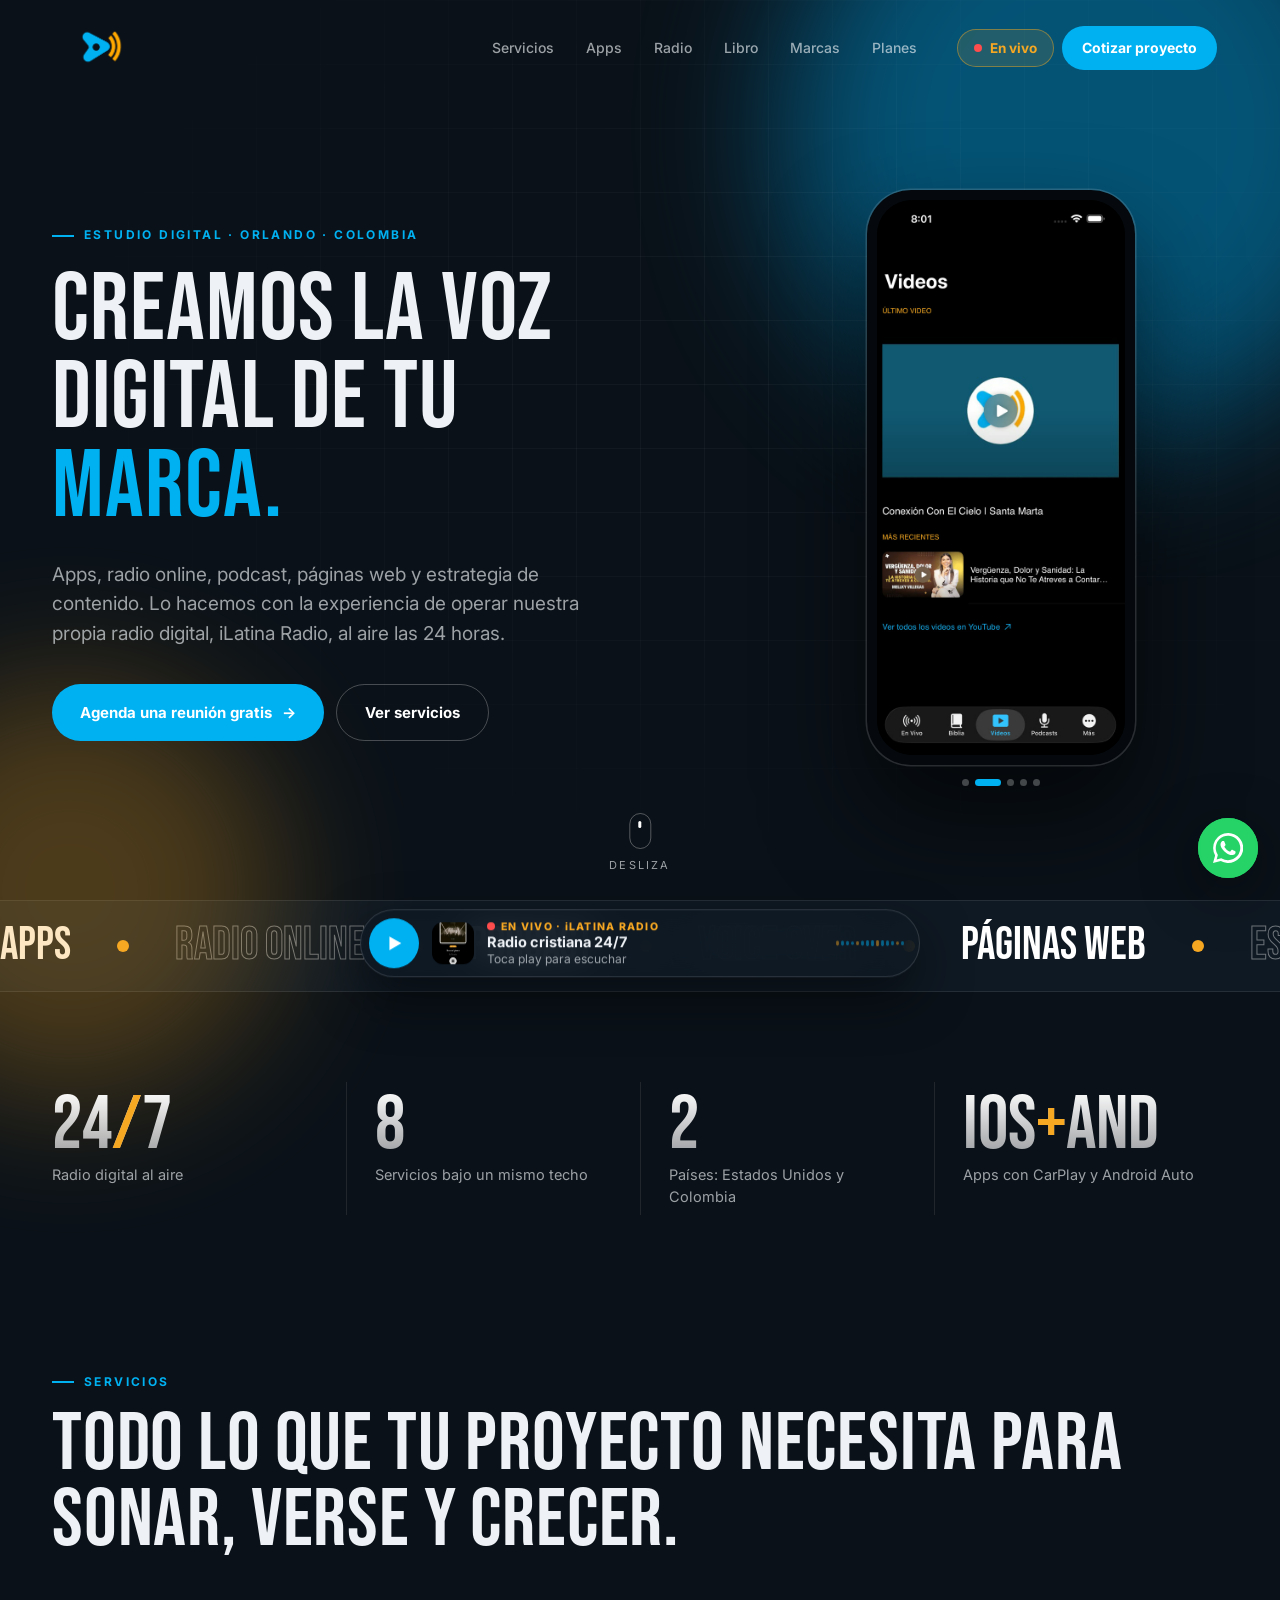
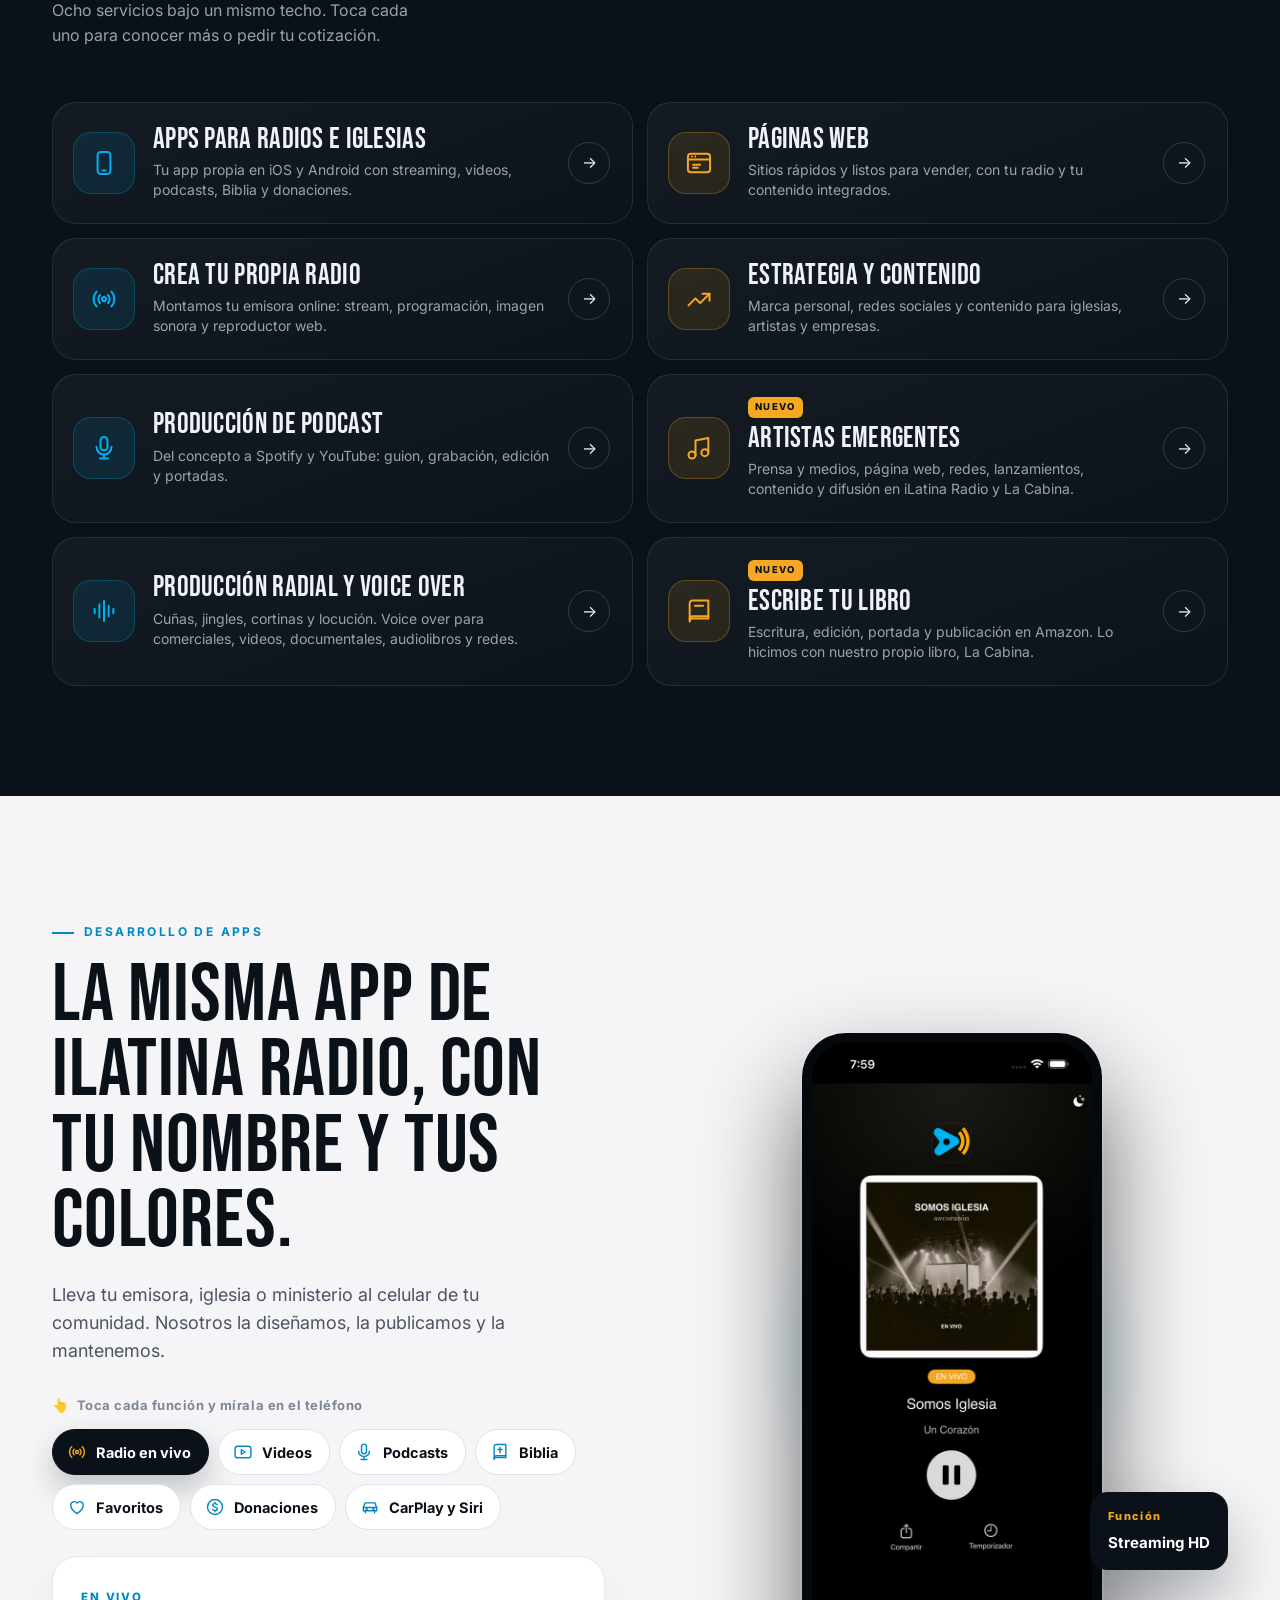
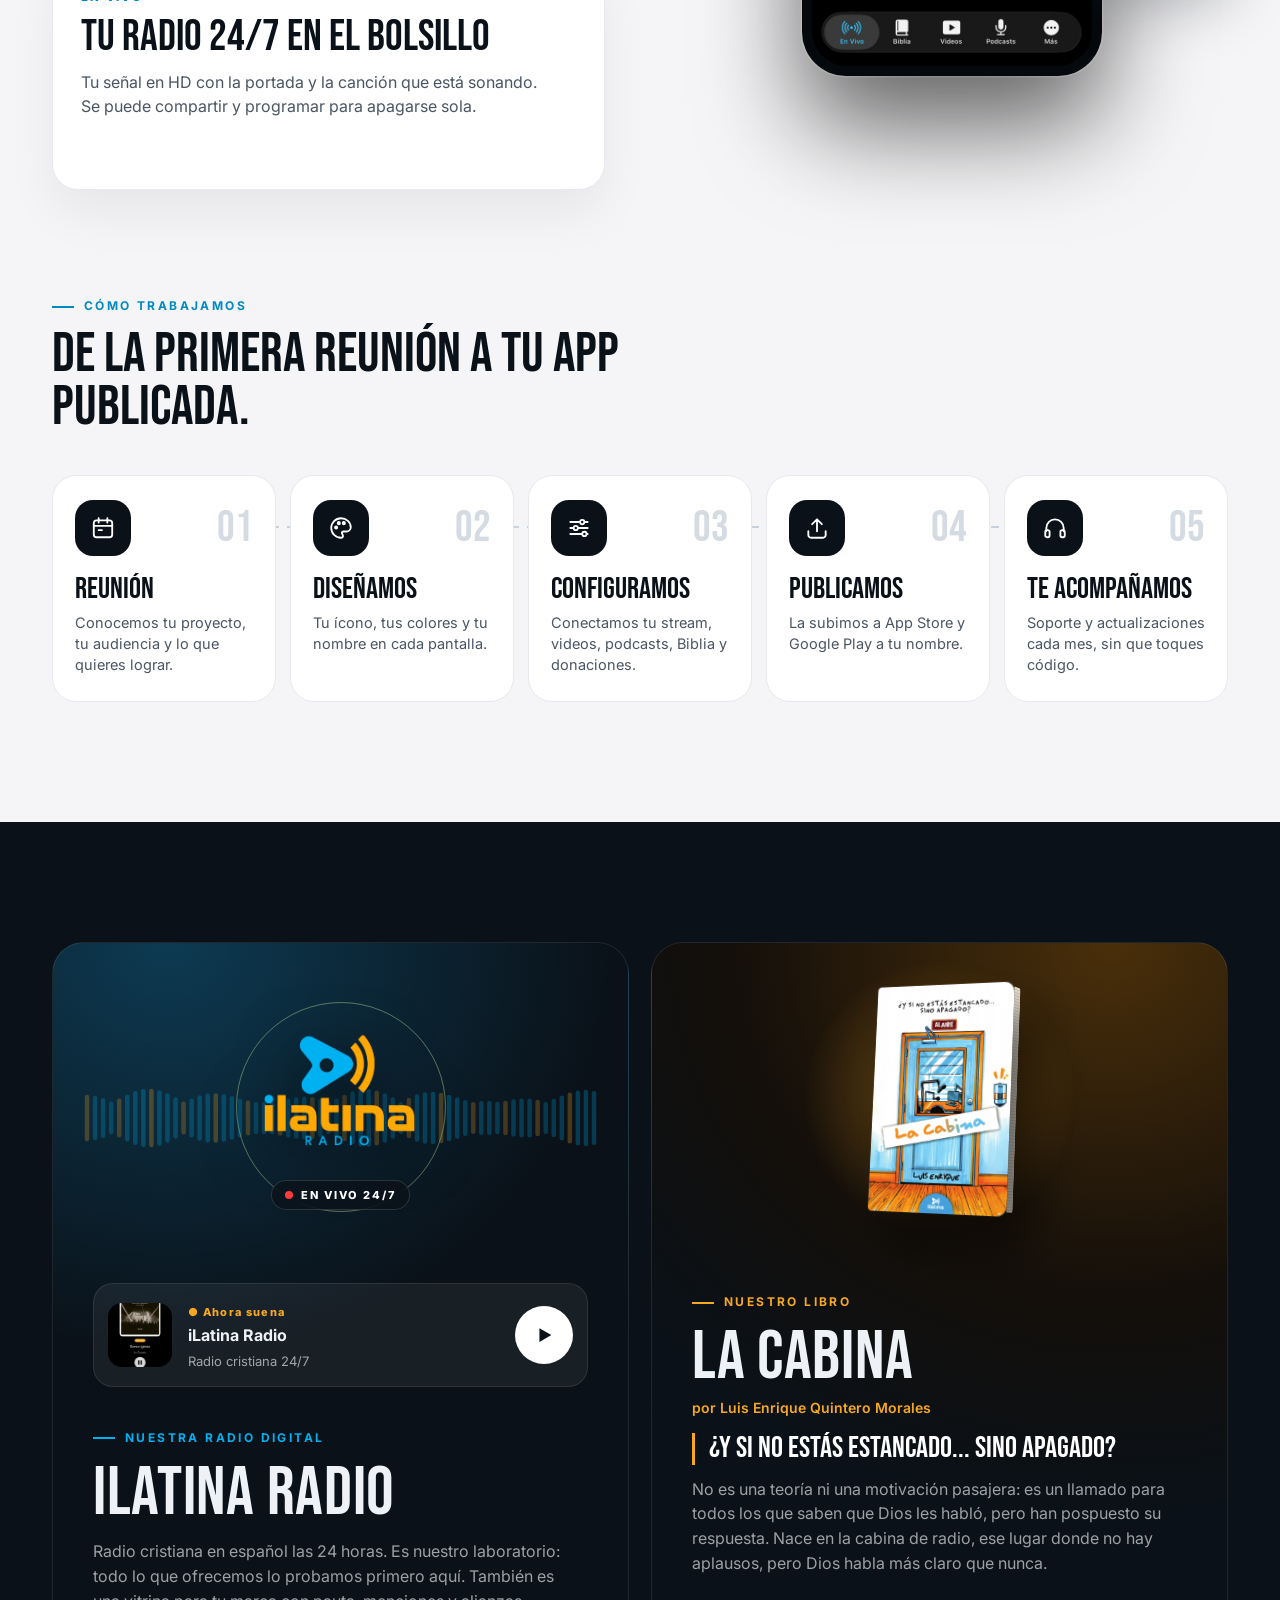
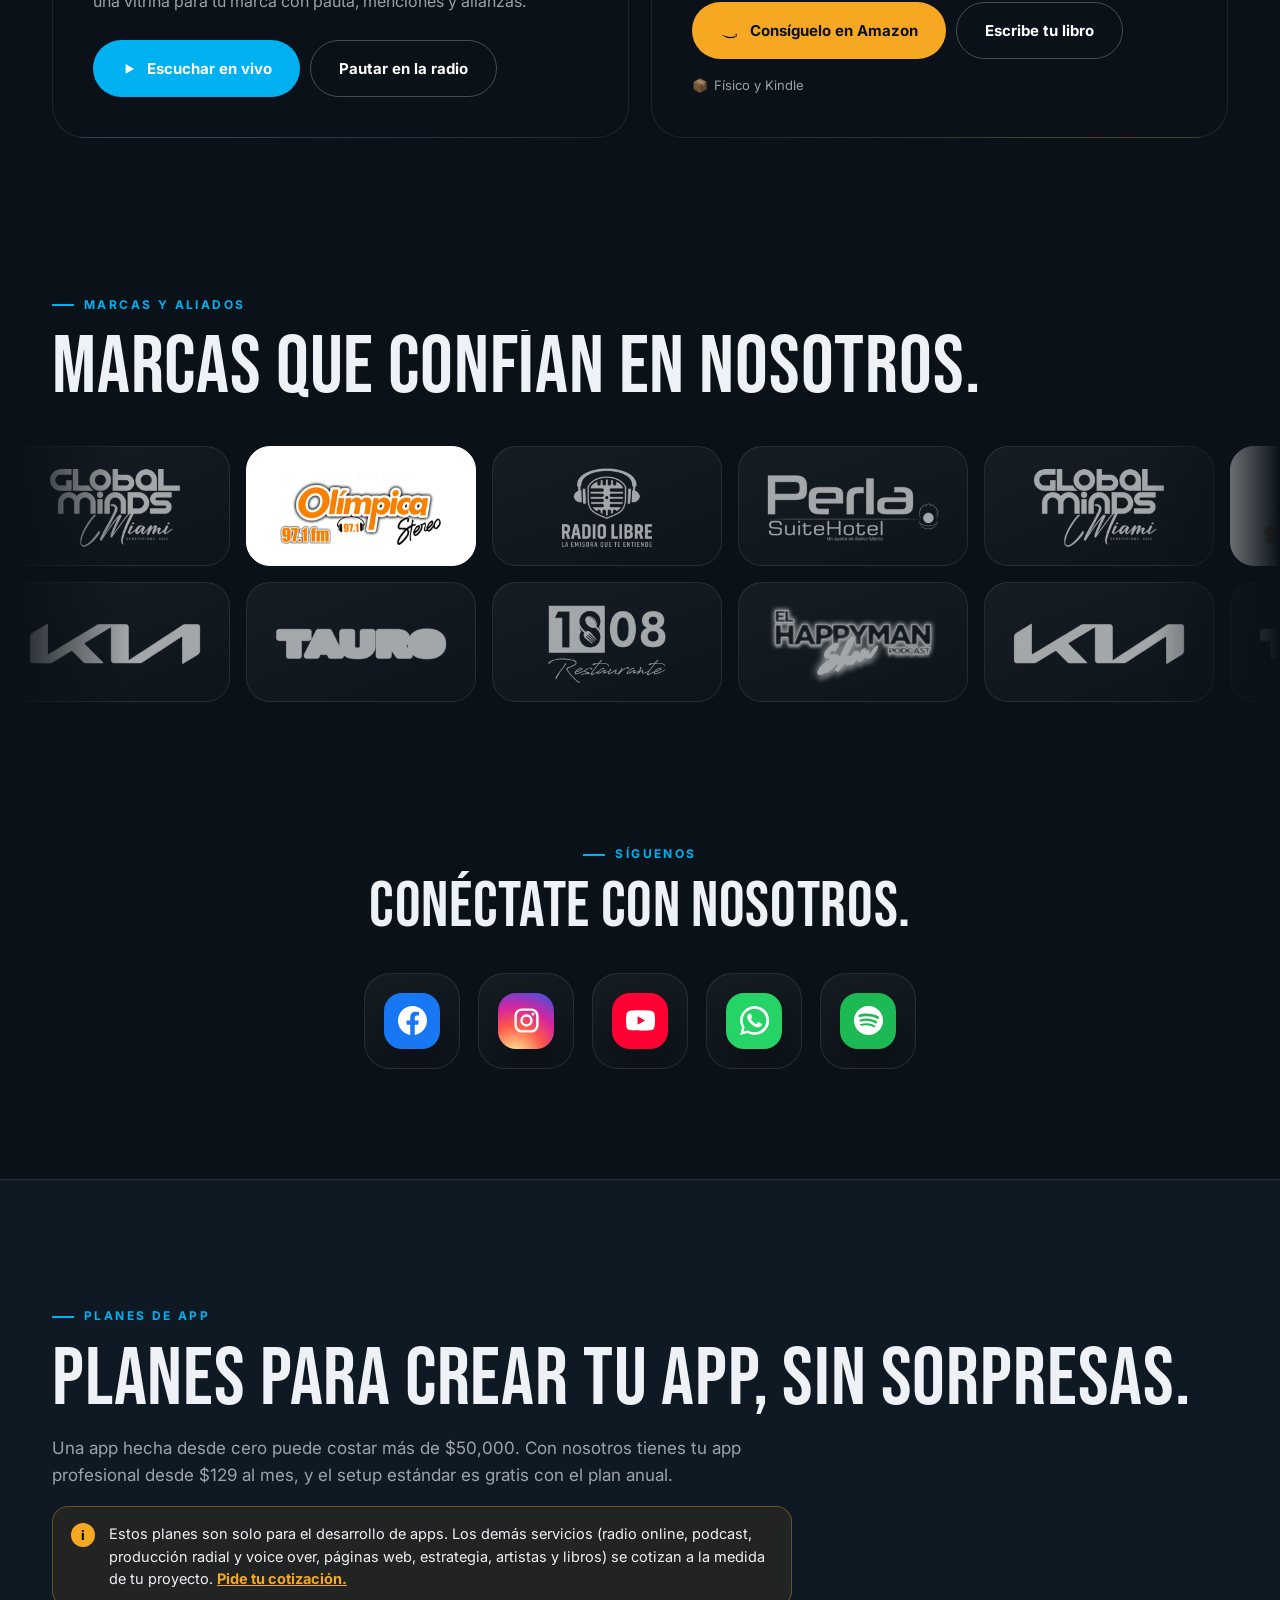
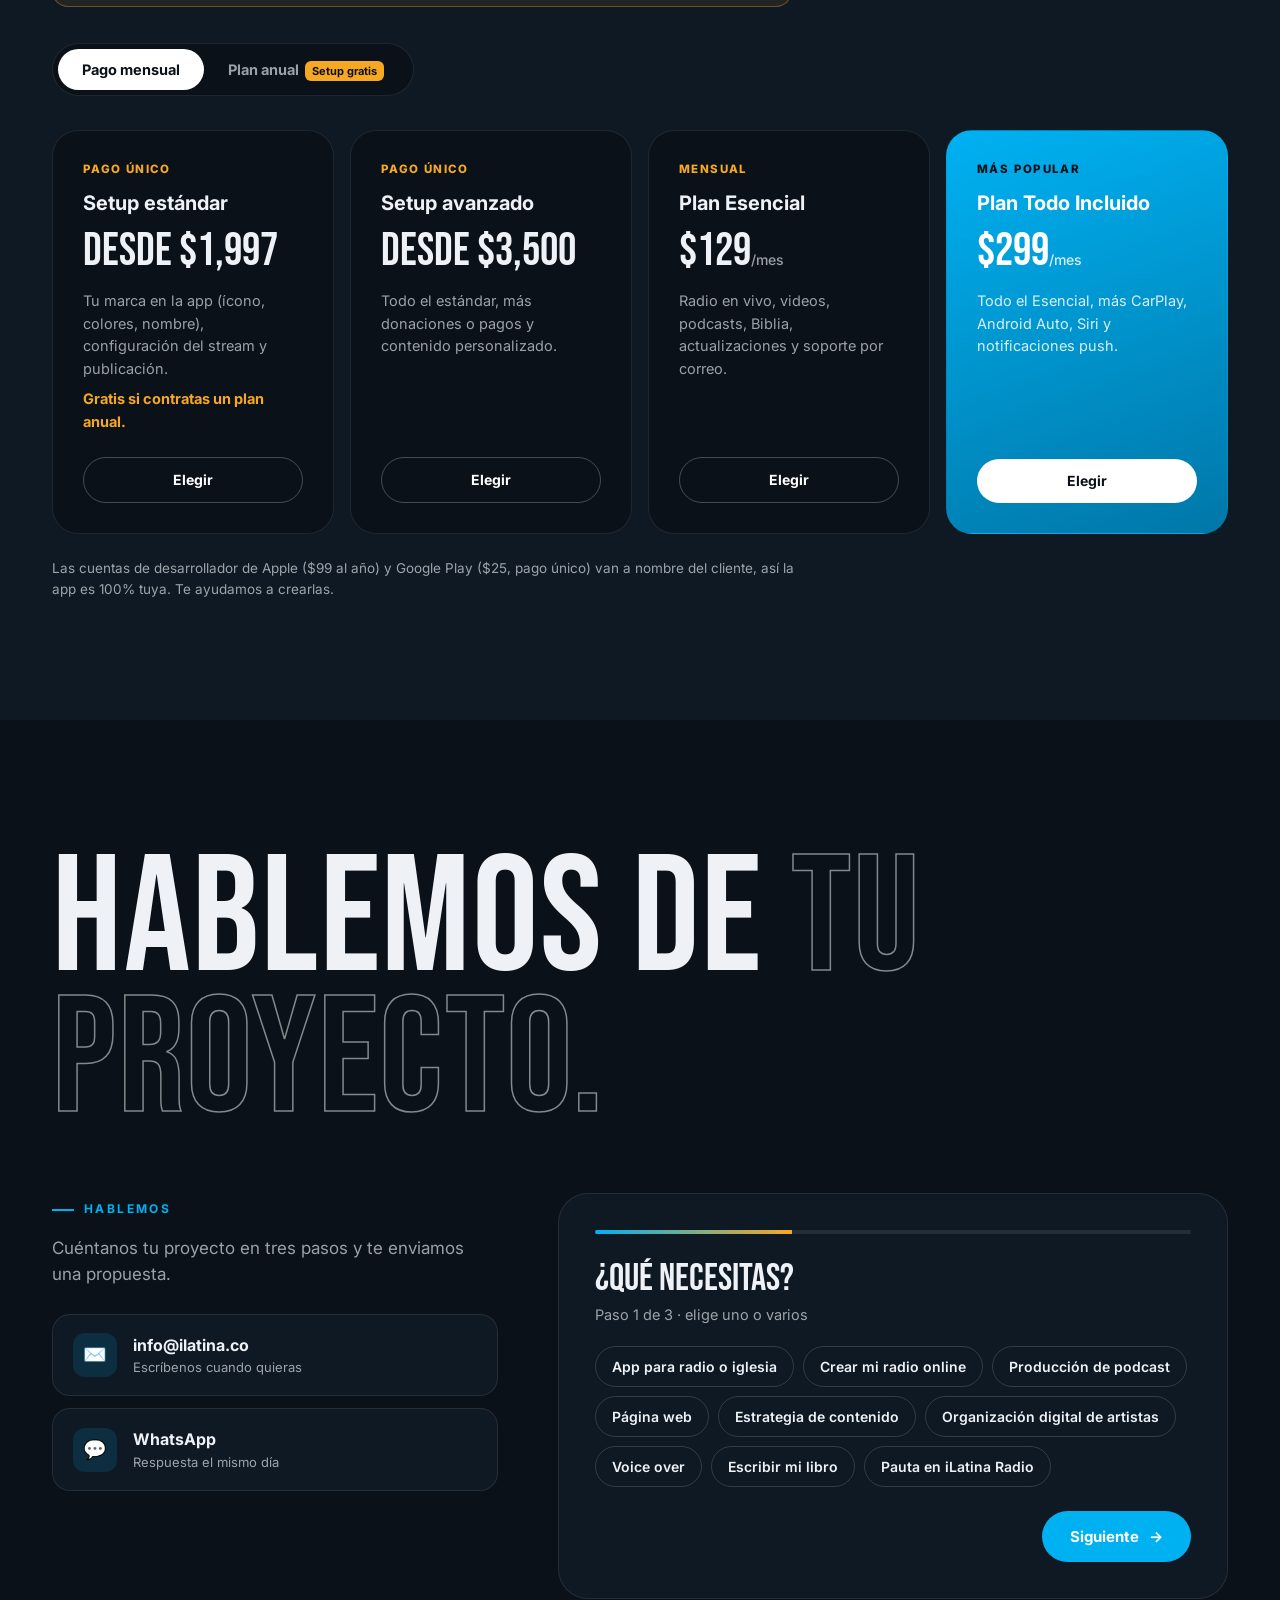
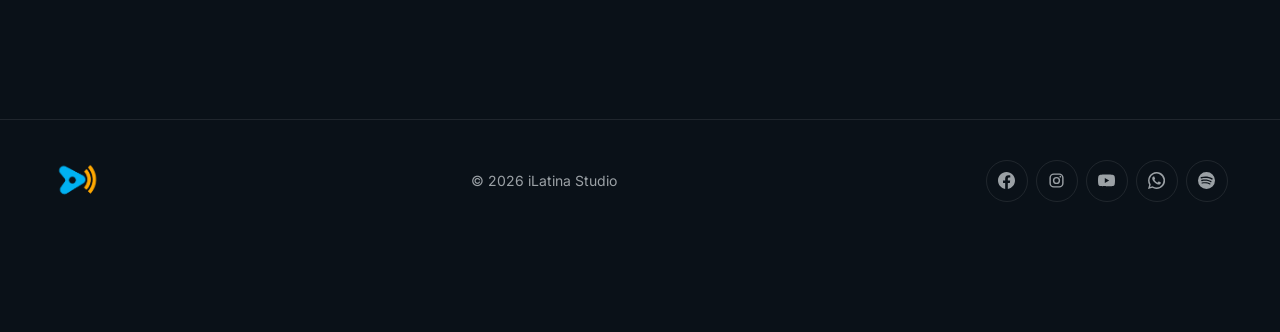
<file: index.html>
<!doctype html>
<html lang="es"><head><meta charset="utf-8"><meta name="viewport" content="width=device-width,initial-scale=1">
<meta name="robots" content="noindex,nofollow"><title>iLatina Studio | Apps, radio online, podcast y contenido digital</title>
<meta name="description" content="iLatina Studio crea apps para radios e iglesias, radios online, podcasts, páginas web y estrategia de contenido para radios, iglesias, artistas y marcas.">
<meta name="theme-color" content="#0a1118">
<link rel="icon" href="img/icono.png">
<link rel="preconnect" href="https://fonts.googleapis.com"><link rel="preconnect" href="https://fonts.gstatic.com" crossorigin>
<link rel="stylesheet" href="https://fonts.googleapis.com/css2?family=Bebas+Neue&family=Inter:wght@400;500;600;700;800&display=swap">
<link rel="stylesheet" href="assets/studio.css">
</head><body>
<div class="progreso" id="progreso"></div>
<div class="luz" id="luz"></div>

<nav class="nav" id="nav"><div class="in"><div class="bar">
<a class="marca" href="#inicio" aria-label="iLatina Studio, ir al inicio"><img src="img/icono.png" alt="iLatina"></a>
<ul>
<li><a href="#servicios">Servicios</a></li><li><a href="#apps">Apps</a></li><li><a href="#radio">Radio</a></li><li><a href="#libro">Libro</a></li><li><a href="#clientes">Marcas</a></li><li><a href="#planes">Planes</a></li>
</ul>
<div class="acc"><button type="button" class="vivob js-play"><span class="punto"></span><span class="lbl">En vivo</span></button><a class="btn sm mag" href="#contacto"><span>Cotizar proyecto</span></a></div>
<button class="hamb" id="hamb" aria-label="Abrir menú"><i></i><i></i></button>
</div></div></nav>
<div class="menu" id="menu">
<a href="#servicios"><small>01</small>Servicios</a><a href="#apps"><small>02</small>Apps</a><a href="#radio"><small>03</small>iLatina Radio</a><a href="#libro"><small>04</small>Libro</a><a href="#clientes"><small>05</small>Marcas</a><a href="#planes"><small>06</small>Planes</a><a href="#contacto"><small>07</small>Cotizar proyecto</a>
</div>

<header class="hero" id="inicio">
<div class="orbe a"></div><div class="orbe b"></div><div class="reja"></div>
<div class="wrap">
<div>
<span class="eti aparece">Estudio digital · Orlando · Colombia</span>
<h1 style="margin-top:22px"><span class="ln"><span>Creamos la voz</span></span><span class="ln"><span>digital de tu</span></span><span class="ln"><span><span class="rota" id="rota"><b class="on">iglesia.</b><b>marca.</b><b>emisora.</b><b>ministerio.</b><b>proyecto.</b></span></span></span></h1>
<p class="lead aparece d1">Apps, radio online, podcast, páginas web y estrategia de contenido. Lo hacemos con la experiencia de operar nuestra propia radio digital, iLatina Radio, al aire las 24 horas.</p>
<div class="acc aparece d2"><a class="btn mag" href="#contacto"><span>Agenda una reunión gratis</span> <span class="fl">→</span></a><a class="btn linea mag" href="#servicios"><span>Ver servicios</span></a></div>
</div>
<div class="escena aparece d3" id="escena">
<div class="tel" id="telHero"><div class="isla"></div><div class="pant" id="pantHero">
<img class="on" src="img/app/en_vivo.jpg" alt=""><img src="img/app/videos.jpg" alt=""><img src="img/app/podcasts.jpg" alt=""><img src="img/app/biblia.jpg" alt=""><img src="img/app/mas.jpg" alt=""></div></div>
<div class="puntos" id="puntosHero"><i class="on"></i><i></i><i></i><i></i><i></i></div>
</div>
</div>
<div class="baja"><i></i>DESLIZA</div>
</header>

<div class="marq" aria-hidden="true"><div class="pista"><span class="ll">Apps</span><em></em><span>Radio online</span><em></em><span class="ll">Podcast</span><em></em><span>Voice over</span><em></em><span class="ll">Páginas web</span><em></em><span>Estrategia</span><em></em><span class="ll">Artistas</span><em></em><span>Libros</span><em></em></div><div class="pista"><span class="ll">Apps</span><em></em><span>Radio online</span><em></em><span class="ll">Podcast</span><em></em><span>Voice over</span><em></em><span class="ll">Páginas web</span><em></em><span>Estrategia</span><em></em><span class="ll">Artistas</span><em></em><span>Libros</span><em></em></div></div>

<section class="cifras"><div class="wrap">
<div class="cifra rv"><b><span class="cont" data-n="24">0</span><em>/</em>7</b><span>Radio digital al aire</span></div>
<div class="cifra rv d-1"><b><span class="cont" data-n="8">0</span></b><span>Servicios bajo un mismo techo</span></div>
<div class="cifra rv d-2"><b><span class="cont" data-n="2">0</span></b><span>Países: Estados Unidos y Colombia</span></div>
<div class="cifra rv d-3"><b>iOS<em>+</em>AND</b><span>Apps con CarPlay y Android Auto</span></div>
</div></section>

<section class="serv" id="servicios"><div class="wrap">
<div class="cab"><div><span class="eti rv">Servicios</span><h2 class="palabras" style="margin-top:16px">Todo lo que tu proyecto necesita para sonar, verse y crecer.</h2></div><p class="rv">Ocho servicios bajo un mismo techo. Toca cada uno para conocer más o pedir tu cotización.</p></div>
<div class="sgrid" id="lista" style="--filas:4">
<div class="scard rv" data-img="0">
<span class="sico"><svg class="ico" viewBox="0 0 24 24" fill="none" stroke="currentColor" stroke-width="1.7" stroke-linecap="round" stroke-linejoin="round" aria-hidden="true"><rect x="6.5" y="2.5" width="11" height="19" rx="2.8"/><path d="M10.5 18.5h3"/></svg></span>
<div class="stx"><h3>Apps para radios e iglesias</h3>
<p>Tu app propia en iOS y Android con streaming, videos, podcasts, Biblia y donaciones.</p>
</div>
<span class="ir" aria-hidden="true">→</span>
</div>
<div class="scard rv d-1" data-img="1">
<span class="sico"><svg class="ico" viewBox="0 0 24 24" fill="none" stroke="currentColor" stroke-width="1.7" stroke-linecap="round" stroke-linejoin="round" aria-hidden="true"><circle cx="12" cy="12" r="1.8"/><path d="M8.6 8.6a4.8 4.8 0 0 0 0 6.8M15.4 8.6a4.8 4.8 0 0 1 0 6.8M5.7 5.7a8.9 8.9 0 0 0 0 12.6M18.3 5.7a8.9 8.9 0 0 1 0 12.6"/></svg></span>
<div class="stx"><h3>Crea tu propia radio</h3>
<p>Montamos tu emisora online: stream, programación, imagen sonora y reproductor web.</p>
</div>
<span class="ir" aria-hidden="true">→</span>
</div>
<div class="scard rv d-2" data-img="2">
<span class="sico"><svg class="ico" viewBox="0 0 24 24" fill="none" stroke="currentColor" stroke-width="1.7" stroke-linecap="round" stroke-linejoin="round" aria-hidden="true"><rect x="9" y="2.5" width="6" height="11.5" rx="3"/><path d="M5.5 11a6.5 6.5 0 0 0 13 0M12 17.5V21M8.5 21h7"/></svg></span>
<div class="stx"><h3>Producción de podcast</h3>
<p>Del concepto a Spotify y YouTube: guion, grabación, edición y portadas.</p>
</div>
<span class="ir" aria-hidden="true">→</span>
</div>
<div class="scard rv d-3" data-img="3">
<span class="sico"><svg class="ico" viewBox="0 0 24 24" fill="none" stroke="currentColor" stroke-width="1.7" stroke-linecap="round" stroke-linejoin="round" aria-hidden="true"><path d="M4 10v4M8 6.5v11M12 3.5v17M16 7.5v9M20 10v4"/></svg></span>
<div class="stx"><h3>Producción radial y voice over</h3>
<p>Cuñas, jingles, cortinas y locución. Voice over para comerciales, videos, documentales, audiolibros y redes.</p>
</div>
<span class="ir" aria-hidden="true">→</span>
</div>
<div class="scard rv" data-img="4">
<span class="sico"><svg class="ico" viewBox="0 0 24 24" fill="none" stroke="currentColor" stroke-width="1.7" stroke-linecap="round" stroke-linejoin="round" aria-hidden="true"><rect x="2.5" y="4" width="19" height="16" rx="2.6"/><path d="M2.5 9h19M6 6.5h.01M8.8 6.5h.01"/><path d="M7 13.5h6M7 16h4"/></svg></span>
<div class="stx"><h3>Páginas web</h3>
<p>Sitios rápidos y listos para vender, con tu radio y tu contenido integrados.</p>
</div>
<span class="ir" aria-hidden="true">→</span>
</div>
<div class="scard rv d-1" data-img="5">
<span class="sico"><svg class="ico" viewBox="0 0 24 24" fill="none" stroke="currentColor" stroke-width="1.7" stroke-linecap="round" stroke-linejoin="round" aria-hidden="true"><path d="M3 17.5l6-6 4 4 8-8"/><path d="M15 7.5h6v6"/></svg></span>
<div class="stx"><h3>Estrategia y contenido</h3>
<p>Marca personal, redes sociales y contenido para iglesias, artistas y empresas.</p>
</div>
<span class="ir" aria-hidden="true">→</span>
</div>
<div class="scard rv d-2" data-img="6">
<span class="sico"><svg class="ico" viewBox="0 0 24 24" fill="none" stroke="currentColor" stroke-width="1.7" stroke-linecap="round" stroke-linejoin="round" aria-hidden="true"><path d="M9 18V5.5l11-2V16"/><circle cx="6" cy="18" r="3"/><circle cx="17" cy="16" r="3"/></svg></span>
<div class="stx"><span class="nuevo">NUEVO</span><h3>Artistas emergentes</h3>
<p>Prensa y medios, página web, redes, lanzamientos, contenido y difusión en iLatina Radio y La Cabina.</p>
</div>
<span class="ir" aria-hidden="true">→</span>
</div>
<div class="scard rv d-3" data-img="7">
<span class="sico"><svg class="ico" viewBox="0 0 24 24" fill="none" stroke="currentColor" stroke-width="1.7" stroke-linecap="round" stroke-linejoin="round" aria-hidden="true"><path d="M4 19V5.5A2.5 2.5 0 0 1 6.5 3H20v15.5H6.5A2.5 2.5 0 0 0 4 21z"/><path d="M4 19a2.5 2.5 0 0 1 2.5-2.5H20M8.5 7.5h7"/></svg></span>
<div class="stx"><span class="nuevo">NUEVO</span><h3>Escribe tu libro</h3>
<p>Escritura, edición, portada y publicación en Amazon. Lo hicimos con nuestro propio libro, La Cabina.</p>
</div>
<span class="ir" aria-hidden="true">→</span>
</div>
</div>
</div>
</section>

<section class="apps" id="apps"><div class="wrap">
<div class="grid">
<div class="izq">
<span class="eti">Desarrollo de apps</span>
<h2>La misma app de iLatina Radio, con tu nombre y tus colores.</h2>
<p class="lead">Lleva tu emisora, iglesia o ministerio al celular de tu comunidad. Nosotros la diseñamos, la publicamos y la mantenemos.</p>
<p class="ayuda"><span class="dedo">👆</span><span>Toca cada función y mírala en el teléfono</span></p>
<div class="tabs" id="tabs" role="tablist" aria-label="Funciones de la app">
<button type="button" role="tab" class="tab on" aria-selected="true" data-i="0" data-s="0" data-t="Streaming HD"><svg class="ico" viewBox="0 0 24 24" fill="none" stroke="currentColor" stroke-width="1.7" stroke-linecap="round" stroke-linejoin="round" aria-hidden="true"><circle cx="12" cy="12" r="1.8"/><path d="M8.6 8.6a4.8 4.8 0 0 0 0 6.8M15.4 8.6a4.8 4.8 0 0 1 0 6.8M5.7 5.7a8.9 8.9 0 0 0 0 12.6M18.3 5.7a8.9 8.9 0 0 1 0 12.6"/></svg><span>Radio en vivo</span><i class="carga"></i></button>
<button type="button" role="tab" class="tab" aria-selected="false" data-i="1" data-s="1" data-t="Se actualiza solo"><svg class="ico" viewBox="0 0 24 24" fill="none" stroke="currentColor" stroke-width="1.7" stroke-linecap="round" stroke-linejoin="round" aria-hidden="true"><rect x="2.5" y="5" width="19" height="14" rx="3.2"/><path d="M10 9.3v5.4l4.6-2.7z"/></svg><span>Videos</span><i class="carga"></i></button>
<button type="button" role="tab" class="tab" aria-selected="false" data-i="2" data-s="2" data-t="Episodios a un toque"><svg class="ico" viewBox="0 0 24 24" fill="none" stroke="currentColor" stroke-width="1.7" stroke-linecap="round" stroke-linejoin="round" aria-hidden="true"><rect x="9" y="2.5" width="6" height="11.5" rx="3"/><path d="M5.5 11a6.5 6.5 0 0 0 13 0M12 17.5V21M8.5 21h7"/></svg><span>Podcasts</span><i class="carga"></i></button>
<button type="button" role="tab" class="tab" aria-selected="false" data-i="3" data-s="3" data-t="Reina-Valera 1960"><svg class="ico" viewBox="0 0 24 24" fill="none" stroke="currentColor" stroke-width="1.7" stroke-linecap="round" stroke-linejoin="round" aria-hidden="true"><path d="M5 19V5.5A2.5 2.5 0 0 1 7.5 3H19v15.5H7.5A2.5 2.5 0 0 0 5 21z"/><path d="M5 19a2.5 2.5 0 0 1 2.5-2.5H19M12 6.5v6.5M9.5 9h5"/></svg><span>Biblia</span><i class="carga"></i></button>
<button type="button" role="tab" class="tab" aria-selected="false" data-i="4" data-s="3" data-t="Lectura y favoritos"><svg class="ico" viewBox="0 0 24 24" fill="none" stroke="currentColor" stroke-width="1.7" stroke-linecap="round" stroke-linejoin="round" aria-hidden="true"><path d="M12 20s-7.5-4.6-7.5-10.3A4.2 4.2 0 0 1 12 7.2a4.2 4.2 0 0 1 7.5 2.5C19.5 15.4 12 20 12 20z"/></svg><span>Favoritos</span><i class="carga"></i></button>
<button type="button" role="tab" class="tab" aria-selected="false" data-i="5" data-s="4" data-t="Pagos integrados"><svg class="ico" viewBox="0 0 24 24" fill="none" stroke="currentColor" stroke-width="1.7" stroke-linecap="round" stroke-linejoin="round" aria-hidden="true"><circle cx="12" cy="12" r="9"/><path d="M14.8 9.3c-.5-.9-1.5-1.4-2.8-1.4-1.6 0-2.8.8-2.8 2 0 2.9 5.7 1.5 5.7 4.3 0 1.2-1.2 2-2.9 2-1.3 0-2.4-.6-2.9-1.5M12 6.2v1.7M12 16.2v1.6"/></svg><span>Donaciones</span><i class="carga"></i></button>
<button type="button" role="tab" class="tab" aria-selected="false" data-i="6" data-s="0" data-t="CarPlay · Android Auto · Siri"><svg class="ico" viewBox="0 0 24 24" fill="none" stroke="currentColor" stroke-width="1.7" stroke-linecap="round" stroke-linejoin="round" aria-hidden="true"><path d="M4 16.5v-4l2.2-5.5h11.6l2.2 5.5v4z"/><path d="M4 12.5h16M6.5 16.5v2.5M17.5 16.5v2.5"/><circle cx="8" cy="14.5" r=".6"/><circle cx="16" cy="14.5" r=".6"/></svg><span>CarPlay y Siri</span><i class="carga"></i></button>
</div>
<div class="detalle" id="detalle">
<div class="det on" role="tabpanel"><span class="k">EN VIVO</span><h3>Tu radio 24/7 en el bolsillo</h3><p>Tu señal en HD con la portada y la canción que está sonando. Se puede compartir y programar para apagarse sola.</p></div>
<div class="det" role="tabpanel"><span class="k">VIDEOS</span><h3>Tu canal de YouTube dentro de la app</h3><p>Cada video nuevo aparece solo, con el último arriba y los más recientes debajo.</p></div>
<div class="det" role="tabpanel"><span class="k">PODCASTS</span><h3>Todos tus episodios a un toque</h3><p>Tu podcast de Spotify con portadas, descripción y reproducción dentro de la app.</p></div>
<div class="det" role="tabpanel"><span class="k">FE</span><h3>La Biblia completa, capítulo a capítulo</h3><p>Reina-Valera 1960 para leer y compartir sin salir de la app.</p></div>
<div class="det" role="tabpanel"><span class="k">FAVORITOS</span><h3>Guarda lo que te habla</h3><p>Tu comunidad marca versículos, episodios y videos para volver a ellos cuando quiera.</p></div>
<div class="det" role="tabpanel"><span class="k">DONACIONES</span><h3>Ofrendas y pagos integrados</h3><p>Un botón de donar siempre a mano, más tu equipo y tus redes sociales en un solo lugar.</p></div>
<div class="det" role="tabpanel"><span class="k">EN EL CARRO</span><h3>CarPlay, Android Auto y Siri</h3><p>Tu radio en la pantalla del carro y con comandos de voz. Y notificaciones push para avisar a tu audiencia.</p></div>
</div>
</div>
<div class="der"><div class="fijo"><div class="halo" id="halo"></div>
<div class="tel" id="telApp"><div class="isla"></div><div class="pant" id="pantApp">
<img class="on" src="img/app/en_vivo.jpg" alt=""><img src="img/app/videos.jpg" alt=""><img src="img/app/podcasts.jpg" alt=""><img src="img/app/biblia.jpg" alt=""><img src="img/app/mas.jpg" alt=""></div></div>
<div class="chip-app"><small>Función</small><b id="chipApp">Streaming HD</b></div>
</div></div>
</div>
<div class="proceso-cab rv"><span class="eti">Cómo trabajamos</span><h3>De la primera reunión a tu app publicada.</h3></div>
<div class="proceso">
<div class="pp rv"><div class="pt"><span class="pi"><svg class="ico" viewBox="0 0 24 24" fill="none" stroke="currentColor" stroke-width="1.7" stroke-linecap="round" stroke-linejoin="round" aria-hidden="true"><rect x="3.5" y="5" width="17" height="15.5" rx="2.6"/><path d="M3.5 10h17M8 3v4M16 3v4M8 14h3"/></svg></span><b>01</b></div><h4>Reunión</h4><span>Conocemos tu proyecto, tu audiencia y lo que quieres lograr.</span></div><div class="pp rv d-1"><div class="pt"><span class="pi"><svg class="ico" viewBox="0 0 24 24" fill="none" stroke="currentColor" stroke-width="1.7" stroke-linecap="round" stroke-linejoin="round" aria-hidden="true"><path d="M12 3a9 9 0 1 0 0 18c1.2 0 1.8-.8 1.8-1.7 0-1.3-1-1.6-1-2.6 0-.9.7-1.5 1.6-1.5H17a4 4 0 0 0 4-4C21 6.6 17 3 12 3z"/><circle cx="7.5" cy="11.5" r="1"/><circle cx="10" cy="7.5" r="1"/><circle cx="14.6" cy="7.5" r="1"/></svg></span><b>02</b></div><h4>Diseñamos</h4><span>Tu ícono, tus colores y tu nombre en cada pantalla.</span></div><div class="pp rv d-2"><div class="pt"><span class="pi"><svg class="ico" viewBox="0 0 24 24" fill="none" stroke="currentColor" stroke-width="1.7" stroke-linecap="round" stroke-linejoin="round" aria-hidden="true"><path d="M4 6.5h9M17 6.5h3M4 12h3M11 12h9M4 17.5h11M19 17.5h1"/><circle cx="15" cy="6.5" r="2"/><circle cx="9" cy="12" r="2"/><circle cx="17" cy="17.5" r="2"/></svg></span><b>03</b></div><h4>Configuramos</h4><span>Conectamos tu stream, videos, podcasts, Biblia y donaciones.</span></div><div class="pp rv d-3"><div class="pt"><span class="pi"><svg class="ico" viewBox="0 0 24 24" fill="none" stroke="currentColor" stroke-width="1.7" stroke-linecap="round" stroke-linejoin="round" aria-hidden="true"><path d="M12 15V4M7.5 8.5 12 4l4.5 4.5"/><path d="M4 15v3.5A2.5 2.5 0 0 0 6.5 21h11a2.5 2.5 0 0 0 2.5-2.5V15"/></svg></span><b>04</b></div><h4>Publicamos</h4><span>La subimos a App Store y Google Play a tu nombre.</span></div><div class="pp rv d-3"><div class="pt"><span class="pi"><svg class="ico" viewBox="0 0 24 24" fill="none" stroke="currentColor" stroke-width="1.7" stroke-linecap="round" stroke-linejoin="round" aria-hidden="true"><path d="M4 15v-3a8 8 0 0 1 16 0v3"/><rect x="3" y="14" width="4" height="6.5" rx="1.6"/><rect x="17" y="14" width="4" height="6.5" rx="1.6"/></svg></span><b>05</b></div><h4>Te acompañamos</h4><span>Soporte y actualizaciones cada mes, sin que toques código.</span></div></div>
</div></section>

<section class="medio"><div class="wrap"><div class="duo">
<div class="bloque radio rv" id="radio">
<div class="viz"><canvas id="viz"></canvas><button type="button" class="logo-radio js-play" aria-label="Escuchar iLatina Radio en vivo"><span class="aro"></span><span class="aro a2"></span><img src="img/logo.png" alt="iLatina Radio"><span class="vivo-tag"><span class="punto"></span> <span class="lbl-vivo">EN VIVO 24/7</span></span></button></div>
<div class="ahora"><img id="artR" src="img/app/en_vivo.jpg" alt=""><div class="tx"><small>● Ahora suena</small><b id="npT">iLatina Radio</b><span id="npA">Radio cristiana 24/7</span></div><button class="bpl js-play" aria-label="Escuchar en vivo"><span class="ic"><svg class="p" viewBox="0 0 24 24"><path d="M7 4.5v15l13-7.5z" fill="currentColor"/></svg><svg class="s" viewBox="0 0 24 24"><path d="M6 4h4v16H6zM14 4h4v16h-4z" fill="currentColor"/></svg></span></button></div>
<div class="cnt"><span class="eti">Nuestra radio digital</span><h2>iLatina Radio</h2>
<p>Radio cristiana en español las 24 horas. Es nuestro laboratorio: todo lo que ofrecemos lo probamos primero aquí. También es una vitrina para tu marca con pauta, menciones y alianzas.</p>
<div class="acc"><button type="button" class="btn js-play mag"><span class="ic"><svg class="p" viewBox="0 0 24 24"><path d="M7 4.5v15l13-7.5z" fill="currentColor"/></svg><svg class="s" viewBox="0 0 24 24"><path d="M6 4h4v16H6zM14 4h4v16h-4z" fill="currentColor"/></svg></span> <span>Escuchar en vivo</span></button><a class="btn linea mag" href="#contacto" data-opc="Pauta"><span>Pautar en la radio</span></a></div></div>
</div>
<div class="bloque libro rv d-1" id="libro">
<div class="tapa"><div class="brillo-l"></div><div class="lib3d"><img src="img/libro.jpg" alt="Portada del libro La Cabina"></div></div>
<div class="cnt"><span class="eti">Nuestro libro</span><h2>La Cabina</h2>
<p class="autor">por <span>Luis Enrique Quintero Morales</span></p>
<p class="frase">¿Y si no estás estancado... sino apagado?</p>
<p>No es una teoría ni una motivación pasajera: es un llamado para todos los que saben que Dios les habló, pero han pospuesto su respuesta. Nace en la cabina de radio, ese lugar donde no hay aplausos, pero Dios habla más claro que nunca.</p>
<div class="acc"><a class="btn amazon mag" href="https://a.co/d/06DYJeY5" target="_blank" rel="noopener"><svg class="amz" viewBox="0 0 24 24" aria-hidden="true"><path fill="currentColor" d="M3.2 16.6c4.9 3 11.2 3.6 16.6.9.4-.2.7.3.4.6-4.4 3.5-12 3.9-17.3-.9-.2-.3 0-.8.3-.6zm17.2-.9c.5.6-.1 2.8-1 3.6-.2.2-.4.1-.3-.1.3-.7.9-2.3.6-2.7-.3-.4-1.9-.2-2.6-.1-.2 0-.3-.2-.1-.3 1.2-.8 3-.6 3.4-.4z"/></svg><span>Consíguelo en Amazon</span></a><a class="btn linea mag" href="#contacto" data-opc="libro"><span>Escribe tu libro</span></a></div>
<span class="formato">📦 <span>Físico y Kindle</span></span></div>
</div>
</div>
</div></section>

<section class="clientes" id="clientes">
<div class="wrap"><div class="cab"><div><span class="eti rv">Marcas y aliados</span><h2 class="palabras" style="margin-top:16px">Marcas que confían en nosotros.</h2></div></div></div>
<div class="fila-m"><div class="pista"><a class="logo" href="https://www.youtube.com/watch?v=bi4ofe-bjtQ" target="_blank" rel="noopener" title="Global Minds Miami"><img src="img/logos/globalminds.png" alt="Global Minds Miami" loading="lazy"></a><span class="logo color" title="Olímpica Stereo"><img src="img/logos/olimpica_stereo.png" alt="Olímpica Stereo" loading="lazy"></span><span class="logo" title="Radio Libre"><img src="img/logos/radio_libre.png" alt="Radio Libre" loading="lazy"></span><span class="logo" title="Hotel Perla Suite"><img src="img/logos/hotel_perla_suite.png" alt="Hotel Perla Suite" loading="lazy"></span><a class="logo" href="https://www.youtube.com/watch?v=bi4ofe-bjtQ" target="_blank" rel="noopener" aria-hidden="true" title="Global Minds Miami"><img src="img/logos/globalminds.png" alt="Global Minds Miami" loading="lazy"></a><span class="logo color" aria-hidden="true" title="Olímpica Stereo"><img src="img/logos/olimpica_stereo.png" alt="Olímpica Stereo" loading="lazy"></span><span class="logo" aria-hidden="true" title="Radio Libre"><img src="img/logos/radio_libre.png" alt="Radio Libre" loading="lazy"></span><span class="logo" aria-hidden="true" title="Hotel Perla Suite"><img src="img/logos/hotel_perla_suite.png" alt="Hotel Perla Suite" loading="lazy"></span></div><div class="pista" aria-hidden="true"><a class="logo" href="https://www.youtube.com/watch?v=bi4ofe-bjtQ" target="_blank" rel="noopener" aria-hidden="true" title="Global Minds Miami"><img src="img/logos/globalminds.png" alt="Global Minds Miami" loading="lazy"></a><span class="logo color" aria-hidden="true" title="Olímpica Stereo"><img src="img/logos/olimpica_stereo.png" alt="Olímpica Stereo" loading="lazy"></span><span class="logo" aria-hidden="true" title="Radio Libre"><img src="img/logos/radio_libre.png" alt="Radio Libre" loading="lazy"></span><span class="logo" aria-hidden="true" title="Hotel Perla Suite"><img src="img/logos/hotel_perla_suite.png" alt="Hotel Perla Suite" loading="lazy"></span><a class="logo" href="https://www.youtube.com/watch?v=bi4ofe-bjtQ" target="_blank" rel="noopener" aria-hidden="true" title="Global Minds Miami"><img src="img/logos/globalminds.png" alt="Global Minds Miami" loading="lazy"></a><span class="logo color" aria-hidden="true" title="Olímpica Stereo"><img src="img/logos/olimpica_stereo.png" alt="Olímpica Stereo" loading="lazy"></span><span class="logo" aria-hidden="true" title="Radio Libre"><img src="img/logos/radio_libre.png" alt="Radio Libre" loading="lazy"></span><span class="logo" aria-hidden="true" title="Hotel Perla Suite"><img src="img/logos/hotel_perla_suite.png" alt="Hotel Perla Suite" loading="lazy"></span></div></div>
<div class="fila-m inv"><div class="pista"><span class="logo" title="Kia"><img src="img/logos/kia.png" alt="Kia" loading="lazy"></span><span class="logo" title="Tauro"><img src="img/logos/tauro.png" alt="Tauro" loading="lazy"></span><span class="logo" title="Restaurante 1808"><img src="img/logos/restaurante_1808.png" alt="Restaurante 1808" loading="lazy"></span><span class="logo" title="El Happyman Show"><img src="img/logos/happyman_show.png" alt="El Happyman Show" loading="lazy"></span><span class="logo" aria-hidden="true" title="Kia"><img src="img/logos/kia.png" alt="Kia" loading="lazy"></span><span class="logo" aria-hidden="true" title="Tauro"><img src="img/logos/tauro.png" alt="Tauro" loading="lazy"></span><span class="logo" aria-hidden="true" title="Restaurante 1808"><img src="img/logos/restaurante_1808.png" alt="Restaurante 1808" loading="lazy"></span><span class="logo" aria-hidden="true" title="El Happyman Show"><img src="img/logos/happyman_show.png" alt="El Happyman Show" loading="lazy"></span></div><div class="pista" aria-hidden="true"><span class="logo" aria-hidden="true" title="Kia"><img src="img/logos/kia.png" alt="Kia" loading="lazy"></span><span class="logo" aria-hidden="true" title="Tauro"><img src="img/logos/tauro.png" alt="Tauro" loading="lazy"></span><span class="logo" aria-hidden="true" title="Restaurante 1808"><img src="img/logos/restaurante_1808.png" alt="Restaurante 1808" loading="lazy"></span><span class="logo" aria-hidden="true" title="El Happyman Show"><img src="img/logos/happyman_show.png" alt="El Happyman Show" loading="lazy"></span><span class="logo" aria-hidden="true" title="Kia"><img src="img/logos/kia.png" alt="Kia" loading="lazy"></span><span class="logo" aria-hidden="true" title="Tauro"><img src="img/logos/tauro.png" alt="Tauro" loading="lazy"></span><span class="logo" aria-hidden="true" title="Restaurante 1808"><img src="img/logos/restaurante_1808.png" alt="Restaurante 1808" loading="lazy"></span><span class="logo" aria-hidden="true" title="El Happyman Show"><img src="img/logos/happyman_show.png" alt="El Happyman Show" loading="lazy"></span></div></div>
</section>

<section class="redes-s" id="redes"><div class="wrap">
<div class="redes-cab rv"><span class="eti">Síguenos</span><h2>Conéctate con nosotros.</h2></div>
<div class="redes-grid">
<a class="red red-facebook rv" href="https://www.facebook.com/iLatinaRadio" target="_blank" rel="noopener" aria-label="Facebook" title="Facebook"><span class="ri"><svg viewBox="0 0 24 24" aria-hidden="true"><path fill="currentColor" d="M24 12.07C24 5.4 18.63 0 12 0S0 5.4 0 12.07C0 18.1 4.39 23.1 10.13 24v-8.44H7.08v-3.49h3.04V9.41c0-3.02 1.8-4.7 4.54-4.7 1.31 0 2.68.24 2.68.24v2.97h-1.5c-1.5 0-1.96.93-1.96 1.89v2.26h3.33l-.53 3.5h-2.8V24C19.62 23.1 24 18.1 24 12.07"/></svg></span></a>
<a class="red red-instagram rv d-1" href="https://www.instagram.com/ilatinaradio/" target="_blank" rel="noopener" aria-label="Instagram" title="Instagram"><span class="ri"><svg viewBox="0 0 24 24" aria-hidden="true"><rect x="3" y="3" width="18" height="18" rx="5.2" fill="none" stroke="currentColor" stroke-width="2"/><circle cx="12" cy="12" r="4.1" fill="none" stroke="currentColor" stroke-width="2"/><circle cx="17.4" cy="6.6" r="1.25" fill="currentColor"/></svg></span></a>
<a class="red red-youtube rv d-2" href="https://www.youtube.com/@ilatinaradio" target="_blank" rel="noopener" aria-label="YouTube" title="YouTube"><span class="ri"><svg viewBox="0 0 24 24" aria-hidden="true"><path fill="currentColor" d="M23.5 6.2a3 3 0 0 0-2.1-2.1C19.5 3.6 12 3.6 12 3.6s-7.5 0-9.4.5A3 3 0 0 0 .5 6.2 31 31 0 0 0 0 12a31 31 0 0 0 .5 5.8 3 3 0 0 0 2.1 2.1c1.9.5 9.4.5 9.4.5s7.5 0 9.4-.5a3 3 0 0 0 2.1-2.1A31 31 0 0 0 24 12a31 31 0 0 0-.5-5.8zM9.6 15.6V8.4l6.2 3.6z"/></svg></span></a>
<a class="red red-whatsapp rv" href="https://wa.link/ziw3dm" target="_blank" rel="noopener" aria-label="WhatsApp" title="WhatsApp"><span class="ri"><svg viewBox="0 0 24 24" aria-hidden="true"><path fill="currentColor" d="M17.5 14.4c-.3-.1-1.8-.9-2-1-.3-.1-.5-.1-.7.1-.2.3-.8 1-.9 1.2-.2.2-.3.2-.6.1-.3-.1-1.3-.5-2.4-1.5-.9-.8-1.5-1.8-1.7-2.1-.2-.3 0-.5.1-.6l.4-.5c.2-.2.2-.3.3-.5.1-.2 0-.4 0-.5l-.9-2.2c-.2-.6-.5-.5-.7-.5h-.6c-.2 0-.5.1-.8.4-.3.3-1 1-1 2.5s1.1 2.9 1.2 3.1c.1.2 2.1 3.2 5.1 4.5.7.3 1.3.5 1.7.6.7.2 1.4.2 1.9.1.6-.1 1.8-.7 2-1.4.2-.7.2-1.3.2-1.4-.1-.1-.3-.2-.6-.3zM12 21.8a9.8 9.8 0 0 1-5-1.4l-.4-.2-3.7 1 1-3.6-.2-.4A9.8 9.8 0 1 1 12 21.8zM12 0a12 12 0 0 0-10.3 18L0 24l6.2-1.6A12 12 0 1 0 12 0z"/></svg></span></a>
<a class="red red-spotify rv d-1" href="https://open.spotify.com/show/7D1IcJIOmCBuLYSZOc2mAf" target="_blank" rel="noopener" aria-label="Spotify" title="Spotify"><span class="ri"><svg viewBox="0 0 24 24" aria-hidden="true"><path fill="currentColor" d="M12 0a12 12 0 1 0 0 24 12 12 0 0 0 0-24zm5.5 17.3a.75.75 0 0 1-1 .25c-2.8-1.7-6.4-2.1-10.6-1.2a.75.75 0 1 1-.3-1.5c4.6-1 8.6-.6 11.7 1.4.4.2.5.7.2 1.05zm1.5-3.3a.94.94 0 0 1-1.3.3c-3.2-2-8.2-2.6-12-1.4a.94.94 0 1 1-.55-1.8c4.4-1.3 9.8-.7 13.5 1.6.45.3.6.9.35 1.3zm.1-3.4C15.2 8.3 8.8 8.1 5.1 9.2a1.1 1.1 0 1 1-.65-2.15c4.3-1.3 11.3-1.05 15.8 1.6a1.1 1.1 0 0 1-1.15 1.9z"/></svg></span></a>
</div>
</div></section>

<section class="planes" id="planes"><div class="wrap">
<span class="eti rv">Planes de app</span>
<h2 class="palabras" style="margin-top:16px">Planes para crear tu app, sin sorpresas.</h2>
<p class="intro rv">Una app hecha desde cero puede costar más de $50,000. Con nosotros tienes tu app profesional desde $129 al mes, y el setup estándar es gratis con el plan anual.</p>
<p class="aviso rv"><span><span>Estos planes son solo para el desarrollo de apps. Los demás servicios (radio online, podcast, producción radial y voice over, páginas web, estrategia, artistas y libros) se cotizan a la medida de tu proyecto.</span> <a href="#contacto">Pide tu cotización.</a></span></p>
<div class="interr rv" id="interr"><span class="bola" id="bola"></span><button class="on" data-m="mes"><span>Pago mensual</span></button><button data-m="anual"><span>Plan anual</span><em>Setup gratis</em></button></div>
<div class="grid4" id="grid4">
<div class="plan gr rv"><span class="tag">PAGO ÚNICO</span><h3>Setup estándar</h3><div class="pr"><span class="base"><span>Desde $1,997</span></span><span class="alt" style="color:var(--naranja)"><span>$0</span><small>con plan anual</small></span></div><p><span>Tu marca en la app (ícono, colores, nombre), configuración del stream y publicación.</span><span class="gratis">Gratis si contratas un plan anual.</span></p><a class="btn linea sm" href="#contacto" data-opc="App"><span>Elegir</span></a></div>
<div class="plan rv d-1"><span class="tag">PAGO ÚNICO</span><h3>Setup avanzado</h3><div class="pr"><span class="base"><span>Desde $3,500</span></span></div><p><span>Todo el estándar, más donaciones o pagos y contenido personalizado.</span></p><a class="btn linea sm" href="#contacto" data-opc="App"><span>Elegir</span></a></div>
<div class="plan rv d-2"><span class="tag">MENSUAL</span><h3>Plan Esencial</h3><div class="pr"><span class="base"><span>$129</span><small>/mes</small></span></div><p><span>Radio en vivo, videos, podcasts, Biblia, actualizaciones y soporte por correo.</span></p><a class="btn linea sm" href="#contacto" data-opc="App"><span>Elegir</span></a></div>
<div class="plan top rv d-3"><span class="brillo"></span><span class="tag">MÁS POPULAR</span><h3>Plan Todo Incluido</h3><div class="pr"><span class="base"><span>$299</span><small>/mes</small></span></div><p><span>Todo el Esencial, más CarPlay, Android Auto, Siri y notificaciones push.</span></p><a class="btn sm" href="#contacto" data-opc="App"><span>Elegir</span></a></div>
</div>
<p class="nota rv">Las cuentas de desarrollador de Apple ($99 al año) y Google Play ($25, pago único) van a nombre del cliente, así la app es 100% tuya. Te ayudamos a crearlas.</p>
</div></section>

<section class="contacto" id="contacto"><div class="wrap">
<h2 class="grande palabras"><span class="g1">Hablemos de</span> <span>tu proyecto.</span></h2>
<div class="grid">
<div class="rv"><span class="eti">Hablemos</span><p style="color:var(--suave);font-size:17px;margin-top:16px;max-width:420px">Cuéntanos tu proyecto en tres pasos y te enviamos una propuesta.</p>
<div class="datos">
<a class="dato" href="mailto:info@ilatina.co"><i>✉️</i><div><b>info@ilatina.co</b><small>Escríbenos cuando quieras</small></div></a>
<a class="dato" href="https://wa.link/ziw3dm" target="_blank" rel="noopener"><i>💬</i><div><b>WhatsApp</b><small>Respuesta el mismo día</small></div></a></div></div>
<form class="form rv d-1" id="form" onsubmit="return false">
<div class="fbarra"><i id="fbarra"></i></div>
<div class="fpaso on" data-p="1"><h3>¿Qué necesitas?</h3><p>Paso 1 de 3 · elige uno o varios</p>
<div class="opc" id="opc"><button type="button">App para radio o iglesia</button><button type="button">Crear mi radio online</button><button type="button">Producción de podcast</button><button type="button">Página web</button><button type="button">Estrategia de contenido</button><button type="button">Organización digital de artistas</button><button type="button">Voice over</button><button type="button">Escribir mi libro</button><button type="button">Pauta en iLatina Radio</button></div>
<div class="fnav"><span></span><button type="button" class="btn sig">Siguiente <span class="fl">→</span></button></div></div>
<div class="fpaso" data-p="2"><h3>¿Con quién hablamos?</h3><p>Paso 2 de 3</p>
<div class="campo"><input id="fn" placeholder=" " autocomplete="name" maxlength="120"><label for="fn">Nombre</label></div>
<div class="campo"><input id="fc" placeholder=" " autocomplete="email" maxlength="160"><label for="fc">Correo o WhatsApp</label></div>
<input id="fweb" tabindex="-1" autocomplete="off" style="position:absolute;left:-9999px" aria-hidden="true">
<div class="fnav"><button type="button" class="atras">← Atrás</button><button type="button" class="btn sig">Siguiente <span class="fl">→</span></button></div></div>
<div class="fpaso" data-p="3"><h3>Cuéntanos un poco más</h3><p>Paso 3 de 3</p>
<div class="campo"><textarea id="fm" placeholder=" " maxlength="3000"></textarea><label for="fm">Mensaje</label></div>
<div class="fnav"><button type="button" class="atras">← Atrás</button><button type="button" class="btn" id="enviar"><span>Solicitar propuesta</span> <span class="fl">→</span></button></div></div>
<div class="fpaso" data-p="4"><div class="listo"><div class="ok">✓</div><h3>¡Recibido!</h3><p style="color:var(--suave)">Gracias por escribirnos. Te responderemos muy pronto con una propuesta.</p></div></div>
</form>
</div>
</div></section>

<footer><div class="wrap"><img src="img/icono.png" alt="iLatina Studio"><span>© 2026 iLatina Studio</span><div class="redes">
<a href="https://www.facebook.com/iLatinaRadio" aria-label="Facebook" target="_blank" rel="noopener"><svg viewBox="0 0 24 24" aria-hidden="true"><path fill="currentColor" d="M24 12.07C24 5.4 18.63 0 12 0S0 5.4 0 12.07C0 18.1 4.39 23.1 10.13 24v-8.44H7.08v-3.49h3.04V9.41c0-3.02 1.8-4.7 4.54-4.7 1.31 0 2.68.24 2.68.24v2.97h-1.5c-1.5 0-1.96.93-1.96 1.89v2.26h3.33l-.53 3.5h-2.8V24C19.62 23.1 24 18.1 24 12.07"/></svg></a>
<a href="https://www.instagram.com/ilatinaradio/" aria-label="Instagram" target="_blank" rel="noopener"><svg viewBox="0 0 24 24" aria-hidden="true"><rect x="3" y="3" width="18" height="18" rx="5.2" fill="none" stroke="currentColor" stroke-width="2"/><circle cx="12" cy="12" r="4.1" fill="none" stroke="currentColor" stroke-width="2"/><circle cx="17.4" cy="6.6" r="1.25" fill="currentColor"/></svg></a>
<a href="https://www.youtube.com/@ilatinaradio" aria-label="YouTube" target="_blank" rel="noopener"><svg viewBox="0 0 24 24" aria-hidden="true"><path fill="currentColor" d="M23.5 6.2a3 3 0 0 0-2.1-2.1C19.5 3.6 12 3.6 12 3.6s-7.5 0-9.4.5A3 3 0 0 0 .5 6.2 31 31 0 0 0 0 12a31 31 0 0 0 .5 5.8 3 3 0 0 0 2.1 2.1c1.9.5 9.4.5 9.4.5s7.5 0 9.4-.5a3 3 0 0 0 2.1-2.1A31 31 0 0 0 24 12a31 31 0 0 0-.5-5.8zM9.6 15.6V8.4l6.2 3.6z"/></svg></a>
<a href="https://wa.link/ziw3dm" aria-label="WhatsApp" target="_blank" rel="noopener"><svg viewBox="0 0 24 24" aria-hidden="true"><path fill="currentColor" d="M17.5 14.4c-.3-.1-1.8-.9-2-1-.3-.1-.5-.1-.7.1-.2.3-.8 1-.9 1.2-.2.2-.3.2-.6.1-.3-.1-1.3-.5-2.4-1.5-.9-.8-1.5-1.8-1.7-2.1-.2-.3 0-.5.1-.6l.4-.5c.2-.2.2-.3.3-.5.1-.2 0-.4 0-.5l-.9-2.2c-.2-.6-.5-.5-.7-.5h-.6c-.2 0-.5.1-.8.4-.3.3-1 1-1 2.5s1.1 2.9 1.2 3.1c.1.2 2.1 3.2 5.1 4.5.7.3 1.3.5 1.7.6.7.2 1.4.2 1.9.1.6-.1 1.8-.7 2-1.4.2-.7.2-1.3.2-1.4-.1-.1-.3-.2-.6-.3zM12 21.8a9.8 9.8 0 0 1-5-1.4l-.4-.2-3.7 1 1-3.6-.2-.4A9.8 9.8 0 1 1 12 21.8zM12 0a12 12 0 0 0-10.3 18L0 24l6.2-1.6A12 12 0 1 0 12 0z"/></svg></a>
<a href="https://open.spotify.com/show/7D1IcJIOmCBuLYSZOc2mAf" aria-label="Spotify" target="_blank" rel="noopener"><svg viewBox="0 0 24 24" aria-hidden="true"><path fill="currentColor" d="M12 0a12 12 0 1 0 0 24 12 12 0 0 0 0-24zm5.5 17.3a.75.75 0 0 1-1 .25c-2.8-1.7-6.4-2.1-10.6-1.2a.75.75 0 1 1-.3-1.5c4.6-1 8.6-.6 11.7 1.4.4.2.5.7.2 1.05zm1.5-3.3a.94.94 0 0 1-1.3.3c-3.2-2-8.2-2.6-12-1.4a.94.94 0 1 1-.55-1.8c4.4-1.3 9.8-.7 13.5 1.6.45.3.6.9.35 1.3zm.1-3.4C15.2 8.3 8.8 8.1 5.1 9.2a1.1 1.1 0 1 1-.65-2.15c4.3-1.3 11.3-1.05 15.8 1.6a1.1 1.1 0 0 1-1.15 1.9z"/></svg></a>
</div></div></footer>

<div class="flot" id="flot">
<button class="bpl js-play" aria-label="Reproducir iLatina Radio en vivo"><span class="ic"><svg class="p" viewBox="0 0 24 24"><path d="M7 4.5v15l13-7.5z" fill="currentColor"/></svg><svg class="s" viewBox="0 0 24 24"><path d="M6 4h4v16H6zM14 4h4v16h-4z" fill="currentColor"/></svg></span></button>
<img id="artF" src="img/app/en_vivo.jpg" alt="">
<div class="tx"><small><span class="punto"></span>EN VIVO · iLATINA RADIO</small><b id="npT2">Radio cristiana 24/7</b><span id="npA2">Toca play para escuchar</span></div>
<canvas id="vizMini" width="140" height="60"></canvas>
</div>
<a class="wa-flot" href="https://wa.link/ziw3dm" target="_blank" rel="noopener" aria-label="Escríbenos por WhatsApp"><span class="wa-tx">¿Hablamos por WhatsApp?</span><span class="wa-ic"><svg viewBox="0 0 24 24" aria-hidden="true"><path fill="currentColor" d="M17.5 14.4c-.3-.1-1.8-.9-2-1-.3-.1-.5-.1-.7.1-.2.3-.8 1-.9 1.2-.2.2-.3.2-.6.1-.3-.1-1.3-.5-2.4-1.5-.9-.8-1.5-1.8-1.7-2.1-.2-.3 0-.5.1-.6l.4-.5c.2-.2.2-.3.3-.5.1-.2 0-.4 0-.5l-.9-2.2c-.2-.6-.5-.5-.7-.5h-.6c-.2 0-.5.1-.8.4-.3.3-1 1-1 2.5s1.1 2.9 1.2 3.1c.1.2 2.1 3.2 5.1 4.5.7.3 1.3.5 1.7.6.7.2 1.4.2 1.9.1.6-.1 1.8-.7 2-1.4.2-.7.2-1.3.2-1.4-.1-.1-.3-.2-.6-.3zM12 21.8a9.8 9.8 0 0 1-5-1.4l-.4-.2-3.7 1 1-3.6-.2-.4A9.8 9.8 0 1 1 12 21.8zM12 0a12 12 0 0 0-10.3 18L0 24l6.2-1.6A12 12 0 1 0 12 0z"/></svg></span></a><audio id="radioA" preload="none" crossorigin="anonymous" src="https://stream.ilatina.co/listen/ilatina_radio/radio.mp3"></audio>

<script>window.STUDIO={"np":"https://stream.ilatina.co/api/nowplaying/ilatina_radio","editando":false,"login":false,"csrf":null,"panel":null,"usuario":null};</script>
<script>(function(){var f=window.fetch;window.fetch=function(u,o){if(String(u).indexOf('api/studio.php')>-1){return Promise.resolve(new Response(JSON.stringify({ok:false,error:'Esta es una página de prueba: el formulario se activará cuando lancemos la web.'}),{headers:{'Content-Type':'application/json'}}))}return f.apply(this,arguments)}})();</script>
<script src="assets/studio.js"></script>
</body></html>
</file>
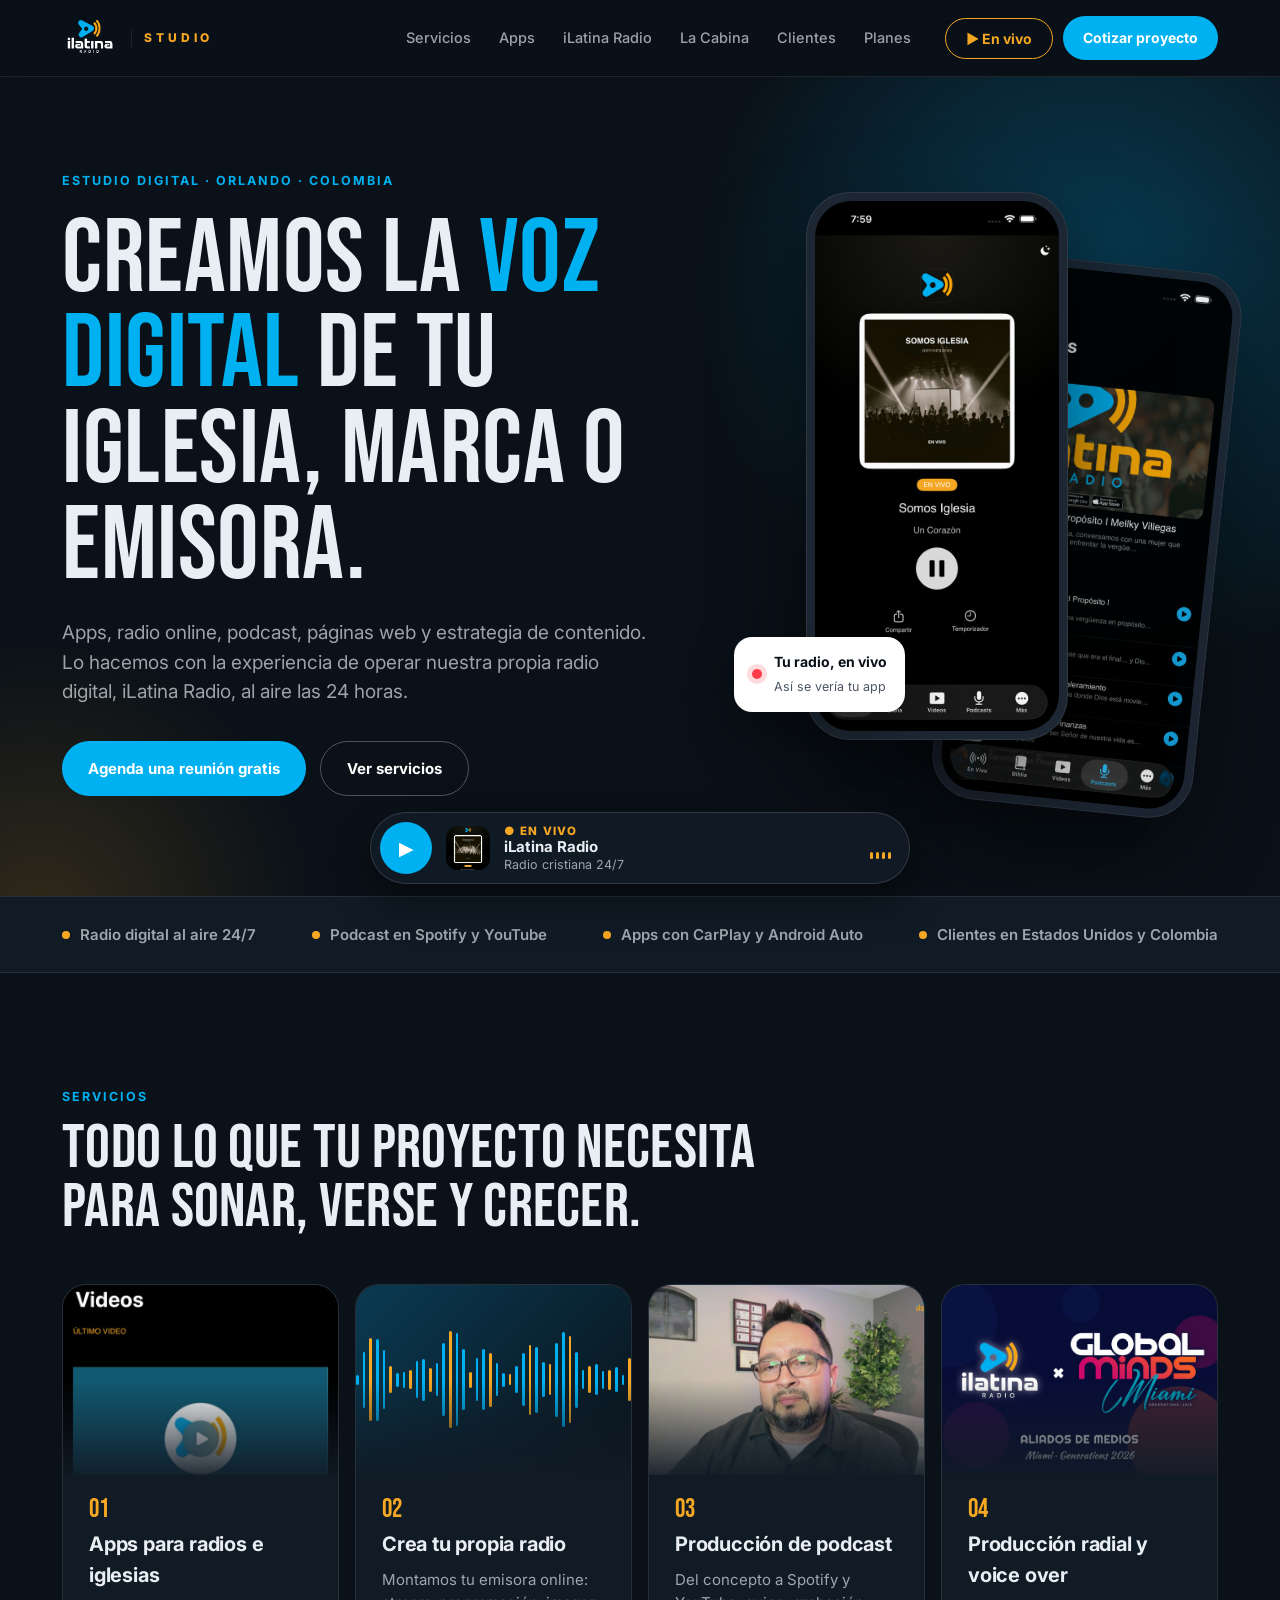
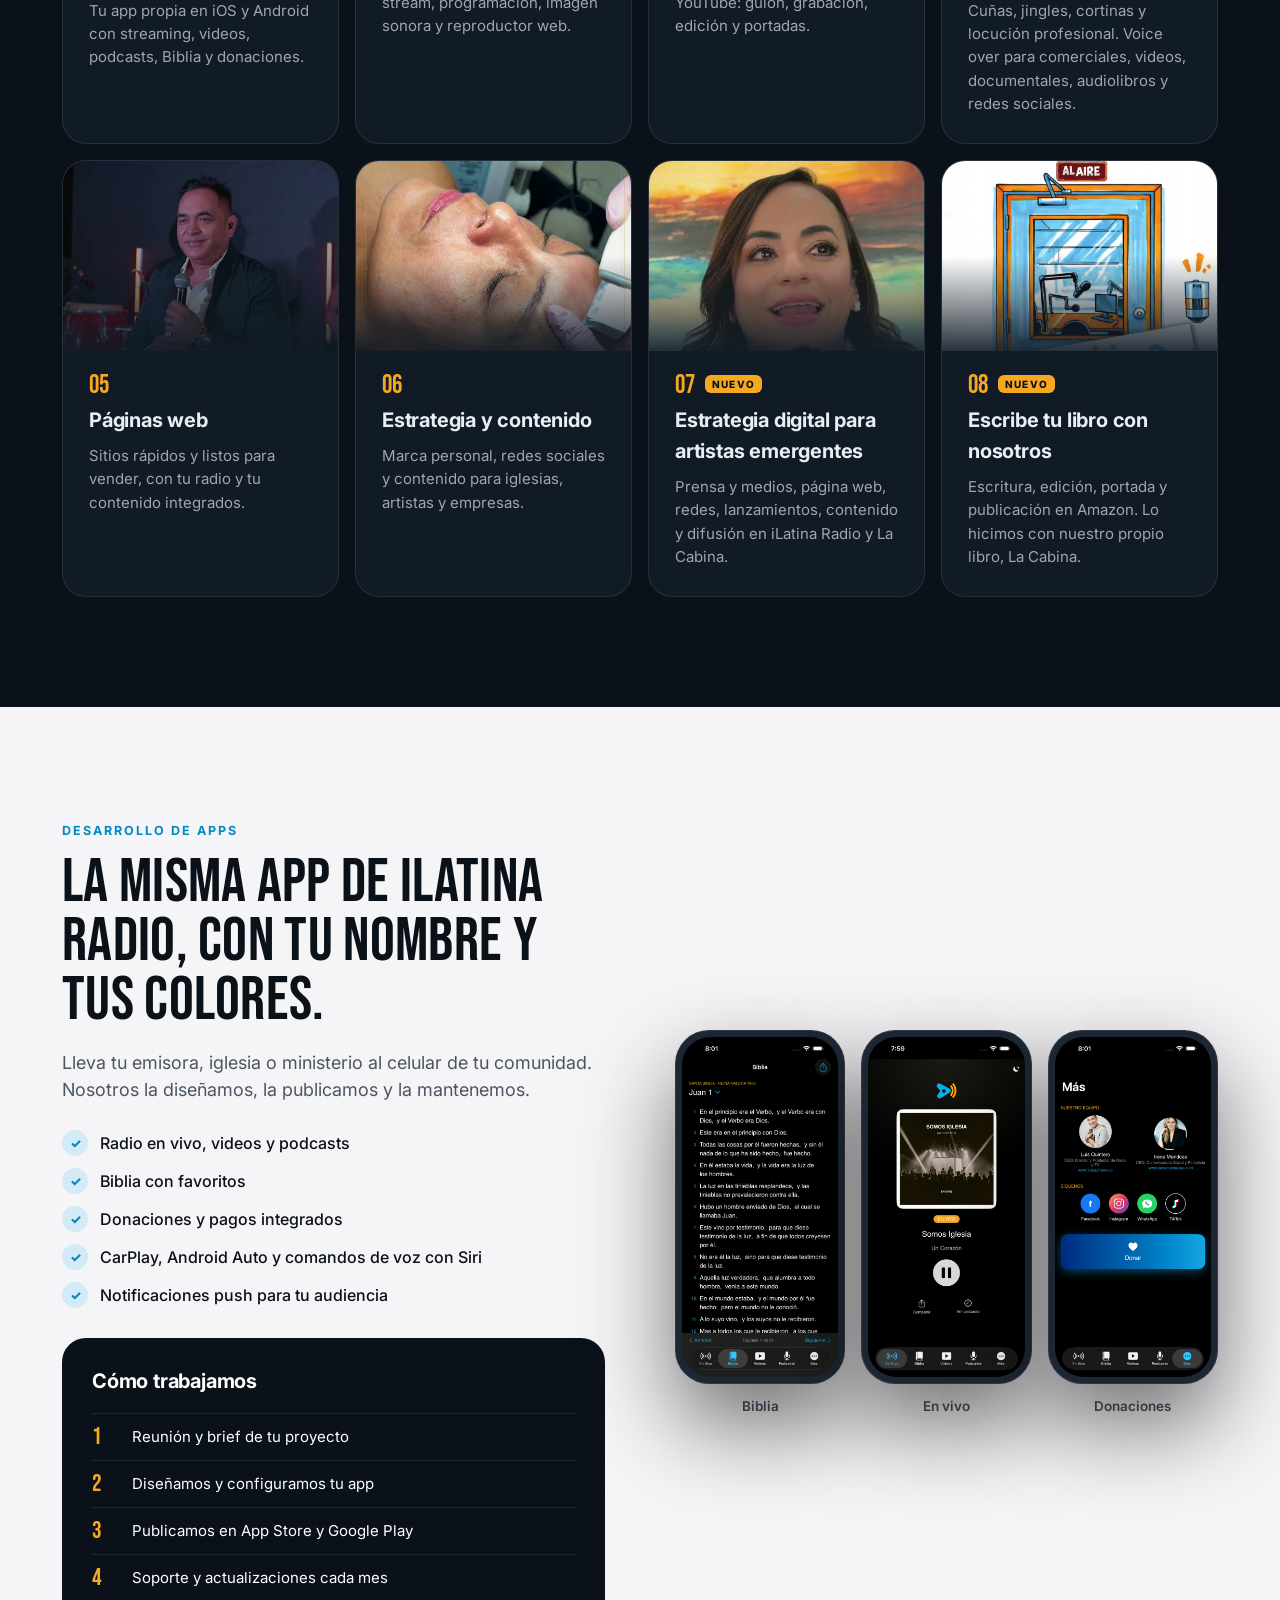
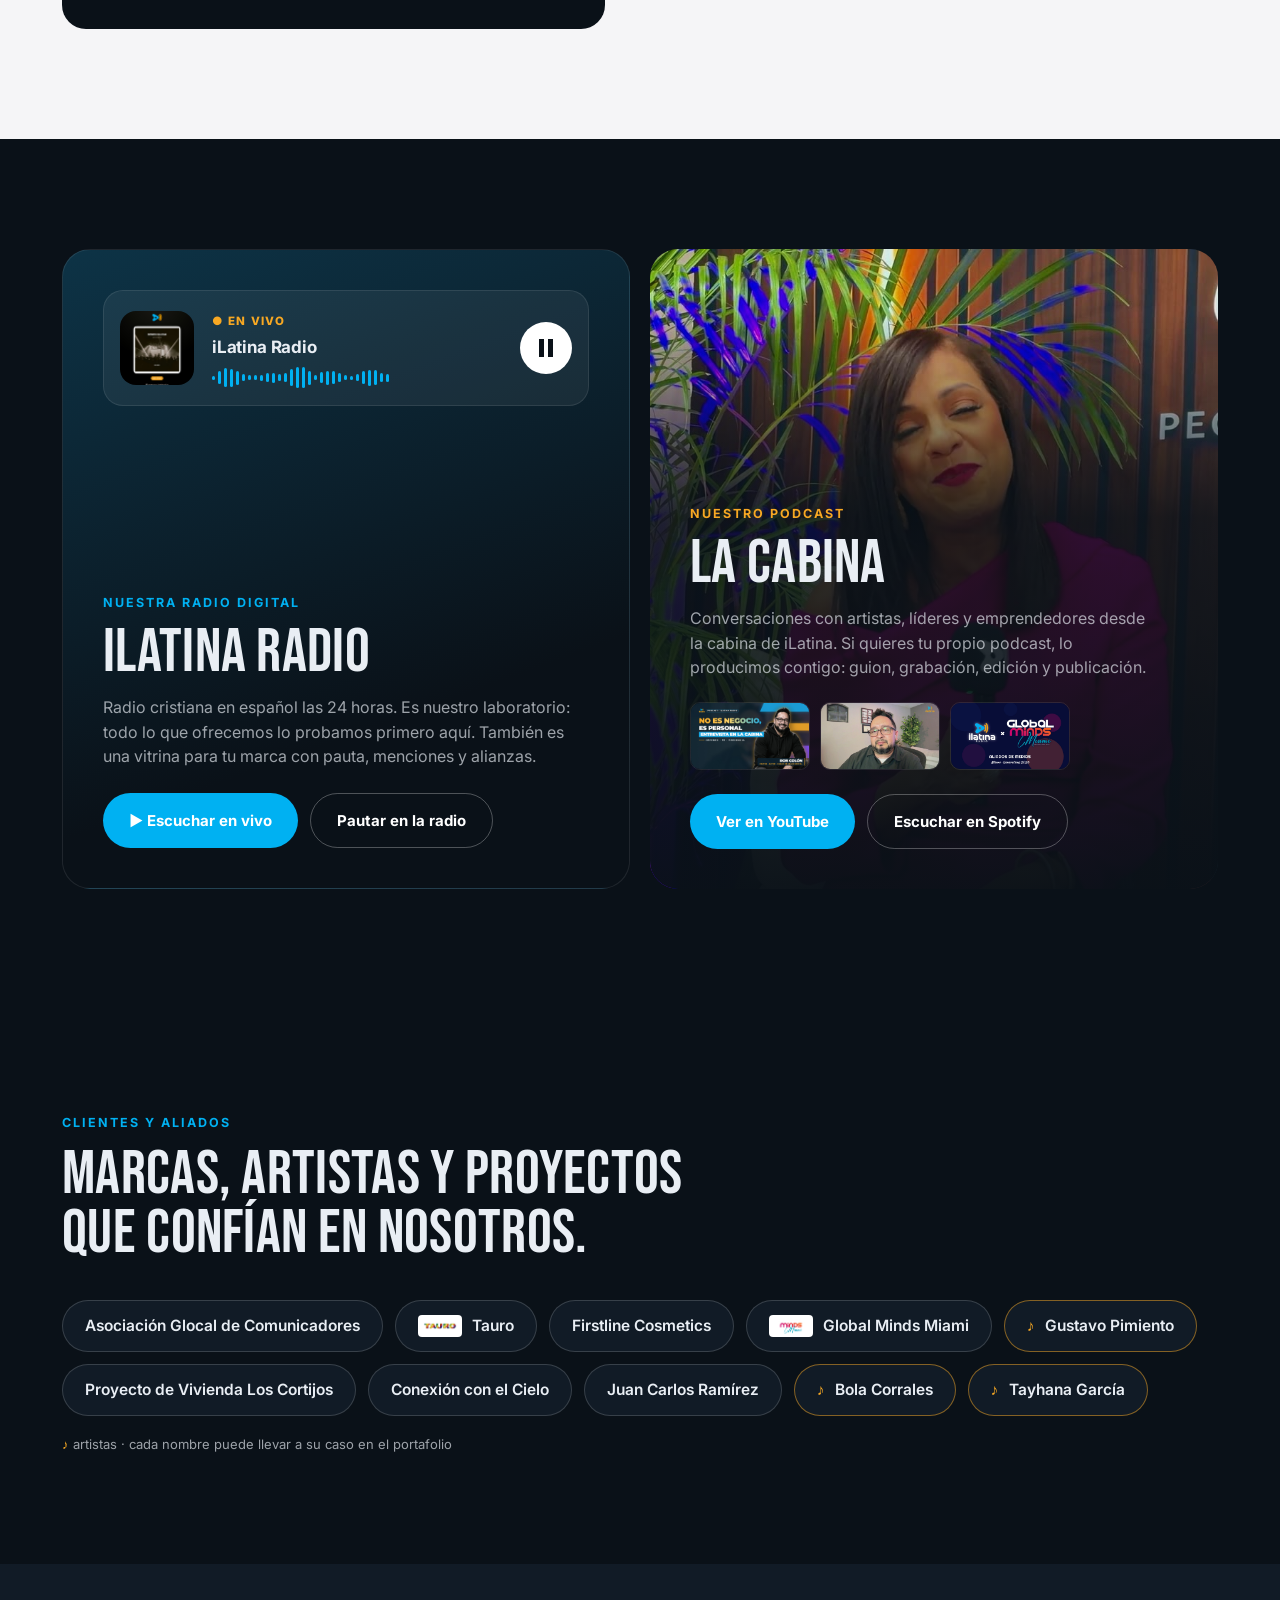
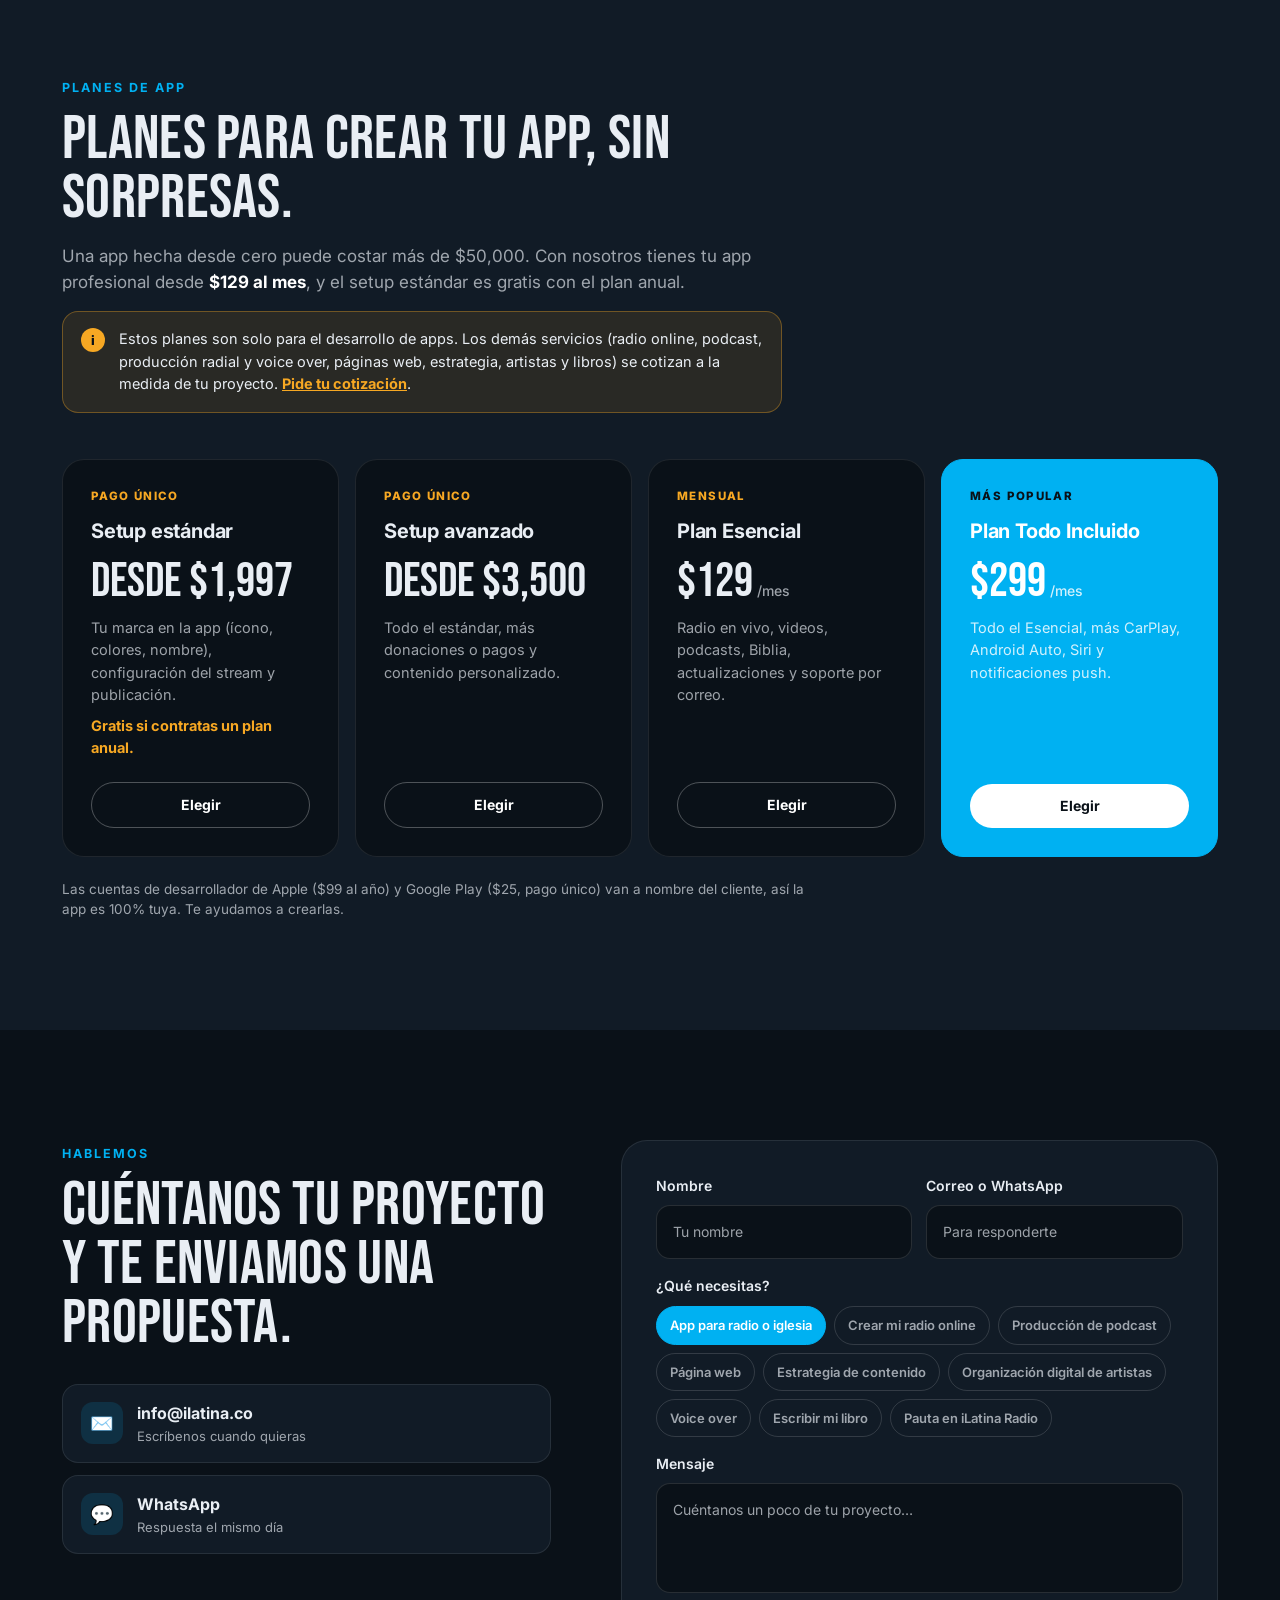
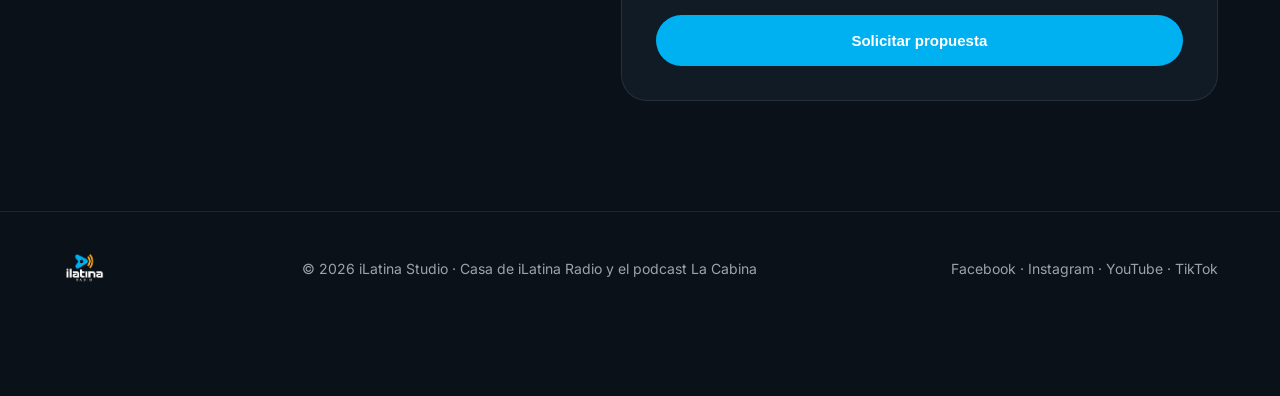
<file: v2.html>
<!doctype html>
<html lang="es"><head><meta name="robots" content="noindex,nofollow"><meta charset="utf-8"><meta name="viewport" content="width=device-width,initial-scale=1">
<title>iLatina Studio | Apps, radio online, podcast y contenido digital</title>
<meta name="description" content="iLatina Studio crea apps para radios e iglesias, radios online, podcasts, páginas web y estrategia de contenido. Casa de iLatina Radio y el podcast La Cabina.">
<link rel="stylesheet" href="https://fonts.googleapis.com/css2?family=Bebas+Neue&family=Inter:wght@400;500;600;700;800&display=swap">
<style>
:root{--azul:#00b1f2;--azul2:#0089c2;--naranja:#f7a823;--tinta:#0a1118;--tinta2:#111b26;--tinta3:#17222f;--linea:rgba(255,255,255,.09);--texto:#e9eef4;--suave:rgba(233,238,244,.66);--claro:#f5f5f7;--gris:#4b5563}
*{box-sizing:border-box;margin:0;padding:0}
html{scroll-behavior:smooth}
body{font-family:Inter,-apple-system,sans-serif;background:var(--tinta);color:var(--texto);-webkit-font-smoothing:antialiased;line-height:1.55}
img{display:block;max-width:100%}a{color:inherit;text-decoration:none}
.wrap{max-width:1220px;margin:0 auto;padding:0 32px}
.eti{font-size:12.5px;font-weight:700;letter-spacing:.16em;text-transform:uppercase;color:var(--azul)}
h1,h2{font-family:'Bebas Neue',sans-serif;font-weight:400;letter-spacing:.005em}
h1{font-size:104px;line-height:.92}h2{font-size:62px;line-height:.95}
h3{font-size:20px;font-weight:700;letter-spacing:-.01em}
.btn{display:inline-flex;align-items:center;gap:8px;font-weight:700;font-size:15px;padding:15px 26px;border-radius:99px;background:var(--azul);color:#fff}
.btn.linea{background:transparent;border:1.5px solid rgba(255,255,255,.28)}
.btn.sm{padding:11px 20px;font-size:14px}
.btn.osc{background:var(--tinta);color:#fff}
section{padding:110px 0}

/* nav */
.nav{position:sticky;top:0;z-index:9;background:rgba(10,17,24,.82);backdrop-filter:blur(14px);border-bottom:1px solid var(--linea)}
.nav .wrap{display:flex;align-items:center;gap:34px;height:76px}
.marca{display:flex;align-items:center;gap:12px}
.marca img{height:42px}
.marca span{font-size:12px;font-weight:800;letter-spacing:.32em;color:var(--naranja);border-left:1px solid var(--linea);padding-left:12px}
.nav ul{display:flex;gap:28px;list-style:none;font-size:14.5px;font-weight:500;color:var(--suave);margin-left:auto}

/* hero */
.hero{position:relative;overflow:hidden;padding:90px 0 100px}
.hero:before{content:"";position:absolute;width:900px;height:900px;right:-260px;top:-240px;background:radial-gradient(circle,rgba(0,177,242,.28),transparent 62%)}
.hero:after{content:"";position:absolute;width:600px;height:600px;left:-260px;bottom:-320px;background:radial-gradient(circle,rgba(247,168,35,.16),transparent 65%)}
.hero .wrap{position:relative;z-index:2;display:grid;grid-template-columns:1.15fr .85fr;gap:40px;align-items:center}
.hero h1{margin:20px 0 24px}
.hero h1 em{font-style:normal;color:var(--azul)}
.hero p{font-size:19px;color:var(--suave);max-width:590px}
.hero .acc{display:flex;flex-wrap:wrap;gap:14px;margin-top:34px}
.telefonos{position:relative;height:600px}
.tel{position:absolute;width:262px;border-radius:44px;padding:9px;background:#1d2733;box-shadow:0 40px 90px rgba(0,0,0,.55),inset 0 0 0 1px rgba(255,255,255,.08)}
.tel img{border-radius:36px;width:100%}
.tel.a{right:150px;top:10px;z-index:2}
.tel.b{right:0;top:80px;transform:rotate(6deg);opacity:.9}
.burbuja{position:absolute;z-index:3;left:-10px;bottom:70px;background:#fff;color:var(--tinta);border-radius:18px;padding:14px 18px;display:flex;gap:12px;align-items:center;box-shadow:0 20px 50px rgba(0,0,0,.35)}
.burbuja i{width:10px;height:10px;border-radius:50%;background:#ff3b4a;box-shadow:0 0 0 5px rgba(255,59,74,.18)}
.burbuja b{display:block;font-size:14px}.burbuja small{color:var(--gris);font-size:12.5px}

/* franja */
.franja{background:var(--tinta2);border-top:1px solid var(--linea);border-bottom:1px solid var(--linea);padding:26px 0}
.franja .wrap{display:flex;justify-content:space-between;gap:24px;flex-wrap:wrap}
.franja span{display:flex;align-items:center;gap:10px;font-size:15px;font-weight:600;color:var(--suave)}
.franja span:before{content:"";width:8px;height:8px;border-radius:50%;background:var(--naranja)}

/* servicios */
.cab{max-width:720px;margin-bottom:46px}.cab h2{margin-top:12px}
.servicios{display:grid;grid-template-columns:repeat(4,1fr);gap:16px}
.serv .im{height:170px}.serv .tx{padding:20px 22px 24px}.serv p{font-size:14.5px}
.serv.nuevo .n:after{content:"NUEVO";font-family:Inter;font-size:10px;font-weight:800;letter-spacing:.12em;background:var(--naranja);color:var(--tinta);padding:3px 7px;border-radius:6px;margin-left:10px;vertical-align:middle}
.serv{background:var(--tinta2);border:1px solid var(--linea);border-radius:24px;overflow:hidden;display:flex;flex-direction:column}
.serv .im{height:190px;position:relative;overflow:hidden;background:var(--tinta3)}
.serv .im img{width:100%;height:100%;object-fit:cover}
.serv .im:after{content:"";position:absolute;inset:0;background:linear-gradient(180deg,transparent 50%,rgba(17,27,38,.9))}
.serv .tx{padding:22px 26px 28px}
.serv .n{font-family:'Bebas Neue';font-size:26px;color:var(--naranja);line-height:1}
.serv h3{margin:6px 0 8px}
.serv p{font-size:15px;color:var(--suave)}
.onda{position:absolute;inset:0;display:flex;align-items:center;justify-content:center;gap:4px;background:linear-gradient(135deg,#0a3a52,#0a1118)}
.onda i{width:5px;border-radius:5px;background:var(--azul)}
.onda i:nth-child(3n){background:var(--naranja)}

/* apps */
.apps{background:var(--claro);color:var(--tinta)}
.apps .wrap{display:grid;grid-template-columns:1fr 1fr;gap:70px;align-items:center}
.apps .eti{color:var(--azul2)}
.apps h2{margin:12px 0 18px}
.apps .lead{font-size:18px;color:var(--gris)}
.lista{list-style:none;margin:26px 0 30px;display:grid;gap:12px}
.lista li{display:flex;gap:12px;align-items:center;font-size:16px;font-weight:500}
.lista li:before{content:"✓";width:26px;height:26px;flex:none;border-radius:50%;background:rgba(0,177,242,.14);color:var(--azul2);display:grid;place-items:center;font-weight:800;font-size:13px}
.proceso{background:var(--tinta);color:#fff;border-radius:24px;padding:28px 30px}
.proceso h3{margin-bottom:16px}
.proceso div{display:flex;gap:14px;padding:11px 0;border-top:1px solid var(--linea);font-size:15px}
.proceso div b{font-family:'Bebas Neue';font-weight:400;font-size:24px;color:var(--naranja);line-height:1;width:26px}
.galeria{display:grid;grid-template-columns:repeat(3,1fr);gap:16px;align-items:start}
.galeria .tel{position:relative;width:100%;border-radius:34px;padding:7px}
.galeria .tel img{border-radius:28px}
.galeria .tel:nth-child(2){margin-top:60px}
.galeria small{display:block;text-align:center;margin-top:12px;font-weight:600;color:var(--gris);font-size:13.5px}

/* radio + cabina */
.duo{display:grid;grid-template-columns:1fr 1fr;gap:20px}
.bloque{border-radius:28px;overflow:hidden;position:relative;min-height:640px;display:flex;flex-direction:column;justify-content:flex-end;padding:40px}
.bloque>img{position:absolute;inset:0;width:100%;height:100%;object-fit:cover}
.bloque .cnt{position:relative;z-index:2}
.bloque h2{margin:10px 0 12px}
.bloque p{font-size:16px;color:var(--suave);max-width:470px}
.bloque .acc{display:flex;flex-wrap:wrap;gap:12px;margin-top:24px}
.radio{background:linear-gradient(160deg,#0d3346,#0a1118 70%);border:1px solid var(--linea)}
.player{display:flex;align-items:center;gap:18px;background:rgba(255,255,255,.06);border:1px solid var(--linea);border-radius:20px;padding:16px;margin-bottom:auto}
.player .cov{width:74px;height:74px;border-radius:16px;overflow:hidden;flex:none}
.player .cov img{width:100%;height:100%;object-fit:cover;object-position:center 22%}
.player .pb{width:52px;height:52px;border-radius:50%;background:#fff;display:grid;place-items:center;margin-left:auto;flex:none}
.player .pb:before{content:"";width:5px;height:18px;border-left:5px solid var(--tinta);border-right:5px solid var(--tinta);box-sizing:content-box;width:4px}
.vivo{font-size:11.5px;font-weight:800;letter-spacing:.1em;color:var(--naranja)}
.barras{display:flex;gap:3px;align-items:center;height:22px;margin-top:6px}
.barras i{width:3px;border-radius:3px;background:var(--azul)}
.cabina:after{content:"";position:absolute;inset:0;background:linear-gradient(180deg,rgba(10,17,24,0) 10%,rgba(10,17,24,.82) 42%,rgba(10,17,24,.98))}
.cabina .eti{color:var(--naranja)}
.mini{display:flex;gap:10px;margin-top:22px}
.mini img{width:120px;height:68px;object-fit:cover;border-radius:10px;border:1px solid var(--linea)}

/* planes */
.planes{background:var(--tinta2)}
.grid4{display:grid;grid-template-columns:repeat(4,1fr);gap:16px}
.plan{background:var(--tinta);border:1px solid var(--linea);border-radius:22px;padding:28px;display:flex;flex-direction:column}
.plan .tag{font-size:11.5px;font-weight:800;letter-spacing:.12em;color:var(--naranja)}
.plan h3{margin:10px 0 4px}
.plan .pr{font-family:'Bebas Neue';font-size:48px;line-height:1.05;margin:6px 0 10px}
.plan .pr small{font-family:Inter;font-size:14px;color:var(--suave);font-weight:500}
.plan p{font-size:14.5px;color:var(--suave);margin-bottom:22px}
.plan .btn{margin-top:auto;justify-content:center}
.plan.top{background:var(--azul);border-color:var(--azul);color:#fff;position:relative}
.plan.top .tag{color:var(--tinta)}
.plan.top p,.plan.top .pr small{color:rgba(255,255,255,.82)}
.plan.top .btn{background:#fff;color:var(--tinta)}

/* contacto */
.contacto .wrap{display:grid;grid-template-columns:.9fr 1.1fr;gap:70px;align-items:start}
.contacto h2{margin:12px 0 18px}
.datos{display:grid;gap:12px;margin-top:30px}
.dato{display:flex;gap:14px;align-items:center;background:var(--tinta2);border:1px solid var(--linea);border-radius:16px;padding:16px 18px}
.dato i{width:42px;height:42px;border-radius:12px;display:grid;place-items:center;font-style:normal;font-size:19px;background:rgba(0,177,242,.14)}
.dato small{display:block;color:var(--suave);font-size:13px}
.form{background:var(--tinta2);border:1px solid var(--linea);border-radius:26px;padding:34px}
.form label{display:block;font-size:14px;font-weight:600;margin-bottom:16px}
.inp{margin-top:8px;padding:15px 16px;border-radius:14px;border:1px solid rgba(255,255,255,.12);background:var(--tinta);color:var(--suave);font-weight:400}
.inp.sel{display:flex;justify-content:space-between;color:var(--texto)}
.inp.area{height:110px}
.dos{display:grid;grid-template-columns:1fr 1fr;gap:14px}
.form .btn{width:100%;justify-content:center;padding:17px;margin-top:6px}

.vivob{background:transparent;border:1.5px solid var(--naranja);color:var(--naranja);cursor:pointer;font-family:inherit}
.nav .acc2{display:flex;gap:10px;align-items:center}
/* clientes */
.clientes .cab{max-width:700px;margin-bottom:36px}
.chips{display:flex;flex-wrap:wrap;gap:12px}
.chips span{display:inline-flex;align-items:center;gap:10px;border:1px solid rgba(255,255,255,.16);border-radius:99px;padding:13px 22px;font-weight:600;font-size:15.5px;background:var(--tinta2)}
.chips span img{height:22px;width:auto;border-radius:4px;background:#fff;padding:2px 4px}
.chips span.art{border-color:rgba(247,168,35,.5)}
.chips span.art:before{content:"♪";color:var(--naranja);font-weight:800}
.leyenda{margin-top:18px;font-size:13px;color:var(--suave)}.leyenda b{color:var(--naranja)}
/* planes texto */
.planes .intro{max-width:760px;color:var(--suave);font-size:17px;margin-top:14px}
.aviso{display:flex;gap:14px;align-items:flex-start;max-width:760px;margin-top:16px;background:rgba(247,168,35,.1);border:1px solid rgba(247,168,35,.35);border-radius:16px;padding:16px 18px;font-size:14.5px;color:var(--texto)}
.aviso:before{content:"i";flex:none;width:24px;height:24px;border-radius:50%;background:var(--naranja);color:var(--tinta);font-weight:800;display:grid;place-items:center;font-size:13px}
.aviso a{color:var(--naranja);font-weight:700;text-decoration:underline}
.plan .gratis{display:block;margin-top:8px;color:var(--naranja);font-weight:700}
.nota{margin-top:22px;font-size:13.5px;color:var(--suave);max-width:760px}
/* opciones formulario */
.opc{display:flex;flex-wrap:wrap;gap:8px;margin-top:10px}
.opc span{font-size:13px;font-weight:600;padding:8px 13px;border-radius:99px;border:1px solid rgba(255,255,255,.14);color:var(--suave)}
.opc span.on{background:var(--azul);border-color:var(--azul);color:#fff}
/* reproductor flotante */
.flot{position:fixed;left:16px;right:16px;bottom:16px;z-index:20;max-width:540px;margin:0 auto;background:rgba(17,27,38,.94);backdrop-filter:blur(14px);border:1px solid rgba(255,255,255,.14);border-radius:99px;padding:9px 12px 9px 9px;display:flex;align-items:center;gap:14px;box-shadow:0 18px 40px rgba(0,0,0,.45)}
.flot .js-play{width:52px;height:52px;flex:none;border-radius:50%;border:0;background:var(--azul);color:#fff;font-size:19px;cursor:pointer}
.flot .cv{width:44px;height:44px;border-radius:12px;overflow:hidden;flex:none}.flot .cv img{width:100%;height:100%;object-fit:cover;object-position:center 22%}
.flot .tx{display:flex;flex-direction:column;min-width:0;flex:1;line-height:1.25}
.flot .tx b{font-size:15px}.flot #np{font-size:12.5px;color:var(--suave);white-space:nowrap;overflow:hidden;text-overflow:ellipsis}
.flot .eq{display:flex;gap:3px;align-items:flex-end;height:22px;margin-right:6px}.flot .eq i{width:3px;background:var(--naranja);border-radius:2px;height:30%}
.flot.on .eq i{animation:eq .9s ease-in-out infinite}.flot .eq i:nth-child(2){animation-delay:.2s}.flot .eq i:nth-child(3){animation-delay:.4s}.flot .eq i:nth-child(4){animation-delay:.1s}
@keyframes eq{0%,100%{height:25%}50%{height:100%}}
footer{padding-bottom:110px!important;border-top:1px solid var(--linea);padding:40px 0;color:var(--suave);font-size:14px}
footer .wrap{display:flex;justify-content:space-between;align-items:center;gap:20px;flex-wrap:wrap}
footer img{height:34px}

@media (max-width:1100px){.servicios{grid-template-columns:repeat(2,1fr)}}
@media (max-width:760px){
  .wrap{padding:0 16px}
  .nav .wrap{height:62px;gap:10px}.nav ul{display:none}.nav .btn{margin-left:auto}.marca img{height:34px}.marca span{font-size:10px;letter-spacing:.22em}
  h1{font-size:60px}h2{font-size:44px}
  section{padding:70px 0}
  .hero{padding:50px 0 60px}.hero .wrap,.apps .wrap,.duo,.contacto .wrap{grid-template-columns:1fr}
  .hero p{font-size:17px}
  .telefonos{height:470px}.tel{width:210px}.tel.a{right:auto;left:0}.tel.b{right:0;top:60px}.burbuja{left:auto;right:0;bottom:10px}
  .franja .wrap{display:grid;grid-template-columns:1fr 1fr;gap:12px}.franja span{font-size:13.5px}
  .servicios,.grid4{grid-template-columns:1fr}.nav .vivob{display:none}.chips span{font-size:14px;padding:11px 16px}.flot{border-radius:22px}
  .galeria{gap:10px}
  .bloque{min-height:460px;padding:26px}
  .dos{grid-template-columns:1fr}
  .form{padding:22px}
  .player{gap:12px;padding:12px}.player .cov{width:56px;height:56px}.player .pb{width:42px;height:42px}.barras i:nth-child(n+18){display:none}
  .radio .player{margin-bottom:30px}.cabina{padding-top:300px}.cabina>img{height:340px}
  .cabina:after{background:linear-gradient(180deg,rgba(10,17,24,0) 120px,rgba(10,17,24,.96) 340px,var(--tinta))}
  .mini img{width:31%;height:auto;aspect-ratio:16/9;flex:1}
}
</style></head><body>

<nav class="nav"><div class="wrap">
<a class="marca" href="#inicio"><img src="img/logo_oscuro.png" alt="iLatina"><span>STUDIO</span></a>
<ul><li><a href="#servicios">Servicios</a></li><li><a href="#apps">Apps</a></li><li><a href="#radio">iLatina Radio</a></li><li><a href="#cabina">La Cabina</a></li><li><a href="#clientes">Clientes</a></li><li><a href="#planes">Planes</a></li></ul>
<div class="acc2"><button type="button" class="btn sm vivob js-play">▶ En vivo</button><a class="btn sm" href="#contacto">Cotizar proyecto</a></div>
</div></nav>

<header class="hero" id="inicio"><div class="wrap">
<div>
<span class="eti">Estudio digital · Orlando · Colombia</span>
<h1>Creamos la <em>voz digital</em> de tu iglesia, marca o emisora.</h1>
<p>Apps, radio online, podcast, páginas web y estrategia de contenido. Lo hacemos con la experiencia de operar nuestra propia radio digital, iLatina Radio, al aire las 24 horas.</p>
<div class="acc"><a class="btn" href="#contacto">Agenda una reunión gratis</a><a class="btn linea" href="#servicios">Ver servicios</a></div>
</div>
<div class="telefonos">
<div class="tel a"><img src="img/app/en_vivo.jpg" alt="App iLatina Radio — en vivo"></div>
<div class="tel b"><img src="img/app/podcasts.jpg" alt="App iLatina Radio — podcasts"></div>
<div class="burbuja"><i></i><div><b>Tu radio, en vivo</b><small>Así se vería tu app</small></div></div>
</div>
</div></header>

<div class="franja"><div class="wrap">
<span>Radio digital al aire 24/7</span><span>Podcast en Spotify y YouTube</span><span>Apps con CarPlay y Android Auto</span><span>Clientes en Estados Unidos y Colombia</span>
</div></div>

<section id="servicios"><div class="wrap">
<div class="cab"><span class="eti">Servicios</span><h2>Todo lo que tu proyecto necesita para sonar, verse y crecer.</h2></div>
<div class="servicios">
<div class="serv"><div class="im"><img src="img/app/videos.jpg" style="object-position:center 18%"></div><div class="tx"><div class="n">01</div><h3>Apps para radios e iglesias</h3><p>Tu app propia en iOS y Android con streaming, videos, podcasts, Biblia y donaciones.</p></div></div>
<div class="serv"><div class="im"><div class="onda" id="onda1"></div></div><div class="tx"><div class="n">02</div><h3>Crea tu propia radio</h3><p>Montamos tu emisora online: stream, programación, imagen sonora y reproductor web.</p></div></div>
<div class="serv"><div class="im"><img src="img/rob2.jpg" style="object-position:center 30%"></div><div class="tx"><div class="n">03</div><h3>Producción de podcast</h3><p>Del concepto a Spotify y YouTube: guion, grabación, edición y portadas.</p></div></div>
<div class="serv"><div class="im"><img src="img/globalminds.jpg"></div><div class="tx"><div class="n">04</div><h3>Producción radial y voice over</h3><p>Cuñas, jingles, cortinas y locución profesional. Voice over para comerciales, videos, documentales, audiolibros y redes sociales.</p></div></div>
<div class="serv"><div class="im"><img src="img/jcr.jpg"></div><div class="tx"><div class="n">05</div><h3>Páginas web</h3><p>Sitios rápidos y listos para vender, con tu radio y tu contenido integrados.</p></div></div>
<div class="serv"><div class="im"><img src="img/firstline2.jpg" style="object-position:center 35%"></div><div class="tx"><div class="n">06</div><h3>Estrategia y contenido</h3><p>Marca personal, redes sociales y contenido para iglesias, artistas y empresas.</p></div></div>
<div class="serv nuevo"><div class="im"><img src="img/tayhana.jpg" style="object-position:center 30%"></div><div class="tx"><div class="n">07</div><h3>Estrategia digital para artistas emergentes</h3><p>Prensa y medios, página web, redes, lanzamientos, contenido y difusión en iLatina Radio y La Cabina.</p></div></div>
<div class="serv nuevo"><div class="im"><img src="img/libro.jpg" style="object-position:center 28%"></div><div class="tx"><div class="n">08</div><h3>Escribe tu libro con nosotros</h3><p>Escritura, edición, portada y publicación en Amazon. Lo hicimos con nuestro propio libro, La Cabina.</p></div></div>
</div></div></section>

<section class="apps" id="apps"><div class="wrap">
<div>
<span class="eti">Desarrollo de apps</span>
<h2>La misma app de iLatina Radio, con tu nombre y tus colores.</h2>
<p class="lead">Lleva tu emisora, iglesia o ministerio al celular de tu comunidad. Nosotros la diseñamos, la publicamos y la mantenemos.</p>
<ul class="lista"><li>Radio en vivo, videos y podcasts</li><li>Biblia con favoritos</li><li>Donaciones y pagos integrados</li><li>CarPlay, Android Auto y comandos de voz con Siri</li><li>Notificaciones push para tu audiencia</li></ul>
<div class="proceso"><h3>Cómo trabajamos</h3>
<div><b>1</b>Reunión y brief de tu proyecto</div><div><b>2</b>Diseñamos y configuramos tu app</div><div><b>3</b>Publicamos en App Store y Google Play</div><div><b>4</b>Soporte y actualizaciones cada mes</div></div>
</div>
<div class="galeria">
<div><div class="tel"><img src="img/app/biblia.jpg" alt="Biblia"></div><small>Biblia</small></div>
<div><div class="tel"><img src="img/app/en_vivo.jpg" alt="En vivo"></div><small>En vivo</small></div>
<div><div class="tel"><img src="img/app/mas.jpg" alt="Donar y equipo"></div><small>Donaciones</small></div>
</div>
</div></section>

<section><div class="wrap duo">
<div class="bloque radio" id="radio">
<div class="player"><div class="cov"><img src="img/app/en_vivo.jpg"></div><div><span class="vivo">● EN VIVO</span><h3 style="font-size:17px;margin-top:2px">iLatina Radio</h3><div class="barras" id="barras"></div></div><span class="pb"></span></div>
<div class="cnt"><span class="eti">Nuestra radio digital</span><h2>iLatina Radio</h2>
<p>Radio cristiana en español las 24 horas. Es nuestro laboratorio: todo lo que ofrecemos lo probamos primero aquí. También es una vitrina para tu marca con pauta, menciones y alianzas.</p>
<div class="acc"><button type="button" class="btn js-play" style="border:0;cursor:pointer;font-family:inherit">▶ Escuchar en vivo</button><a class="btn linea" href="#contacto">Pautar en la radio</a></div></div>
</div>
<div class="bloque cabina" id="cabina"><img src="img/judith.jpg" style="object-position:center 12%">
<div class="cnt"><span class="eti">Nuestro podcast</span><h2>La Cabina</h2>
<p>Conversaciones con artistas, líderes y emprendedores desde la cabina de iLatina. Si quieres tu propio podcast, lo producimos contigo: guion, grabación, edición y publicación.</p>
<div class="mini"><img src="img/rob.jpg"><img src="img/rob2.jpg"><img src="img/globalminds.jpg"></div>
<div class="acc"><a class="btn" href="https://www.youtube.com/@ilatinaradio">Ver en YouTube</a><a class="btn linea" href="https://open.spotify.com/show/7D1IcJIOmCBuLYSZOc2mAf">Escuchar en Spotify</a></div></div>
</div>
</div></section>

<section class="clientes" id="clientes"><div class="wrap">
<div class="cab"><span class="eti">Clientes y aliados</span><h2>Marcas, artistas y proyectos que confían en nosotros.</h2></div>
<div class="chips">
<span>Asociación Glocal de Comunicadores</span>
<span><img src="img/logos/tauro.png" alt="">Tauro</span>
<span>Firstline Cosmetics</span>
<span><img src="img/logos/globalminds.png" alt="">Global Minds Miami</span>
<span class="art">Gustavo Pimiento</span>
<span>Proyecto de Vivienda Los Cortijos</span>
<span>Conexión con el Cielo</span>
<span>Juan Carlos Ramírez</span>
<span class="art">Bola Corrales</span>
<span class="art">Tayhana García</span>
</div>
<p class="leyenda"><b>♪</b> artistas · cada nombre puede llevar a su caso en el portafolio</p>
</div></section>

<section class="planes" id="planes"><div class="wrap">
<div class="cab"><span class="eti">Planes de app</span><h2>Planes para crear tu app, sin sorpresas.</h2>
<p class="intro">Una app hecha desde cero puede costar más de $50,000. Con nosotros tienes tu app profesional desde <b style="color:#fff">$129 al mes</b>, y el setup estándar es gratis con el plan anual.</p>
<p class="aviso"><span>Estos planes son solo para el desarrollo de apps. Los demás servicios (radio online, podcast, producción radial y voice over, páginas web, estrategia, artistas y libros) se cotizan a la medida de tu proyecto. <a href="#contacto">Pide tu cotización</a>.</span></p></div>
<div class="grid4">
<div class="plan"><span class="tag">PAGO ÚNICO</span><h3>Setup estándar</h3><div class="pr">Desde $1,997</div><p>Tu marca en la app (ícono, colores, nombre), configuración del stream y publicación.<span class="gratis">Gratis si contratas un plan anual.</span></p><a class="btn linea sm" href="#contacto">Elegir</a></div>
<div class="plan"><span class="tag">PAGO ÚNICO</span><h3>Setup avanzado</h3><div class="pr">Desde $3,500</div><p>Todo el estándar, más donaciones o pagos y contenido personalizado.</p><a class="btn linea sm" href="#contacto">Elegir</a></div>
<div class="plan"><span class="tag">MENSUAL</span><h3>Plan Esencial</h3><div class="pr">$129<small> /mes</small></div><p>Radio en vivo, videos, podcasts, Biblia, actualizaciones y soporte por correo.</p><a class="btn linea sm" href="#contacto">Elegir</a></div>
<div class="plan top"><span class="tag">MÁS POPULAR</span><h3>Plan Todo Incluido</h3><div class="pr">$299<small> /mes</small></div><p>Todo el Esencial, más CarPlay, Android Auto, Siri y notificaciones push.</p><a class="btn sm" href="#contacto">Elegir</a></div>
</div>
<p class="nota">Las cuentas de desarrollador de Apple ($99 al año) y Google Play ($25, pago único) van a nombre del cliente, así la app es 100% tuya. Te ayudamos a crearlas.</p>
</div></section>

<section class="contacto" id="contacto"><div class="wrap">
<div><span class="eti">Hablemos</span><h2>Cuéntanos tu proyecto y te enviamos una propuesta.</h2>
<div class="datos">
<div class="dato"><i>✉️</i><div><b>info@ilatina.co</b><small>Escríbenos cuando quieras</small></div></div>
<div class="dato"><i>💬</i><div><b>WhatsApp</b><small>Respuesta el mismo día</small></div></div>
</div></div>
<form class="form" action="mailto:info@ilatina.co" method="post" enctype="text/plain">
<div class="dos"><label>Nombre<div class="inp">Tu nombre</div></label><label>Correo o WhatsApp<div class="inp">Para responderte</div></label></div>
<label>¿Qué necesitas?<div class="opc"><span class="on">App para radio o iglesia</span><span>Crear mi radio online</span><span>Producción de podcast</span><span>Página web</span><span>Estrategia de contenido</span><span>Organización digital de artistas</span><span>Voice over</span><span>Escribir mi libro</span><span>Pauta en iLatina Radio</span></div></label>
<label>Mensaje<div class="inp area">Cuéntanos un poco de tu proyecto…</div></label>
<button class="btn" type="submit" style="border:0">Solicitar propuesta</button>
</form>
</div></section>

<footer><div class="wrap"><img src="img/logo_oscuro.png" alt="iLatina"><span>© 2026 iLatina Studio · Casa de iLatina Radio y el podcast La Cabina</span><span>Facebook · Instagram · YouTube · TikTok</span></div></footer>

<div class="flot" id="flot">
<button type="button" class="js-play" aria-label="Reproducir iLatina Radio en vivo">▶</button>
<div class="cv"><img src="img/app/en_vivo.jpg" alt=""></div>
<div class="tx"><span class="vivo">● EN VIVO</span><b>iLatina Radio</b><span id="np">Radio cristiana 24/7</span></div>
<div class="eq"><i></i><i></i><i></i><i></i></div>
<audio id="radio" preload="none" src="https://stream.ilatina.co/listen/ilatina_radio/radio.mp3"></audio>
</div>
<script>
(function(){var a=document.getElementById('radio'),f=document.getElementById('flot'),b=document.querySelectorAll('.js-play');
function ui(on){f.classList.toggle('on',on);b.forEach(function(x){x.textContent=x.textContent.replace(on?'▶':'❚❚',on?'❚❚':'▶');});}
b.forEach(function(x){x.addEventListener('click',function(){if(a.paused){a.play();ui(true);}else{a.pause();ui(false);}});});
function np(){fetch('https://stream.ilatina.co/api/nowplaying/ilatina_radio').then(function(r){return r.json()}).then(function(d){var s=d.now_playing&&d.now_playing.song;if(s&&s.title)document.getElementById('np').textContent=(s.artist?s.artist+' — ':'')+s.title;}).catch(function(){});}
np();setInterval(np,30000);})();
function ondas(id,n,max,min){var e=document.getElementById(id);if(!e)return;var h='';for(var i=0;i<n;i++){h+='<i style="height:'+Math.round(min+max*Math.abs(Math.sin(i*.55)*Math.cos(i*.21)))+'px"></i>'}e.innerHTML=h}
ondas('onda1',42,90,10);ondas('barras',30,18,4);
</script>
</body></html>
</file>
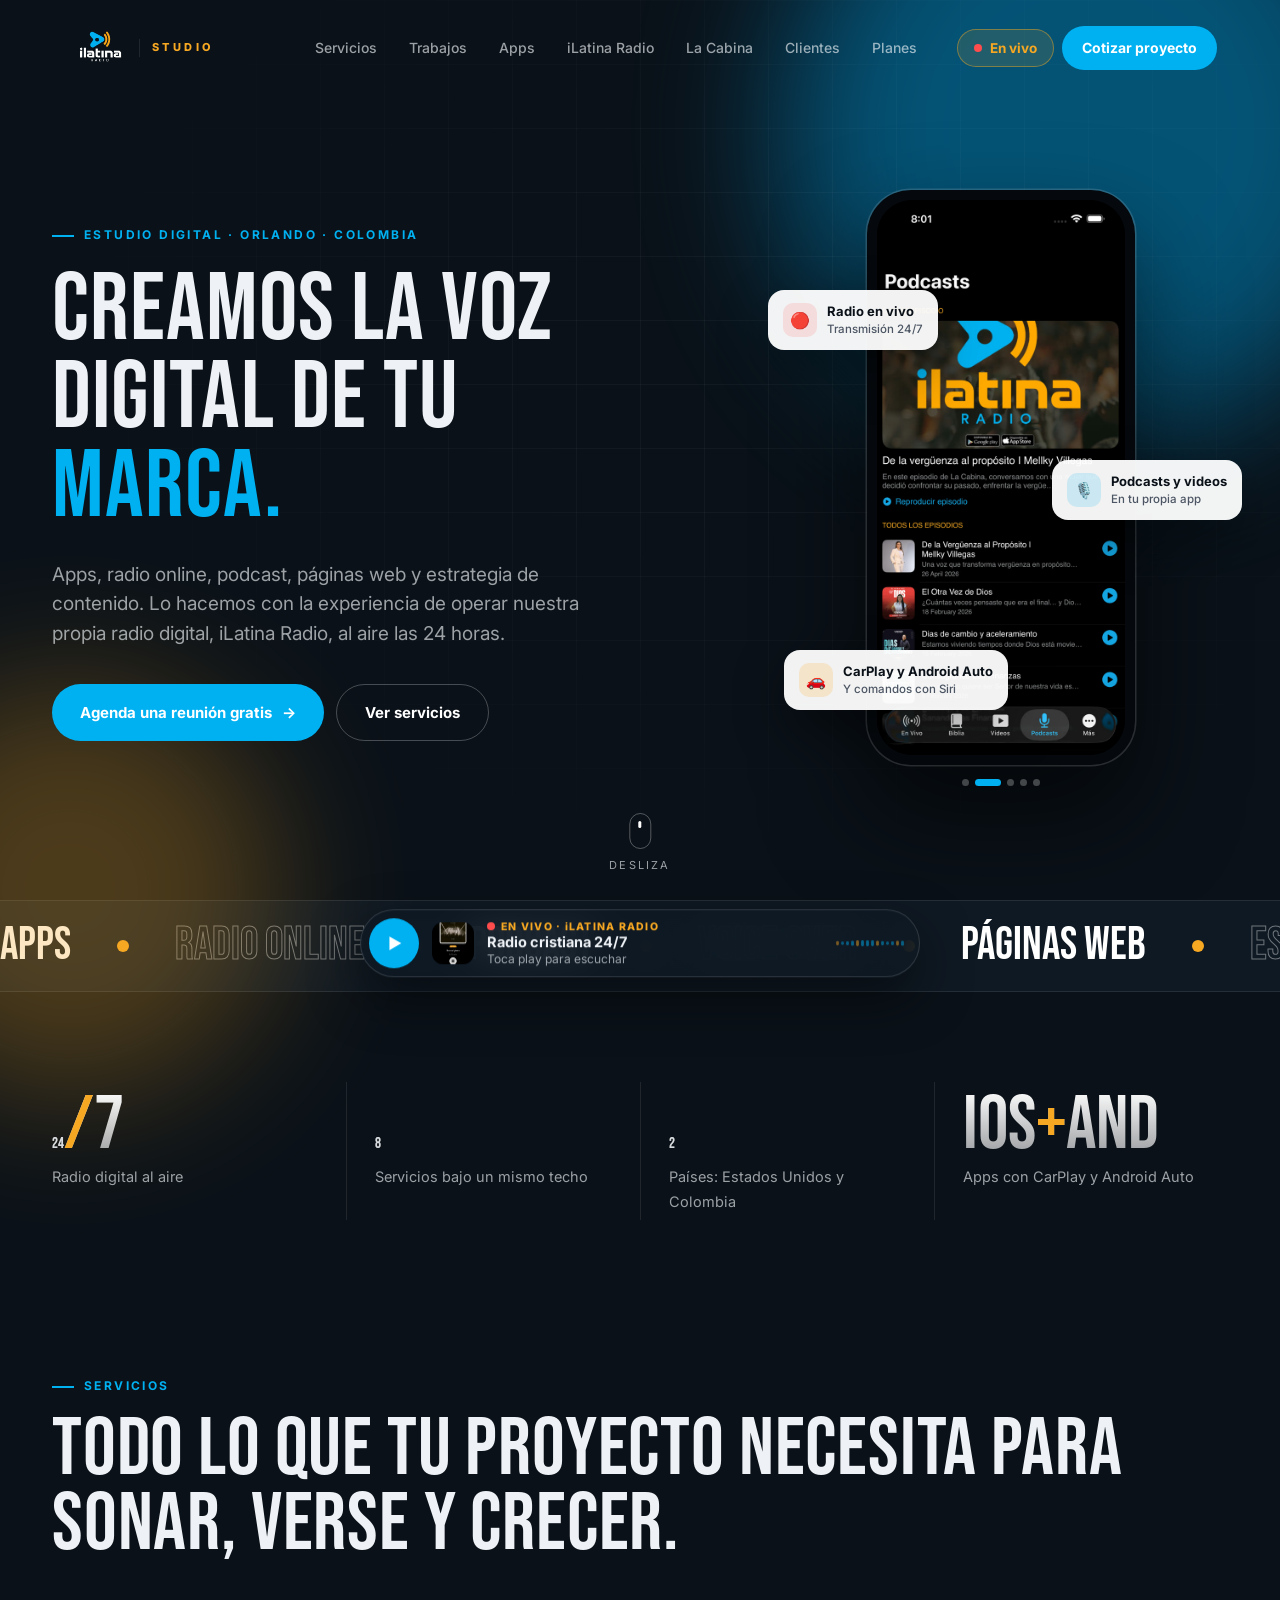
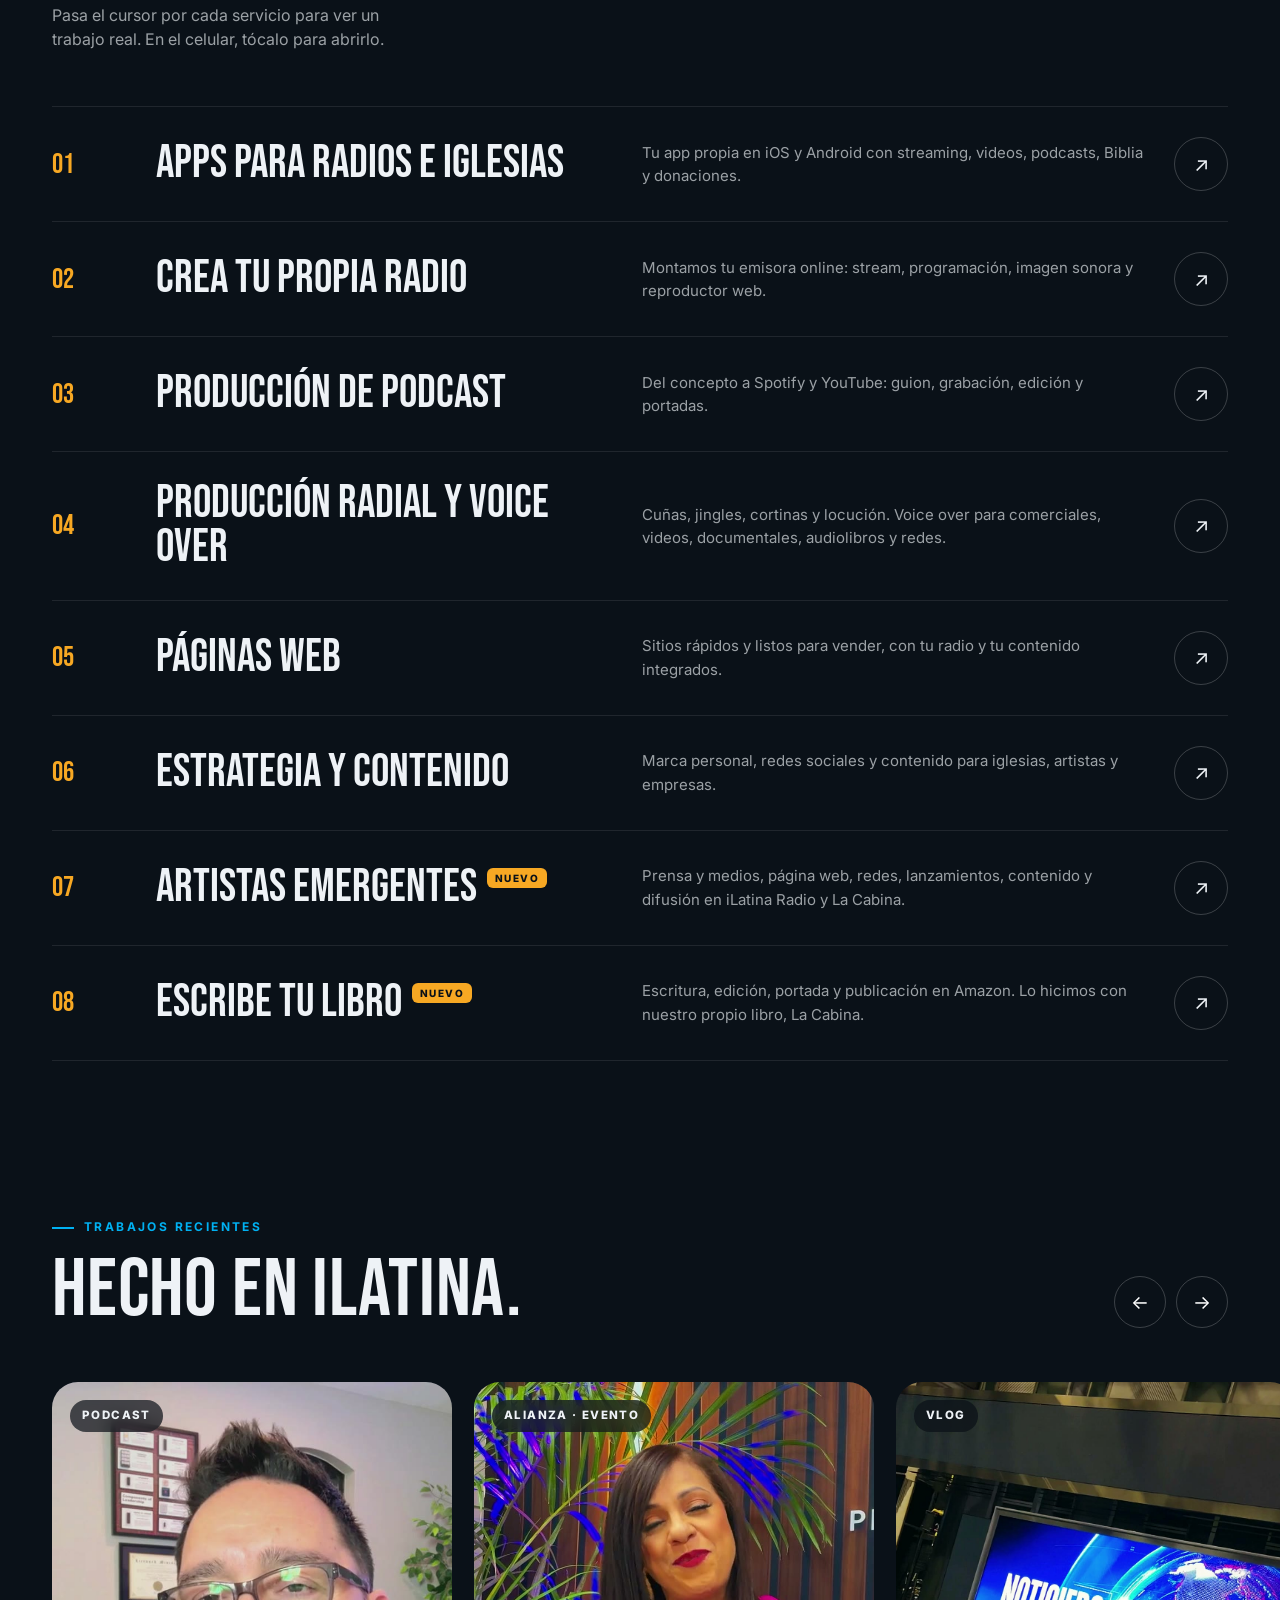
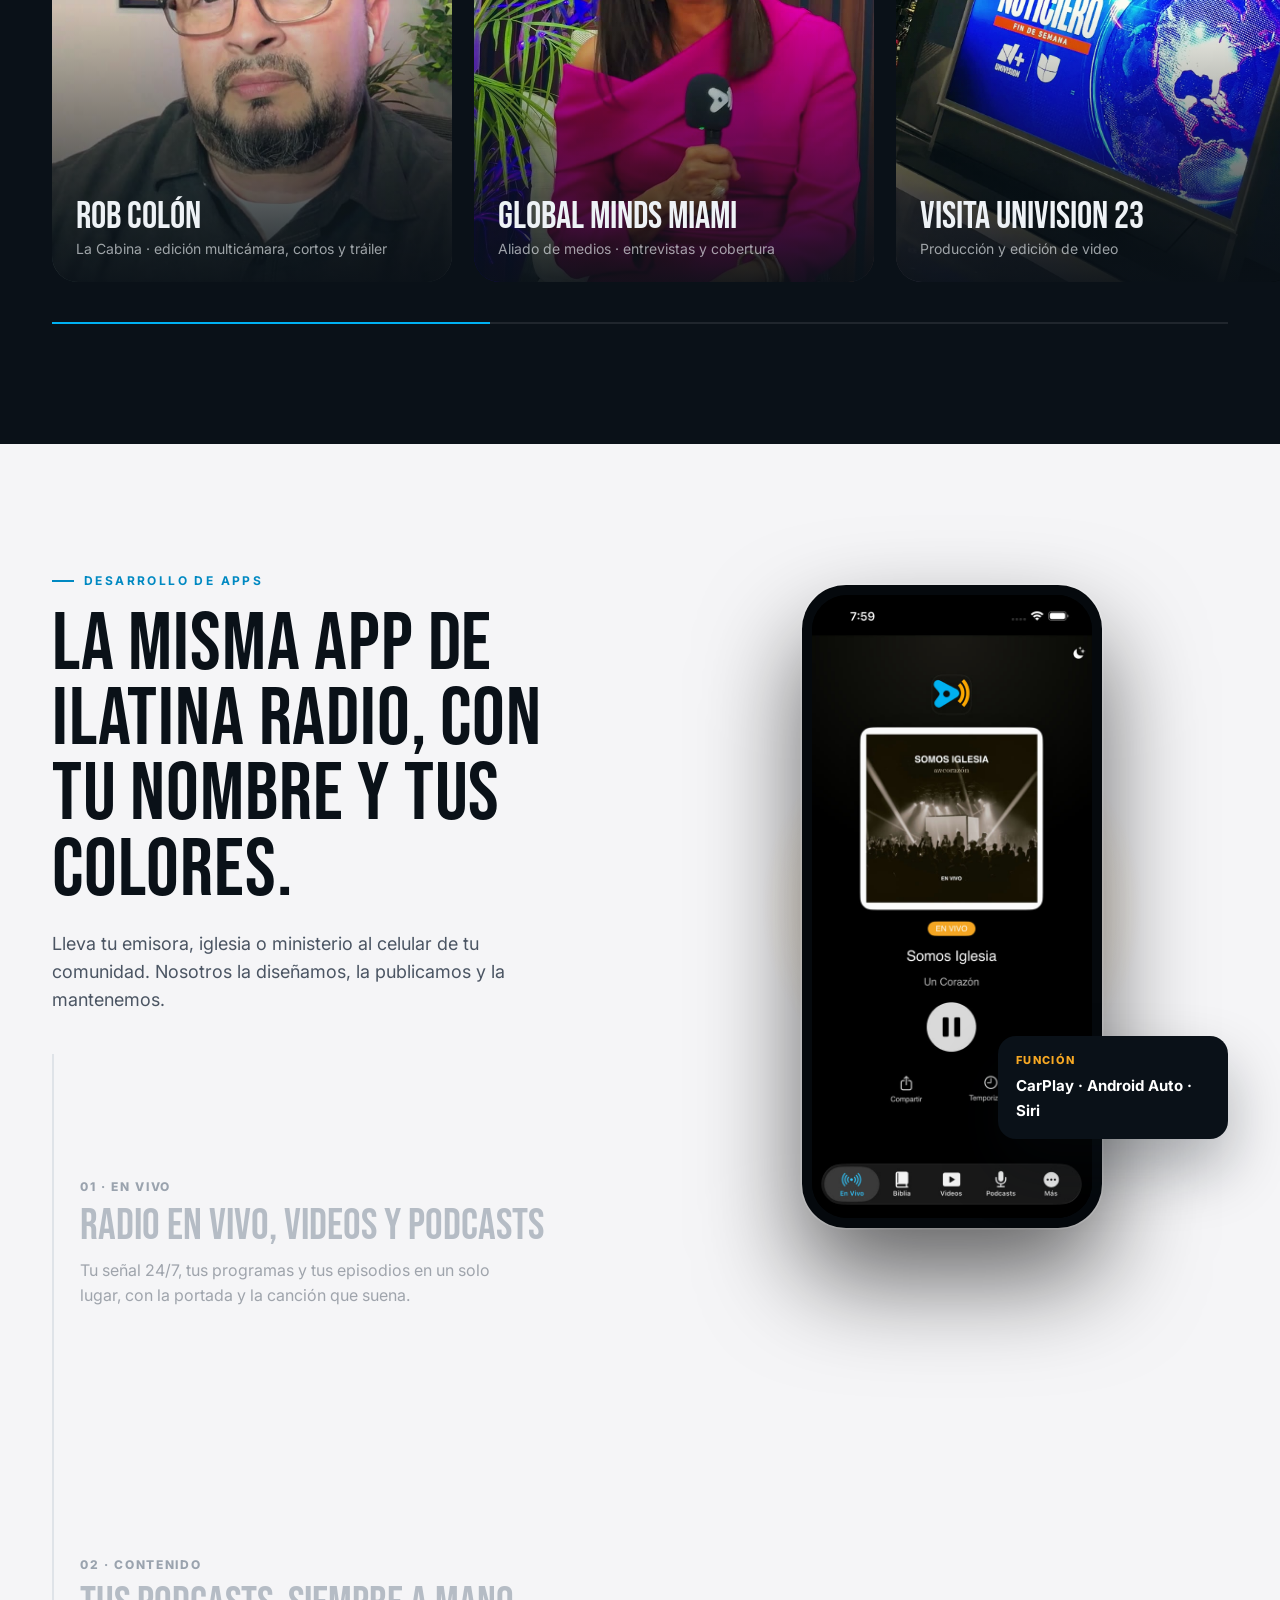
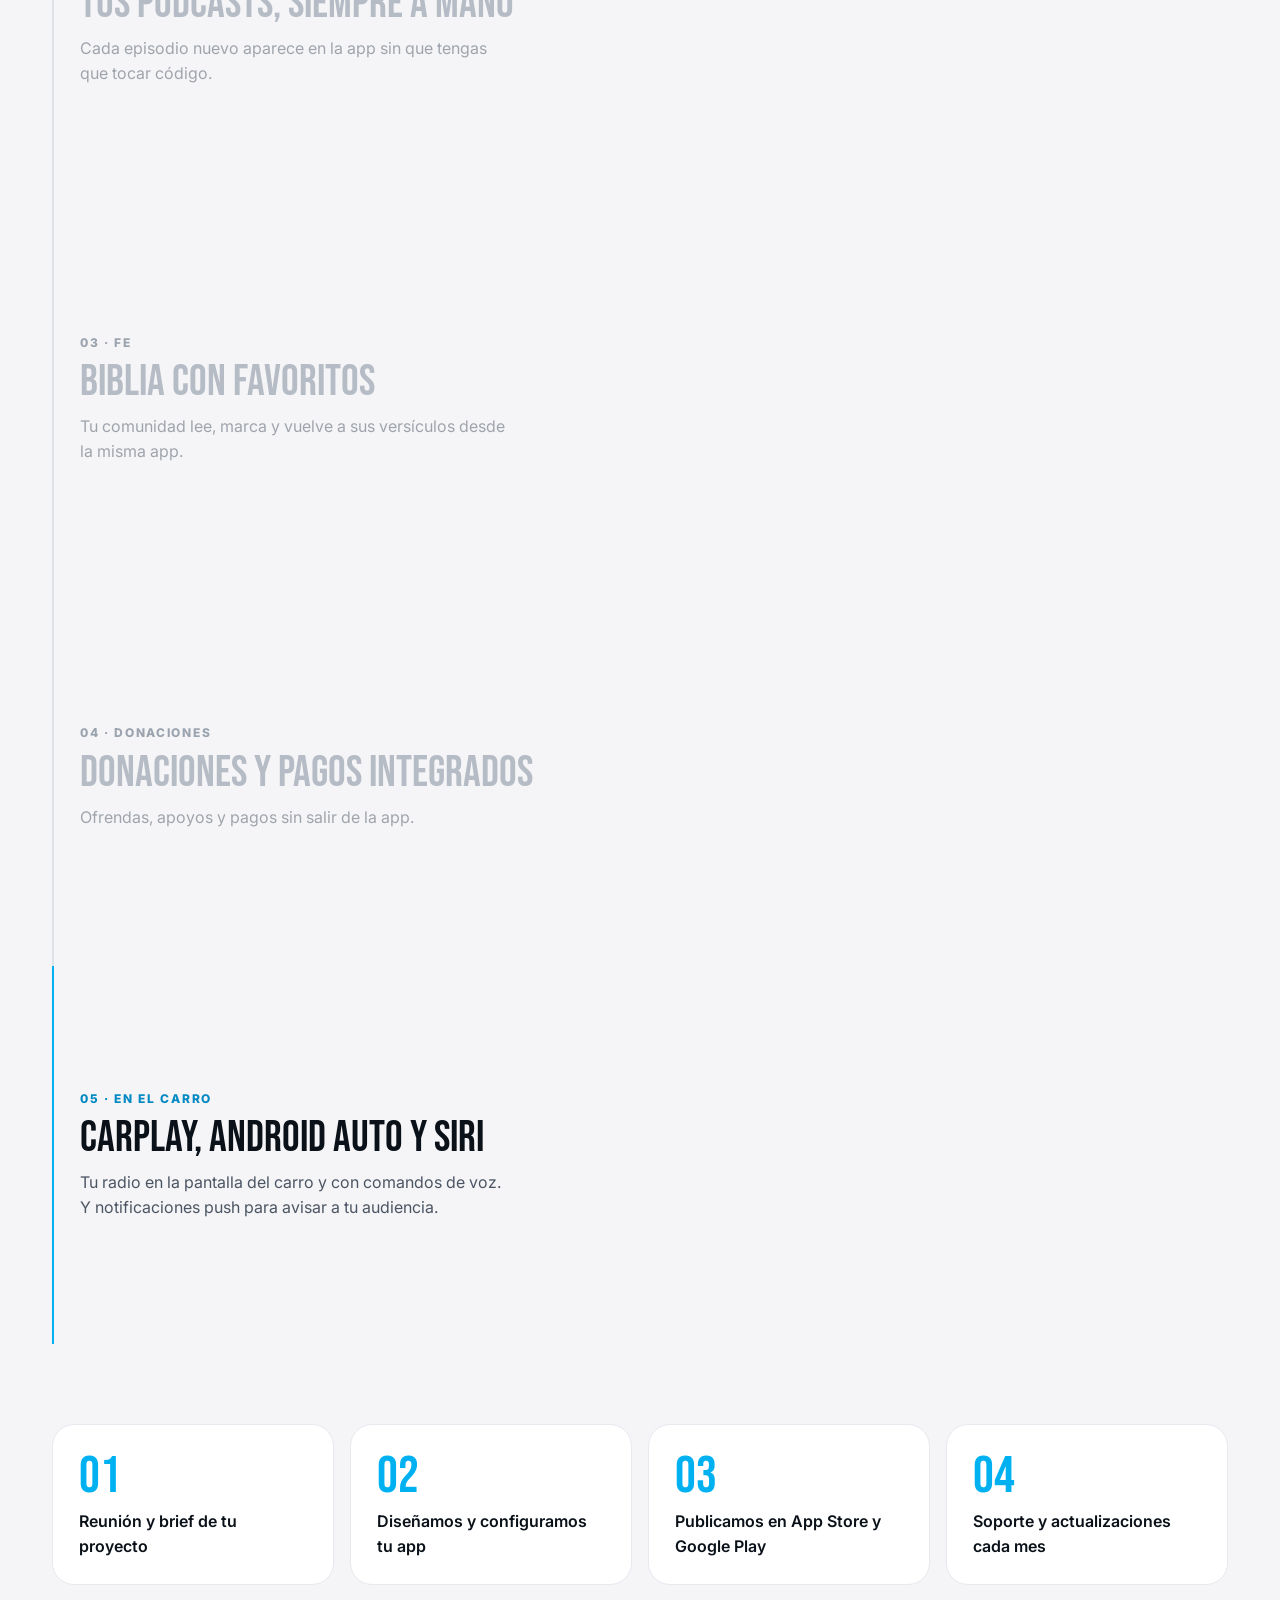
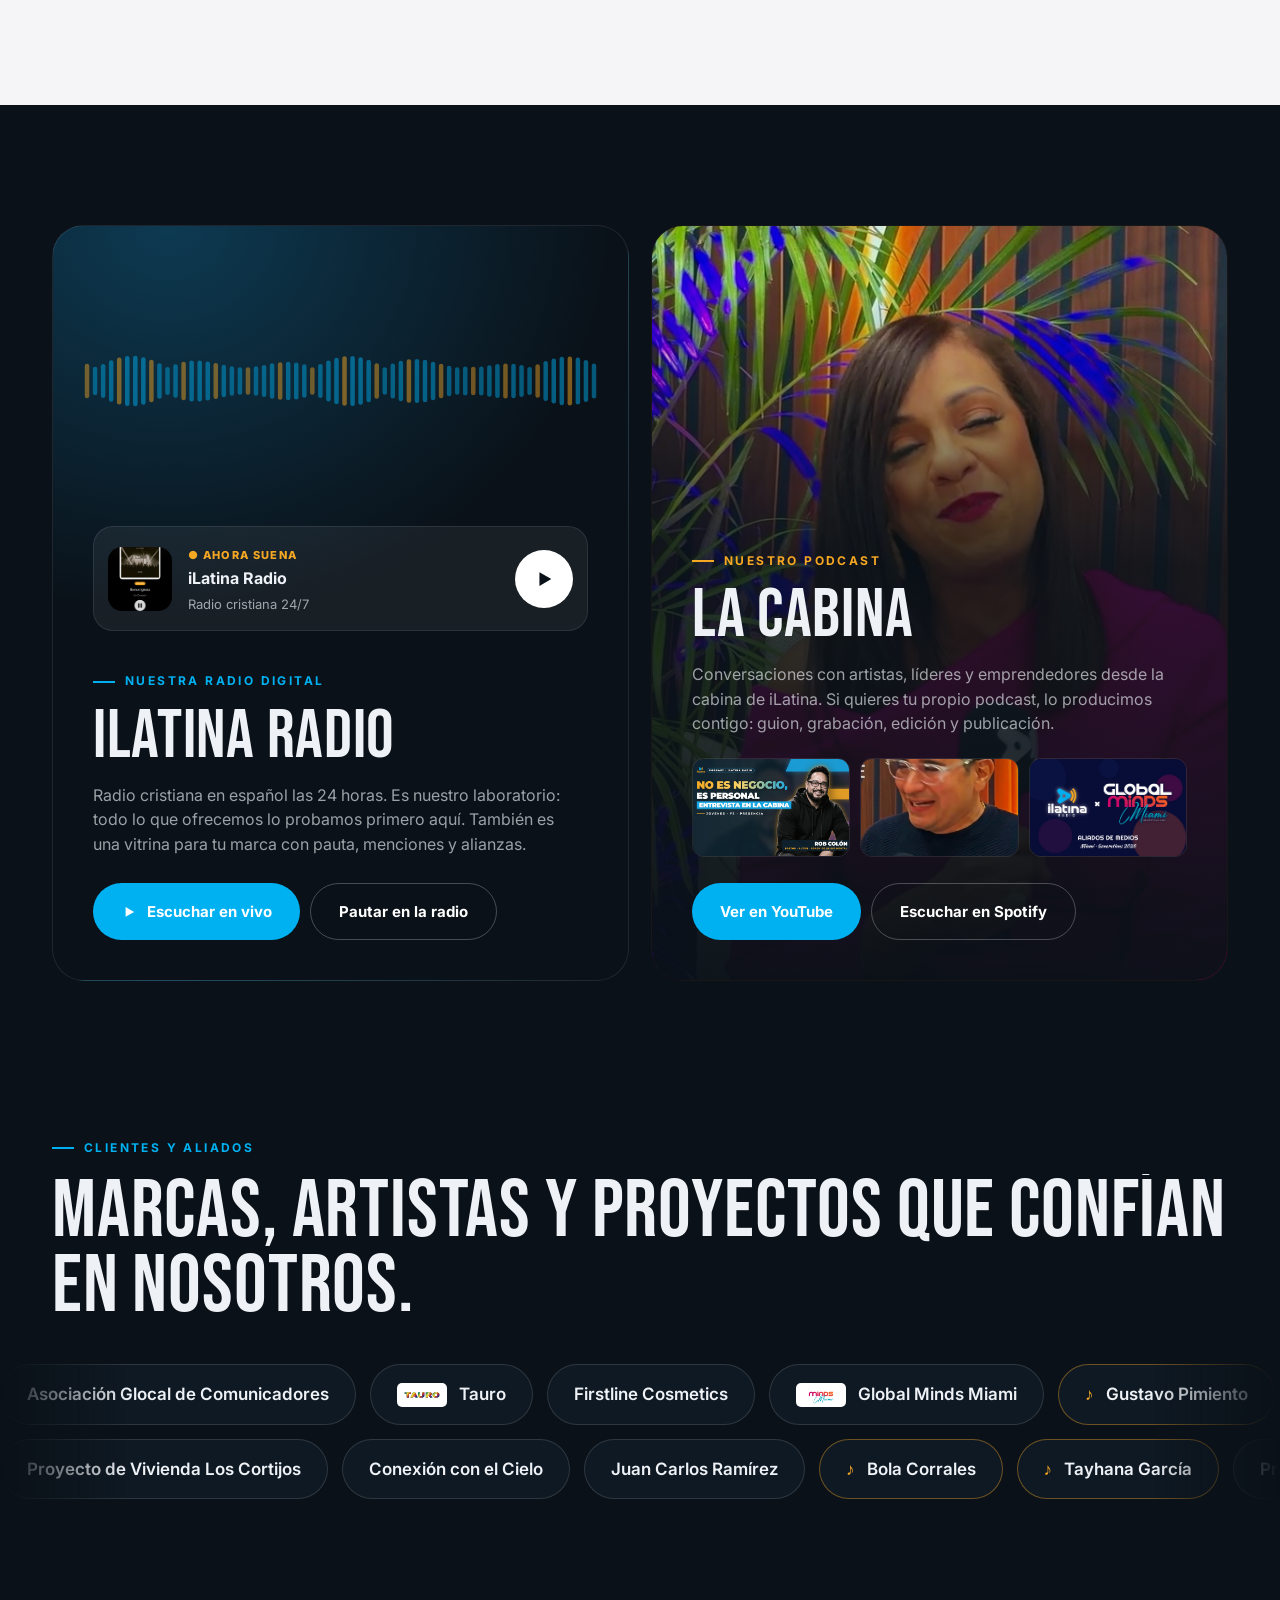
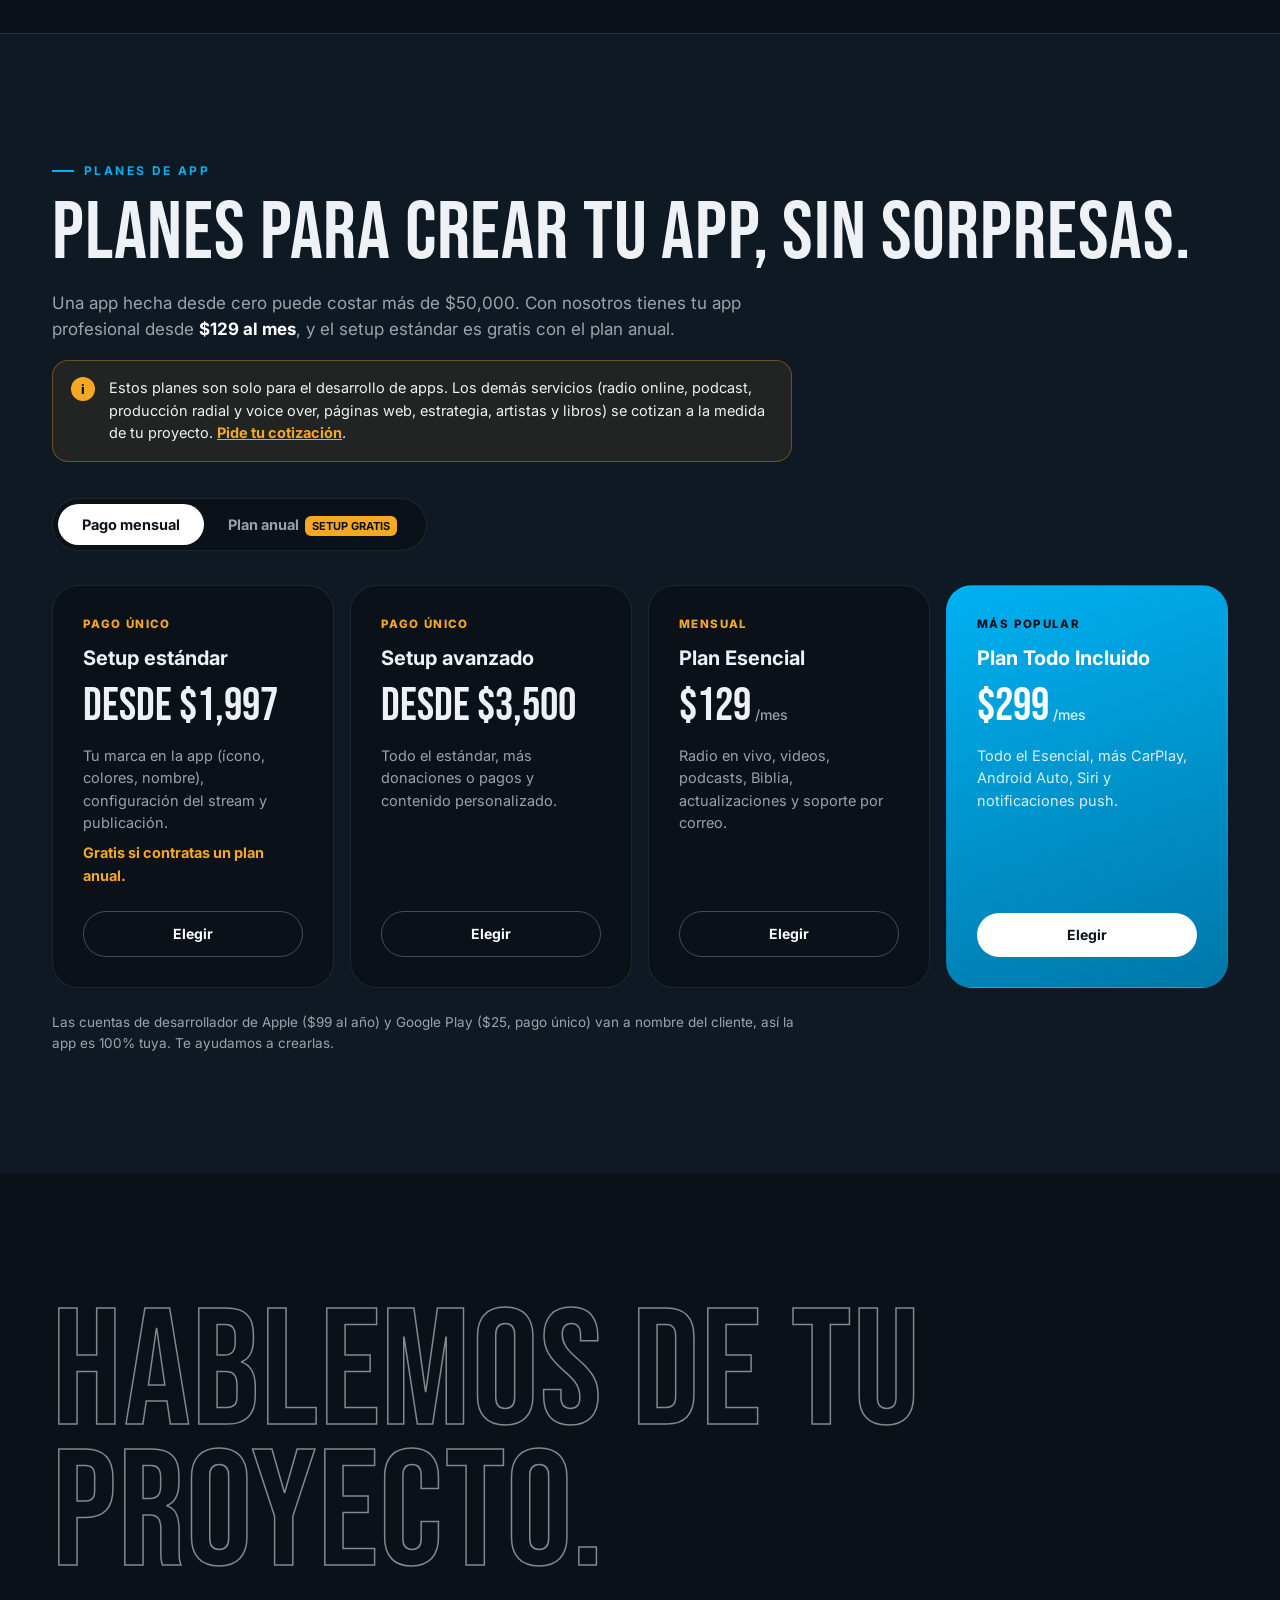
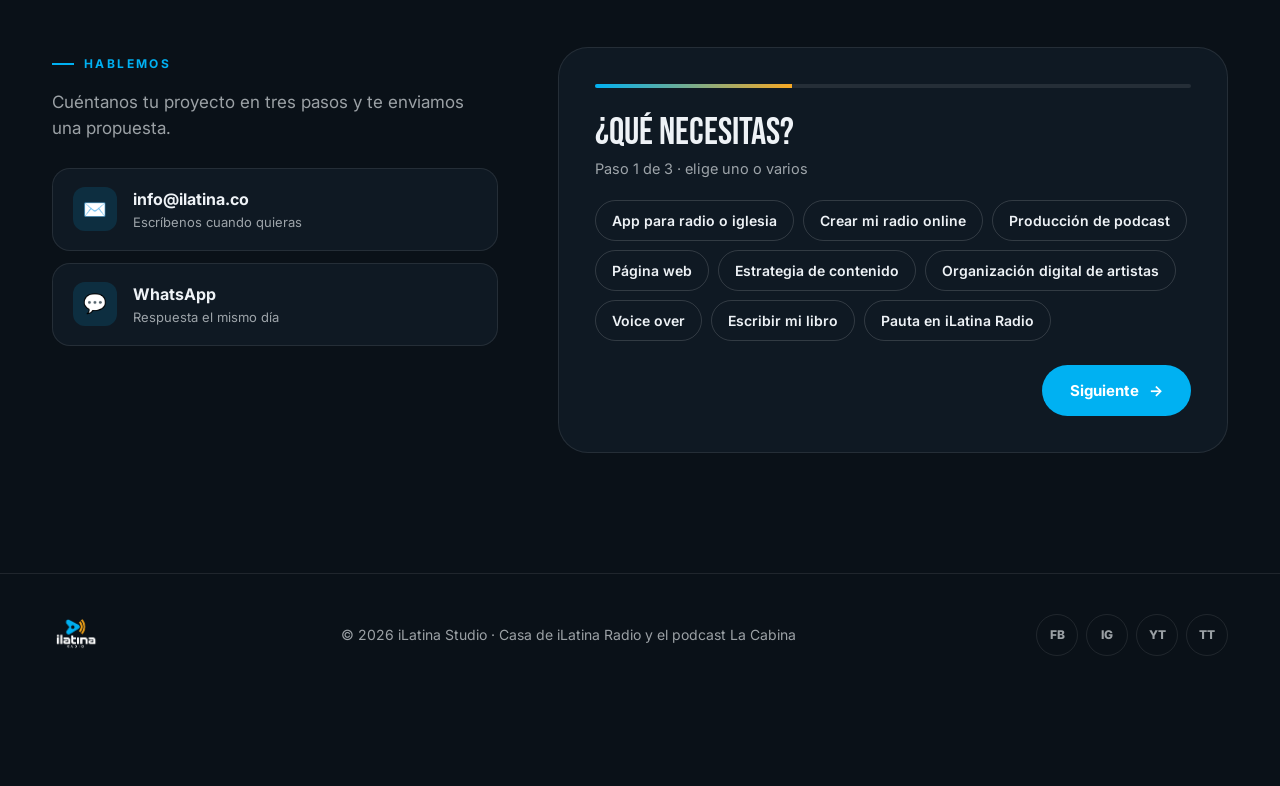
<file: v3.html>
<!doctype html>
<html lang="es"><head><meta charset="utf-8"><meta name="viewport" content="width=device-width,initial-scale=1">
<meta name="robots" content="noindex,nofollow">
<title>iLatina Studio | Apps, radio online, podcast y contenido digital</title>
<meta name="description" content="iLatina Studio crea apps para radios e iglesias, radios online, podcasts, páginas web y estrategia de contenido. Casa de iLatina Radio y el podcast La Cabina.">
<meta name="theme-color" content="#0a1118">
<link rel="preconnect" href="https://fonts.googleapis.com"><link rel="preconnect" href="https://fonts.gstatic.com" crossorigin>
<link rel="stylesheet" href="https://fonts.googleapis.com/css2?family=Bebas+Neue&family=Inter:wght@400;500;600;700;800&display=swap">
<style>
:root{--azul:#00b1f2;--azul2:#0089c2;--naranja:#f7a823;--tinta:#0a1118;--tinta2:#0f1923;--tinta3:#16222e;--linea:rgba(255,255,255,.09);--texto:#eef2f6;--suave:rgba(238,242,246,.64);--claro:#f5f5f7;--gris:#4b5563;--ease:cubic-bezier(.2,.8,.2,1)}
*{box-sizing:border-box;margin:0;padding:0}
html{scroll-behavior:smooth;-webkit-text-size-adjust:100%;overflow-x:clip}
body{font-family:Inter,-apple-system,sans-serif;background:var(--tinta);color:var(--texto);-webkit-font-smoothing:antialiased;line-height:1.55;overflow-x:clip}
img{display:block;max-width:100%}a{color:inherit;text-decoration:none}button{font-family:inherit;cursor:pointer}
.wrap{max-width:1240px;margin:0 auto;padding:0 32px}
h1,h2,.bebas{font-family:'Bebas Neue',sans-serif;font-weight:400;letter-spacing:.01em;line-height:.92}
h2{font-size:clamp(46px,6.4vw,92px)}
h3{font-size:20px;font-weight:700;line-height:1.25}
.eti{display:inline-flex;align-items:center;gap:10px;font-size:12px;font-weight:700;letter-spacing:.2em;text-transform:uppercase;color:var(--azul)}
.eti:before{content:"";width:22px;height:2px;background:currentColor}
section{position:relative}
::selection{background:var(--azul);color:#fff}

/* botones magnéticos */
.btn{position:relative;display:inline-flex;align-items:center;gap:10px;font-weight:700;font-size:15px;padding:16px 28px;border-radius:99px;background:var(--azul);color:#fff;border:0;overflow:hidden;transition:transform .35s var(--ease),box-shadow .35s;will-change:transform;isolation:isolate}
.btn:after{content:"";position:absolute;inset:0;background:#fff;transform:translateY(101%);border-radius:inherit;transition:transform .45s var(--ease);z-index:-1}
.btn:hover:after{transform:translateY(0)}.btn:hover{color:var(--tinta);box-shadow:0 14px 40px rgba(0,177,242,.35)}
.btn.linea{background:transparent;border:1.5px solid rgba(255,255,255,.25)}
.btn.sm{padding:11px 20px;font-size:14px}
.btn .fl{transition:transform .35s var(--ease)}.btn:hover .fl{transform:translateX(4px)}

/* progreso + cursor */
.progreso{position:fixed;top:0;left:0;height:3px;width:100%;transform-origin:0 50%;transform:scaleX(0);background:linear-gradient(90deg,var(--azul),var(--naranja));z-index:60}
.luz{position:fixed;width:520px;height:520px;border-radius:50%;pointer-events:none;z-index:0;background:radial-gradient(circle,rgba(0,177,242,.13),transparent 62%);transform:translate(-50%,-50%);left:-600px;top:-600px;transition:opacity .4s}

/* nav */
.nav{position:fixed;top:14px;left:0;right:0;z-index:50;transition:top .4s var(--ease)}
.nav .in{max-width:1240px;margin:0 auto;padding:0 32px}
.nav .bar{display:flex;align-items:center;gap:26px;height:68px;padding:0 10px 0 22px;border-radius:99px;border:1px solid transparent;transition:all .45s var(--ease)}
.nav.sc .bar{background:rgba(10,17,24,.72);backdrop-filter:blur(18px) saturate(1.4);-webkit-backdrop-filter:blur(18px) saturate(1.4);border-color:var(--linea);box-shadow:0 18px 50px rgba(0,0,0,.35)}
.marca{display:flex;align-items:center;gap:12px}.marca img{height:38px}
.marca span{font-size:11px;font-weight:800;letter-spacing:.32em;color:var(--naranja);border-left:1px solid var(--linea);padding-left:12px}
.nav ul{display:flex;gap:4px;list-style:none;font-size:14px;font-weight:500;margin-left:auto}
.nav ul a{display:block;padding:9px 14px;border-radius:99px;color:var(--suave);transition:all .3s}
.nav ul a:hover,.nav ul a.on{color:#fff;background:rgba(255,255,255,.08)}
.nav .acc{display:flex;gap:8px;align-items:center}
.vivob{display:inline-flex;align-items:center;gap:8px;background:rgba(247,168,35,.12);border:1px solid rgba(247,168,35,.45);color:var(--naranja);font-weight:700;font-size:13.5px;padding:10px 16px;border-radius:99px}
.punto{width:8px;height:8px;border-radius:50%;background:#ff4d4d;box-shadow:0 0 0 0 rgba(255,77,77,.6);animation:pulso 1.8s infinite}
@keyframes pulso{70%{box-shadow:0 0 0 9px rgba(255,77,77,0)}100%{box-shadow:0 0 0 0 rgba(255,77,77,0)}}
.hamb{display:none;width:46px;height:46px;border-radius:50%;border:1px solid var(--linea);background:rgba(255,255,255,.05);position:relative}
.hamb i{position:absolute;left:14px;right:14px;height:2px;background:#fff;transition:transform .35s var(--ease),top .35s}
.hamb i:nth-child(1){top:18px}.hamb i:nth-child(2){top:26px}
.menu-on .hamb i:nth-child(1){top:22px;transform:rotate(45deg)}.menu-on .hamb i:nth-child(2){top:22px;transform:rotate(-45deg)}
.menu{position:fixed;inset:0;z-index:45;background:rgba(10,17,24,.97);backdrop-filter:blur(10px);display:flex;flex-direction:column;justify-content:center;padding:0 28px;gap:6px;clip-path:circle(0 at calc(100% - 50px) 50px);transition:clip-path .7s var(--ease)}
.menu-on .menu{clip-path:circle(150% at calc(100% - 50px) 50px)}
.menu a{font-family:'Bebas Neue';font-size:54px;line-height:1.05;opacity:0;transform:translateY(20px);transition:all .5s var(--ease)}
.menu a small{font-family:Inter;font-size:13px;color:var(--naranja);margin-right:12px;vertical-align:middle}
.menu-on .menu a{opacity:1;transform:none}
.menu-on .menu a:nth-child(2){transition-delay:.05s}.menu-on .menu a:nth-child(3){transition-delay:.1s}.menu-on .menu a:nth-child(4){transition-delay:.15s}.menu-on .menu a:nth-child(5){transition-delay:.2s}.menu-on .menu a:nth-child(6){transition-delay:.25s}.menu-on .menu a:nth-child(7){transition-delay:.3s}

/* hero */
.hero{min-height:100vh;min-height:100svh;padding:150px 0 90px;display:flex;align-items:center;overflow:hidden}
.orbe{position:absolute;border-radius:50%;filter:blur(70px);opacity:.55;pointer-events:none}
.orbe.a{width:620px;height:620px;background:#0089c2;top:-180px;right:-120px;animation:flota 16s ease-in-out infinite}
.orbe.b{width:420px;height:420px;background:#f7a823;bottom:-200px;left:-140px;opacity:.28;animation:flota 20s ease-in-out infinite reverse}
@keyframes flota{50%{transform:translate(-60px,50px) scale(1.08)}}
.reja{position:absolute;inset:0;background-image:linear-gradient(rgba(255,255,255,.035) 1px,transparent 1px),linear-gradient(90deg,rgba(255,255,255,.035) 1px,transparent 1px);background-size:64px 64px;mask-image:radial-gradient(ellipse at 60% 40%,#000 20%,transparent 70%);-webkit-mask-image:radial-gradient(ellipse at 60% 40%,#000 20%,transparent 70%)}
.hero .wrap{position:relative;z-index:2;display:grid;grid-template-columns:1.2fr .8fr;gap:40px;align-items:center;width:100%}
.hero h1{font-size:clamp(60px,7.5vw,118px)}
.hero h1 .ln{display:block;overflow:hidden}
.hero h1 .ln>span{display:inline-block;transform:translateY(105%);animation:sube 1s var(--ease) forwards}
.hero h1 .ln:nth-child(2)>span{animation-delay:.1s}.hero h1 .ln:nth-child(3)>span{animation-delay:.2s}
@keyframes sube{to{transform:none}}
.rota{display:inline-grid;color:var(--azul);vertical-align:bottom}
.rota b{grid-area:1/1;font-weight:400;opacity:0;transform:translateY(40%) rotateX(-60deg);transition:all .7s var(--ease)}
.rota b.on{opacity:1;transform:none}.rota b.sale{opacity:0;transform:translateY(-40%) rotateX(60deg)}
.hero p.lead{font-size:19px;color:var(--suave);max-width:560px;margin:28px 0 36px}
.hero .acc{display:flex;gap:12px;flex-wrap:wrap}
.aparece{opacity:0;transform:translateY(24px);animation:ap .9s var(--ease) forwards}
@keyframes ap{to{opacity:1;transform:none}}
.d1{animation-delay:.45s}.d2{animation-delay:.6s}.d3{animation-delay:.75s}.d4{animation-delay:.9s}
.escena{position:relative;height:600px;perspective:1200px}
.tel{position:absolute;width:268px;aspect-ratio:9/19.3;border-radius:44px;background:#05090d;padding:10px;box-shadow:0 0 0 1.5px rgba(255,255,255,.14),0 50px 100px rgba(0,0,0,.6);transform-style:preserve-3d;transition:transform .2s ease-out}
.tel .pant{position:relative;width:100%;height:100%;border-radius:35px;overflow:hidden;background:#000}
.tel .pant img{position:absolute;inset:0;width:100%;height:100%;object-fit:cover;object-position:top;opacity:0;transform:scale(1.06);transition:opacity .8s,transform 1.2s var(--ease)}
.tel .pant img.on{opacity:1;transform:none}
.tel .isla{position:absolute;top:18px;left:50%;transform:translateX(-50%);width:84px;height:24px;border-radius:20px;background:#000;z-index:3}
.escena .tel{left:50%;top:10px;margin-left:-134px}
.pild{position:absolute;z-index:4;display:flex;align-items:center;gap:10px;background:rgba(255,255,255,.95);color:var(--tinta);border-radius:16px;padding:11px 15px;font-size:13px;font-weight:700;box-shadow:0 20px 50px rgba(0,0,0,.35);animation:bob 5s ease-in-out infinite}
.pild small{display:block;font-weight:500;color:var(--gris);font-size:11.5px}
.pild i{width:34px;height:34px;border-radius:10px;display:grid;place-items:center;font-style:normal;font-size:16px}
.pild.p1{left:-6px;top:110px}.pild.p1 i{background:rgba(255,77,77,.14)}
.pild.p2{right:-14px;top:280px;animation-delay:-1.5s}.pild.p2 i{background:rgba(0,177,242,.16)}
.pild.p3{left:10px;bottom:70px;animation-delay:-3s}.pild.p3 i{background:rgba(247,168,35,.2)}
@keyframes bob{50%{transform:translateY(-12px)}}
.puntos{position:absolute;left:50%;bottom:-6px;transform:translateX(-50%);display:flex;gap:6px}
.puntos i{width:7px;height:7px;border-radius:9px;background:rgba(255,255,255,.25);transition:all .4s}.puntos i.on{width:26px;background:var(--azul)}
.baja{position:absolute;left:50%;bottom:26px;transform:translateX(-50%);z-index:3;display:flex;flex-direction:column;align-items:center;gap:8px;font-size:11px;letter-spacing:.2em;color:var(--suave)}
.baja i{width:22px;height:36px;border:1.5px solid rgba(255,255,255,.3);border-radius:20px;position:relative}
.baja i:after{content:"";position:absolute;left:50%;top:7px;width:3px;height:7px;margin-left:-1.5px;border-radius:3px;background:#fff;animation:rueda 1.8s infinite}
@keyframes rueda{to{transform:translateY(12px);opacity:0}}

/* marquesina */
.marq{border-top:1px solid var(--linea);border-bottom:1px solid var(--linea);background:var(--tinta2);overflow:hidden;padding:22px 0;display:flex}
.marq .pista{display:flex;flex:none;gap:46px;padding-right:46px;animation:corre 38s linear infinite;align-items:center}
.marq span{font-family:'Bebas Neue';font-size:46px;line-height:1;white-space:nowrap;color:transparent;-webkit-text-stroke:1px rgba(255,255,255,.4)}
.marq span.ll{color:#fff;-webkit-text-stroke:0}
.marq em{width:12px;height:12px;border-radius:50%;background:var(--naranja);flex:none}
@keyframes corre{to{transform:translateX(-100%)}}
.marq:hover .pista{animation-play-state:paused}

/* revelar */
.rv{opacity:0;transform:translateY(40px);transition:opacity .9s var(--ease),transform .9s var(--ease)}
.rv.vis{opacity:1;transform:none}
.rv.d-1{transition-delay:.08s}.rv.d-2{transition-delay:.16s}.rv.d-3{transition-delay:.24s}
.palabras .w{display:inline-block;overflow:hidden;vertical-align:top}
.palabras .w>span{display:inline-block;transform:translateY(105%);transition:transform .9s var(--ease)}
.palabras.vis .w>span{transform:none}

/* cifras */
.cifras{padding:90px 0 40px}
.cifras .wrap{display:grid;grid-template-columns:repeat(4,1fr);gap:0}
.cifra{padding:6px 28px;border-left:1px solid var(--linea)}.cifra:first-child{border-left:0;padding-left:0}
.cifra b{display:block;font-family:'Bebas Neue';font-weight:400;font-size:76px;line-height:1;background:linear-gradient(180deg,#fff,rgba(255,255,255,.55));-webkit-background-clip:text;background-clip:text;color:transparent}
.cifra b em{font-style:normal;color:var(--naranja);-webkit-text-fill-color:var(--naranja)}
.cifra span{font-size:14.5px;color:var(--suave)}

/* servicios: lista con vista previa */
.serv{padding:110px 0}
.cab{display:flex;justify-content:space-between;align-items:flex-end;gap:40px;margin-bottom:54px;flex-wrap:wrap}
.cab p{max-width:380px;color:var(--suave);font-size:16px}
.lista{border-top:1px solid var(--linea)}
.fila{position:relative;display:grid;grid-template-columns:80px 1fr 1.1fr 54px;align-items:center;gap:24px;padding:30px 0;border-bottom:1px solid var(--linea);cursor:pointer}
.fila:before{content:"";position:absolute;inset:0 -32px;background:linear-gradient(90deg,rgba(0,177,242,.1),transparent 70%);opacity:0;transition:opacity .4s}
.fila:hover:before{opacity:1}
.fila .n{font-family:'Bebas Neue';font-size:28px;color:var(--naranja);position:relative}
.fila h3{font-family:'Bebas Neue';font-weight:400;font-size:clamp(34px,3.6vw,54px);line-height:.95;position:relative;transition:transform .5s var(--ease),color .4s}
.fila:hover h3{transform:translateX(16px);color:var(--azul)}
.fila p{font-size:15px;color:var(--suave);position:relative}
.fila .ir{position:relative;width:54px;height:54px;border-radius:50%;border:1px solid rgba(255,255,255,.2);display:grid;place-items:center;transition:all .45s var(--ease);font-size:20px}
.fila:hover .ir{background:var(--azul);border-color:var(--azul);transform:rotate(-45deg)}
.nuevo{font-family:Inter;font-size:10px;font-weight:800;letter-spacing:.14em;background:var(--naranja);color:var(--tinta);padding:4px 8px;border-radius:6px;vertical-align:middle;margin-left:10px;position:relative;top:-6px}
.fila .mini{display:none}
.vista{position:fixed;left:0;top:0;width:340px;height:230px;border-radius:20px;overflow:hidden;pointer-events:none;z-index:40;opacity:0;transform:translate(-50%,-50%) scale(.6) rotate(-6deg);transition:opacity .35s,transform .5s var(--ease);box-shadow:0 30px 80px rgba(0,0,0,.55)}
.vista.on{opacity:1;transform:translate(-50%,-50%) scale(1) rotate(-3deg)}
.vista img{position:absolute;inset:0;width:100%;height:100%;object-fit:cover;opacity:0;transition:opacity .3s}
.vista img.on{opacity:1}

/* trabajos: carrusel arrastrable */
.trab{padding:40px 0 120px;overflow:hidden}
.riel{display:flex;gap:22px;padding:0 32px 10px max(32px,calc((100vw - 1240px)/2 + 32px));overflow-x:auto;scroll-snap-type:x mandatory;scroll-padding-left:max(32px,calc((100vw - 1240px)/2 + 32px));scrollbar-width:none;cursor:grab}
.riel::-webkit-scrollbar{display:none}
.riel.arr{cursor:grabbing;scroll-snap-type:none}
.caso{flex:none;width:400px;scroll-snap-align:start;user-select:none}
.caso .im{position:relative;height:500px;border-radius:26px;overflow:hidden;background:var(--tinta3)}
.caso .im img{width:100%;height:100%;object-fit:cover;transition:transform 1.1s var(--ease);pointer-events:none}
.caso:hover .im img{transform:scale(1.07)}
.caso .im:after{content:"";position:absolute;inset:0;background:linear-gradient(180deg,transparent 45%,rgba(10,17,24,.92))}
.caso .tg{position:absolute;top:18px;left:18px;z-index:2;font-size:11.5px;font-weight:800;letter-spacing:.12em;background:rgba(10,17,24,.7);backdrop-filter:blur(8px);padding:7px 12px;border-radius:99px}
.caso .tx{position:absolute;left:24px;right:24px;bottom:22px;z-index:2}
.caso .tx b{display:block;font-family:'Bebas Neue';font-weight:400;font-size:38px;line-height:1}
.caso .tx span{font-size:14px;color:var(--suave)}
.caso .play{position:absolute;right:20px;bottom:24px;z-index:2;width:50px;height:50px;border-radius:50%;background:#fff;color:var(--tinta);display:grid;place-items:center;transform:scale(0);transition:transform .5s var(--ease)}
.caso:hover .play{transform:scale(1)}
.controles{display:flex;gap:10px}
.controles button{width:52px;height:52px;border-radius:50%;border:1px solid rgba(255,255,255,.2);background:transparent;color:#fff;font-size:19px;transition:all .3s}
.controles button:hover{background:#fff;color:var(--tinta)}
.barra-riel{max-width:1176px;margin:30px auto 0;height:2px;background:var(--linea);position:relative;width:calc(100% - 64px)}
.barra-riel i{position:absolute;left:0;top:0;height:100%;width:20%;background:var(--azul);transition:left .2s}

/* apps: scroll fijo */
.apps{background:var(--claro);color:var(--tinta);padding:120px 0}
.apps .eti{color:var(--azul2)}
.apps .grid{display:grid;grid-template-columns:1fr 1fr;gap:70px}
.apps .izq h2{margin:16px 0 22px}
.apps .lead{font-size:18px;color:var(--gris);max-width:520px}
.pasos{margin-top:40px}
.paso{padding:28px 0 28px 26px;border-left:2px solid #dfe3e8;position:relative;transition:all .5s;min-height:42vh;display:flex;flex-direction:column;justify-content:center}
.paso:before{content:"";position:absolute;left:-2px;top:0;width:2px;height:0;background:var(--azul);transition:height .8s var(--ease)}
.paso.on:before{height:100%}
.paso .k{font-size:12px;font-weight:800;letter-spacing:.14em;color:#9aa3ae;transition:color .4s}
.paso h3{font-family:'Bebas Neue';font-weight:400;font-size:44px;line-height:1;margin:8px 0 10px;color:#b5bcc5;transition:color .4s}
.paso p{color:var(--gris);font-size:16px;max-width:430px;opacity:.5;transition:opacity .4s}
.paso.on .k{color:var(--azul2)}.paso.on h3{color:var(--tinta)}.paso.on p{opacity:1}
.apps .der{position:relative}
.fijo{position:sticky;top:12vh;height:76vh;display:grid;place-items:center}
.fijo .halo{position:absolute;width:420px;height:420px;border-radius:50%;background:radial-gradient(circle,rgba(0,177,242,.3),transparent 65%);transition:background .6s}
.fijo .tel{position:relative;width:300px}
.chip-app{position:absolute;right:0;bottom:16%;background:var(--tinta);color:#fff;border-radius:18px;padding:16px 18px;max-width:230px;box-shadow:0 30px 60px rgba(10,17,24,.3)}
.chip-app small{display:block;font-size:11px;font-weight:800;letter-spacing:.12em;color:var(--naranja);margin-bottom:4px}
.chip-app b{font-size:15px}
.proceso{display:grid;grid-template-columns:repeat(4,1fr);gap:16px;margin-top:80px}
.proceso div{background:#fff;border-radius:22px;padding:26px;border:1px solid #e6e9ed;transition:transform .5s var(--ease),box-shadow .5s}
.proceso div:hover{transform:translateY(-8px);box-shadow:0 26px 50px rgba(10,17,24,.1)}
.proceso b{font-family:'Bebas Neue';font-weight:400;font-size:52px;line-height:1;color:var(--azul)}
.proceso span{display:block;font-weight:600;margin-top:6px}

/* radio + cabina */
.medio{padding:120px 0}
.duo{display:grid;grid-template-columns:1fr 1fr;gap:22px}
.bloque{position:relative;border-radius:32px;overflow:hidden;padding:40px;min-height:640px;display:flex;flex-direction:column;border:1px solid var(--linea)}
.radio{background:radial-gradient(120% 80% at 20% 0%,#0d3a52,#0a1118 65%)}
.viz{position:relative;height:250px;margin:-10px -10px 20px;display:flex;align-items:center;justify-content:center}
.viz canvas{width:100%;height:100%}
.ahora{display:flex;gap:16px;align-items:center;background:rgba(255,255,255,.06);border:1px solid var(--linea);border-radius:20px;padding:14px;margin-bottom:auto}
.ahora img{width:64px;height:64px;border-radius:14px;object-fit:cover;flex:none}
.ahora small{font-size:11px;font-weight:800;letter-spacing:.12em;color:var(--naranja)}
.ahora b{display:block;font-size:16px;white-space:nowrap;overflow:hidden;text-overflow:ellipsis}
.ahora .tx span{font-size:13px;color:var(--suave)}
.ahora .tx{min-width:0;flex:1}
.bpl{width:58px;height:58px;border-radius:50%;border:0;background:#fff;color:var(--tinta);font-size:20px;flex:none;display:grid;place-items:center;transition:transform .3s}
.bpl:hover{transform:scale(1.08)}
.ic{display:inline-flex}.ic svg{width:1.05em;height:1.05em}.ic .s{display:none}.suena .ic .p{display:none}.suena .ic .s{display:block}.bpl .ic svg{width:22px;height:22px}
.bloque .cnt{margin-top:34px;position:relative;z-index:2}
.bloque h2{font-size:clamp(52px,5.4vw,80px);margin:14px 0 14px}
.bloque p{color:var(--suave);font-size:16px;max-width:480px}
.bloque .acc{display:flex;gap:10px;flex-wrap:wrap;margin-top:26px}
.cabina{background:#000}
.cabina .fondo{position:absolute;inset:0}
.cabina .fondo img{width:100%;height:100%;object-fit:cover;object-position:center 12%;transform:scale(1.12);transition:transform .1s linear}
.cabina:after{content:"";position:absolute;inset:0;background:linear-gradient(180deg,rgba(10,17,24,0) 10%,rgba(10,17,24,.8) 45%,rgba(10,17,24,.98))}
.cabina .cnt{margin-top:auto}
.cabina .eti{color:var(--naranja)}
.eps{display:flex;gap:10px;margin-top:22px}
.eps a{position:relative;flex:1;aspect-ratio:16/10;border-radius:12px;overflow:hidden;border:1px solid var(--linea)}
.eps img{width:100%;height:100%;object-fit:cover;transition:transform .6s var(--ease)}
.eps a:hover img{transform:scale(1.1)}

/* clientes */
.clientes{padding:30px 0 120px;overflow:hidden}
.clientes .cab{margin-bottom:40px}
.fila-m{display:flex;overflow:hidden;margin-bottom:14px;mask-image:linear-gradient(90deg,transparent,#000 10%,#000 90%,transparent);-webkit-mask-image:linear-gradient(90deg,transparent,#000 10%,#000 90%,transparent)}
.fila-m .pista{display:flex;gap:14px;padding-right:14px;flex:none;animation:corre 46s linear infinite}
.fila-m.inv .pista{animation-direction:reverse}
.fila-m:hover .pista{animation-play-state:paused}
.chip{display:inline-flex;align-items:center;gap:12px;white-space:nowrap;border:1px solid rgba(255,255,255,.13);border-radius:99px;padding:16px 26px;font-weight:600;font-size:17px;background:var(--tinta2);transition:all .35s}
.chip:hover{border-color:var(--azul);background:rgba(0,177,242,.12)}
.chip img{height:24px;border-radius:5px;background:#fff;padding:2px 5px}
.chip.art{border-color:rgba(247,168,35,.4)}.chip.art:before{content:"♪";color:var(--naranja);font-weight:800}

/* planes */
.planes{background:var(--tinta2);padding:120px 0;border-top:1px solid var(--linea)}
.planes .intro{max-width:720px;color:var(--suave);font-size:17px;margin-top:18px}
.interr{display:inline-flex;margin:36px 0 34px;background:var(--tinta);border:1px solid var(--linea);border-radius:99px;padding:5px;position:relative}
.interr button{position:relative;z-index:2;border:0;background:none;color:var(--suave);font-weight:700;font-size:14.5px;padding:12px 24px;border-radius:99px;transition:color .4s}
.interr button.on{color:var(--tinta)}
.interr .bola{position:absolute;z-index:1;top:5px;bottom:5px;left:5px;border-radius:99px;background:#fff;transition:all .5s var(--ease)}
.interr em{font-style:normal;font-size:11px;background:var(--naranja);color:var(--tinta);padding:3px 7px;border-radius:6px;margin-left:6px}
.grid4{display:grid;grid-template-columns:repeat(4,1fr);gap:16px}
.plan{position:relative;background:var(--tinta);border:1px solid var(--linea);border-radius:26px;padding:30px;display:flex;flex-direction:column;transition:transform .5s var(--ease),border-color .4s;overflow:hidden}
.plan:hover{transform:translateY(-8px);border-color:rgba(0,177,242,.5)}
.plan .tag{font-size:11.5px;font-weight:800;letter-spacing:.12em;color:var(--naranja)}
.plan h3{margin:12px 0 6px}
.plan .pr{position:relative;font-family:'Bebas Neue';font-size:46px;line-height:1.05;margin:6px 0 12px;min-height:50px;white-space:nowrap}
.plan .pr small{font-family:Inter;font-size:14px;color:var(--suave);font-weight:500}
.plan .pr .alt{display:none}
.plan .pr .base{display:block;transition:all .5s var(--ease)}
.anual .plan.gr .pr .base{opacity:.4;font-size:24px;text-decoration:line-through}
.anual .plan.gr .pr .alt{display:block;animation:ap .6s var(--ease)}.plan .pr .alt small{font-family:Inter;font-size:14px;font-weight:600;color:var(--naranja);margin-left:6px}
.plan p{font-size:14.5px;color:var(--suave);margin-bottom:24px}
.plan .gratis{display:block;margin-top:8px;color:var(--naranja);font-weight:700}
.anual .plan.gr{border-color:var(--naranja)}
.plan .btn{margin-top:auto;justify-content:center}
.plan.top{background:linear-gradient(160deg,#00b1f2,#0077a8);border-color:transparent;color:#fff}
.plan.top .tag{color:var(--tinta)}
.plan.top p,.plan.top .pr small{color:rgba(255,255,255,.85)}
.plan.top .btn{background:#fff;color:var(--tinta)}
.plan.top .brillo{position:absolute;inset:0;background:linear-gradient(115deg,transparent 35%,rgba(255,255,255,.25) 50%,transparent 65%);transform:translateX(-100%);animation:brillo 4.5s infinite}
@keyframes brillo{60%,100%{transform:translateX(100%)}}
.aviso{display:flex;gap:14px;align-items:flex-start;max-width:740px;margin-top:18px;background:rgba(247,168,35,.08);border:1px solid rgba(247,168,35,.35);border-radius:16px;padding:16px 18px;font-size:14.5px}
.aviso:before{content:"i";flex:none;width:24px;height:24px;border-radius:50%;background:var(--naranja);color:var(--tinta);font-weight:800;display:grid;place-items:center;font-size:13px}
.aviso a{color:var(--naranja);font-weight:700;text-decoration:underline}
.nota{margin-top:24px;font-size:13.5px;color:var(--suave);max-width:760px}

/* contacto: pasos */
.contacto{padding:130px 0 120px;overflow:hidden}
.contacto .grande{font-size:clamp(70px,13vw,210px);line-height:.85;margin-bottom:60px}
.contacto .grande span{color:transparent;-webkit-text-stroke:1.5px rgba(255,255,255,.5)}
.contacto .grid{display:grid;grid-template-columns:.8fr 1.2fr;gap:60px;align-items:start}
.datos{display:flex;flex-direction:column;gap:12px;margin-top:26px}
.dato{display:flex;gap:16px;align-items:center;padding:18px 20px;border:1px solid var(--linea);border-radius:18px;background:var(--tinta2);transition:border-color .3s}
.dato:hover{border-color:var(--azul)}
.dato i{font-style:normal;width:44px;height:44px;border-radius:12px;background:rgba(0,177,242,.14);display:grid;place-items:center;font-size:19px}
.dato small{display:block;color:var(--suave);font-size:13px}
.form{background:var(--tinta2);border:1px solid var(--linea);border-radius:30px;padding:36px;position:relative}
.fbarra{height:4px;border-radius:4px;background:var(--linea);margin-bottom:26px;overflow:hidden}
.fbarra i{display:block;height:100%;width:33%;background:linear-gradient(90deg,var(--azul),var(--naranja));transition:width .6s var(--ease)}
.fpaso{display:none}.fpaso.on{display:block;animation:ap .6s var(--ease)}
.fpaso h3{font-family:'Bebas Neue';font-weight:400;font-size:38px;line-height:1;margin-bottom:6px}
.fpaso>p{color:var(--suave);font-size:14.5px;margin-bottom:20px}
.opc{display:flex;flex-wrap:wrap;gap:9px}
.opc button{font-size:14px;font-weight:600;padding:11px 16px;border-radius:99px;border:1px solid rgba(255,255,255,.15);background:transparent;color:var(--texto);transition:all .3s}
.opc button:hover{border-color:var(--azul)}
.opc button.on{background:var(--azul);border-color:var(--azul);color:#fff;transform:scale(1.03)}
.campo{position:relative;margin-bottom:16px}
.campo input,.campo textarea{width:100%;padding:24px 18px 10px;border-radius:14px;border:1px solid rgba(255,255,255,.14);background:var(--tinta);color:var(--texto);font:inherit;font-size:16px;outline:none;transition:border-color .3s}
.campo textarea{height:130px;resize:none}
.campo input:focus,.campo textarea:focus{border-color:var(--azul)}
.campo label{position:absolute;left:18px;top:17px;color:var(--suave);font-size:15px;pointer-events:none;transition:all .25s var(--ease)}
.campo input:focus+label,.campo input:not(:placeholder-shown)+label,.campo textarea:focus+label,.campo textarea:not(:placeholder-shown)+label{top:8px;font-size:11.5px;color:var(--azul);font-weight:700}
.fnav{display:flex;justify-content:space-between;align-items:center;margin-top:24px;gap:10px}
.atras{background:none;border:0;color:var(--suave);font-weight:600;font-size:14.5px}
.listo{text-align:center;padding:30px 0}
.listo .ok{width:84px;height:84px;margin:0 auto 18px;border-radius:50%;background:rgba(0,177,242,.15);display:grid;place-items:center;font-size:38px;color:var(--azul);animation:pop .6s var(--ease)}
@keyframes pop{from{transform:scale(0)}}

/* pie */
footer{border-top:1px solid var(--linea);padding:40px 0 130px;color:var(--suave);font-size:14px}
footer .wrap{display:flex;justify-content:space-between;align-items:center;gap:20px;flex-wrap:wrap}
footer img{height:36px}
.redes{display:flex;gap:8px}
.redes a{width:42px;height:42px;border-radius:50%;border:1px solid var(--linea);display:grid;place-items:center;font-size:12px;font-weight:800;transition:all .3s}
.redes a:hover{background:var(--azul);border-color:var(--azul);color:#fff;transform:translateY(-3px)}

/* reproductor flotante */
.flot{position:fixed;left:50%;bottom:18px;z-index:44;width:min(560px,calc(100% - 32px));transform:translate(-50%,140%);background:rgba(15,25,35,.86);backdrop-filter:blur(18px) saturate(1.5);-webkit-backdrop-filter:blur(18px) saturate(1.5);border:1px solid rgba(255,255,255,.14);border-radius:99px;padding:8px 14px 8px 8px;display:flex;align-items:center;gap:13px;box-shadow:0 20px 50px rgba(0,0,0,.5);transition:transform .7s var(--ease)}
.flot.vis{transform:translate(-50%,0)}
.flot .bpl{width:50px;height:50px;background:var(--azul);color:#fff;font-size:17px}
.flot img{width:42px;height:42px;border-radius:11px;object-fit:cover;flex:none}
.flot .tx{display:flex;flex-direction:column;min-width:0;flex:1;line-height:1.25}
.flot .tx small{font-size:10.5px;font-weight:800;letter-spacing:.12em;color:var(--naranja);display:flex;align-items:center;gap:6px}
.flot .tx b{font-size:14.5px;white-space:nowrap;overflow:hidden;text-overflow:ellipsis}
.flot .tx span{font-size:12px;color:var(--suave);white-space:nowrap;overflow:hidden;text-overflow:ellipsis}
.flot canvas{width:70px;height:30px;flex:none}

@media (max-width:1100px){
  .nav ul{display:none}.hamb{display:block}
  .grid4{grid-template-columns:repeat(2,1fr)}
  .fila{grid-template-columns:60px 1fr 54px}.fila p{display:none}
}
@media (max-width:860px){
  .wrap,.nav .in{padding:0 16px}
  .nav{top:10px}.nav .bar{height:60px;padding:0 7px 0 16px;gap:10px}.marca img{height:32px}.marca span{font-size:9.5px;letter-spacing:.24em;padding-left:9px}
  .nav .acc .btn{display:none}.vivob{padding:9px 12px;font-size:12.5px;margin-left:auto}
  .hero{padding:110px 0 70px;min-height:auto}
  .hero .wrap{grid-template-columns:1fr;gap:20px}
  .hero p.lead{font-size:17px;margin:22px 0 28px}
  .escena{height:520px}.tel{width:236px}.escena .tel{margin-left:-118px}
  .pild{font-size:12px;padding:9px 12px}.pild i{width:28px;height:28px}.pild.p1{left:0;top:60px}.pild.p2{right:0;top:250px}.pild.p3{left:0;bottom:50px}
  .baja{display:none}
  .marq span{font-size:34px}
  .cifras{padding:60px 0 10px}.cifras .wrap{grid-template-columns:1fr 1fr;gap:28px 0}.cifra{padding:0 16px}.cifra:nth-child(3){border-left:0;padding-left:0}.cifra b{font-size:58px}
  .serv,.medio,.planes,.apps{padding:80px 0}
  .cab{margin-bottom:34px}
  .fila{grid-template-columns:44px 1fr 44px;gap:14px;padding:20px 0}
  .fila .ir{width:44px;height:44px;font-size:16px}
  .fila h3{font-size:34px}.nuevo{top:-3px;margin-left:6px}
  .fila .mini{display:block;grid-column:1/-1;height:0;overflow:hidden;border-radius:16px;transition:height .5s var(--ease)}
  .fila .mini img{width:100%;height:190px;object-fit:cover}
  .fila.abierta .mini{height:190px}
  .fila.abierta p{display:block;grid-column:1/-1}
  .fila.abierta .ir{background:var(--azul);border-color:var(--azul);transform:rotate(-45deg)}
  .vista{display:none}
  .riel{padding:0 16px 10px;gap:14px;scroll-padding-left:16px}.caso{width:78vw}.caso .im{height:420px}.caso .play{transform:scale(1)}
  .barra-riel{width:calc(100% - 32px)}
  .apps .grid{grid-template-columns:1fr;gap:0}
  .apps .der{position:sticky;top:70px;z-index:2;order:-1;height:auto;margin:0 -16px;background:linear-gradient(180deg,var(--claro) 82%,rgba(245,245,247,0))}
  .fijo{position:relative;top:0;height:400px}.fijo .tel{width:176px;border-radius:32px;padding:7px}.fijo .tel .pant{border-radius:26px}.fijo .tel .isla{width:56px;height:16px;top:13px}.fijo .halo{width:300px;height:300px}
  .chip-app{right:16px;bottom:30px;max-width:150px;padding:11px 13px}.chip-app b{font-size:13px}
  .paso{min-height:52vh;padding-left:20px}.paso h3{font-size:36px}
  .proceso{grid-template-columns:1fr 1fr;margin-top:40px;gap:10px}.proceso div{padding:18px}.proceso b{font-size:40px}.proceso span{font-size:14px}
  .duo{grid-template-columns:1fr}.bloque{min-height:560px;padding:24px;border-radius:26px}
  .viz{height:170px}
  .cabina{min-height:640px}.cabina .fondo{height:380px;bottom:auto}
  .cabina:after{background:linear-gradient(180deg,rgba(10,17,24,0) 120px,rgba(10,17,24,.96) 360px,var(--tinta))}
  .chip{font-size:14.5px;padding:12px 18px}
  .grid4{grid-template-columns:1fr}
  .interr button{padding:11px 16px;font-size:13.5px}
  .contacto{padding:80px 0}.contacto .grande{margin-bottom:34px}.contacto .grid{grid-template-columns:1fr;gap:34px}
  .form{padding:22px;border-radius:24px}
  .flot{border-radius:22px}.flot canvas{display:none}
}
@media (prefers-reduced-motion:reduce){
  *,*:before,*:after{animation-duration:.01ms!important;animation-iteration-count:1!important;transition-duration:.01ms!important;scroll-behavior:auto!important}
  .rv,.palabras .w>span,.hero h1 .ln>span,.aparece{opacity:1!important;transform:none!important}
}
</style>
</head><body>
<div class="progreso" id="progreso"></div>
<div class="luz" id="luz"></div>

<nav class="nav" id="nav"><div class="in"><div class="bar">
<a class="marca" href="#inicio"><img src="img/logo_oscuro.png" alt="iLatina"><span>STUDIO</span></a>
<ul>
<li><a href="#servicios">Servicios</a></li><li><a href="#trabajos">Trabajos</a></li><li><a href="#apps">Apps</a></li><li><a href="#radio">iLatina Radio</a></li><li><a href="#cabina">La Cabina</a></li><li><a href="#clientes">Clientes</a></li><li><a href="#planes">Planes</a></li>
</ul>
<div class="acc"><button type="button" class="vivob js-play"><span class="punto"></span><span class="lbl">En vivo</span></button><a class="btn sm mag" href="#contacto">Cotizar proyecto</a></div>
<button class="hamb" id="hamb" aria-label="Abrir menú"><i></i><i></i></button>
</div></div></nav>
<div class="menu" id="menu">
<a href="#servicios"><small>01</small>Servicios</a><a href="#trabajos"><small>02</small>Trabajos</a><a href="#apps"><small>03</small>Apps</a><a href="#radio"><small>04</small>iLatina Radio</a><a href="#cabina"><small>05</small>La Cabina</a><a href="#planes"><small>06</small>Planes</a><a href="#contacto"><small>07</small>Cotizar proyecto</a>
</div>

<header class="hero" id="inicio">
<div class="orbe a"></div><div class="orbe b"></div><div class="reja"></div>
<div class="wrap">
<div>
<span class="eti aparece">Estudio digital · Orlando · Colombia</span>
<h1 style="margin-top:22px"><span class="ln"><span>Creamos la voz</span></span><span class="ln"><span>digital de tu</span></span><span class="ln"><span><span class="rota" id="rota"><b class="on">iglesia.</b><b>marca.</b><b>emisora.</b><b>ministerio.</b><b>proyecto.</b></span></span></span></h1>
<p class="lead aparece d1">Apps, radio online, podcast, páginas web y estrategia de contenido. Lo hacemos con la experiencia de operar nuestra propia radio digital, iLatina Radio, al aire las 24 horas.</p>
<div class="acc aparece d2"><a class="btn mag" href="#contacto">Agenda una reunión gratis <span class="fl">→</span></a><a class="btn linea mag" href="#servicios">Ver servicios</a></div>
</div>
<div class="escena aparece d3" id="escena">
<div class="tel" id="telHero"><div class="isla"></div><div class="pant" id="pantHero">
<img class="on" src="img/app/en_vivo.jpg" alt="Radio en vivo"><img src="img/app/podcasts.jpg" alt="Podcasts"><img src="img/app/videos.jpg" alt="Videos"><img src="img/app/biblia.jpg" alt="Biblia"><img src="img/app/mas.jpg" alt="Donaciones">
</div></div>
<div class="pild p1"><i>🔴</i><div>Radio en vivo<small>Transmisión 24/7</small></div></div>
<div class="pild p2"><i>🎙️</i><div>Podcasts y videos<small>En tu propia app</small></div></div>
<div class="pild p3"><i>🚗</i><div>CarPlay y Android Auto<small>Y comandos con Siri</small></div></div>
<div class="puntos" id="puntosHero"><i class="on"></i><i></i><i></i><i></i><i></i></div>
</div>
</div>
<div class="baja"><i></i>DESLIZA</div>
</header>

<div class="marq" aria-hidden="true"><div class="pista">
<span class="ll">Apps</span><em></em><span>Radio online</span><em></em><span class="ll">Podcast</span><em></em><span>Voice over</span><em></em><span class="ll">Páginas web</span><em></em><span>Estrategia</span><em></em><span class="ll">Artistas</span><em></em><span>Libros</span><em></em>
</div><div class="pista">
<span class="ll">Apps</span><em></em><span>Radio online</span><em></em><span class="ll">Podcast</span><em></em><span>Voice over</span><em></em><span class="ll">Páginas web</span><em></em><span>Estrategia</span><em></em><span class="ll">Artistas</span><em></em><span>Libros</span><em></em>
</div></div>

<section class="cifras"><div class="wrap">
<div class="cifra rv"><b><span class="cont" data-n="24">0</span><em>/</em>7</b><span>Radio digital al aire</span></div>
<div class="cifra rv d-1"><b><span class="cont" data-n="8">0</span></b><span>Servicios bajo un mismo techo</span></div>
<div class="cifra rv d-2"><b><span class="cont" data-n="2">0</span></b><span>Países: Estados Unidos y Colombia</span></div>
<div class="cifra rv d-3"><b>iOS<em>+</em>AND</b><span>Apps con CarPlay y Android Auto</span></div>
</div></section>

<section class="serv" id="servicios"><div class="wrap">
<div class="cab"><div><span class="eti rv">Servicios</span><h2 class="palabras" style="margin-top:16px">Todo lo que tu proyecto necesita para sonar, verse y crecer.</h2></div><p class="rv">Pasa el cursor por cada servicio para ver un trabajo real. En el celular, tócalo para abrirlo.</p></div>
<div class="lista" id="lista">
<div class="fila rv" data-img="0"><span class="n">01</span><h3>Apps para radios e iglesias</h3><p>Tu app propia en iOS y Android con streaming, videos, podcasts, Biblia y donaciones.</p><span class="ir">↗</span><div class="mini"><img src="img/app/videos.jpg" alt="" style="object-position:top" loading="lazy"></div></div>
<div class="fila rv" data-img="1"><span class="n">02</span><h3>Crea tu propia radio</h3><p>Montamos tu emisora online: stream, programación, imagen sonora y reproductor web.</p><span class="ir">↗</span><div class="mini"><img src="img/app/en_vivo.jpg" alt="" style="object-position:center 30%" loading="lazy"></div></div>
<div class="fila rv" data-img="2"><span class="n">03</span><h3>Producción de podcast</h3><p>Del concepto a Spotify y YouTube: guion, grabación, edición y portadas.</p><span class="ir">↗</span><div class="mini"><img src="img/rob2.jpg" alt="" loading="lazy"></div></div>
<div class="fila rv" data-img="3"><span class="n">04</span><h3>Producción radial y voice over</h3><p>Cuñas, jingles, cortinas y locución. Voice over para comerciales, videos, documentales, audiolibros y redes.</p><span class="ir">↗</span><div class="mini"><img src="img/globalminds.jpg" alt="" loading="lazy"></div></div>
<div class="fila rv" data-img="4"><span class="n">05</span><h3>Páginas web</h3><p>Sitios rápidos y listos para vender, con tu radio y tu contenido integrados.</p><span class="ir">↗</span><div class="mini"><img src="img/jcr.jpg" alt="" loading="lazy"></div></div>
<div class="fila rv" data-img="5"><span class="n">06</span><h3>Estrategia y contenido</h3><p>Marca personal, redes sociales y contenido para iglesias, artistas y empresas.</p><span class="ir">↗</span><div class="mini"><img src="img/firstline2.jpg" alt="" loading="lazy"></div></div>
<div class="fila rv" data-img="6"><span class="n">07</span><h3>Artistas emergentes<span class="nuevo">NUEVO</span></h3><p>Prensa y medios, página web, redes, lanzamientos, contenido y difusión en iLatina Radio y La Cabina.</p><span class="ir">↗</span><div class="mini"><img src="img/tayhana.jpg" alt="" loading="lazy"></div></div>
<div class="fila rv" data-img="7"><span class="n">08</span><h3>Escribe tu libro<span class="nuevo">NUEVO</span></h3><p>Escritura, edición, portada y publicación en Amazon. Lo hicimos con nuestro propio libro, La Cabina.</p><span class="ir">↗</span><div class="mini"><img src="img/libro.jpg" alt="" style="object-position:center 25%" loading="lazy"></div></div>
</div>
</div>
<div class="vista" id="vista">
<img src="img/app/videos.jpg" alt="" style="object-position:top"><img src="img/app/en_vivo.jpg" alt="" style="object-position:center 30%"><img src="img/rob2.jpg" alt=""><img src="img/globalminds.jpg" alt=""><img src="img/jcr.jpg" alt=""><img src="img/firstline2.jpg" alt=""><img src="img/tayhana.jpg" alt=""><img src="img/libro.jpg" alt="" style="object-position:center 25%">
</div>
</section>

<section class="trab" id="trabajos">
<div class="wrap"><div class="cab"><div><span class="eti rv">Trabajos recientes</span><h2 class="palabras" style="margin-top:16px">Hecho en iLatina.</h2></div><div class="controles rv"><button id="izq" aria-label="Anterior">←</button><button id="der" aria-label="Siguiente">→</button></div></div></div>
<div class="riel" id="riel">
<a class="caso rv"><div class="im"><img src="img/rob2.jpg" alt="" style="object-position:center 30%" loading="lazy"><span class="tg">PODCAST</span><div class="tx"><b>Rob Colón</b><span>La Cabina · edición multicámara, cortos y tráiler</span></div><span class="play">▶</span></div></a>
<a class="caso rv d-1"><div class="im"><img src="img/judith.jpg" alt="" style="object-position:center 15%" loading="lazy"><span class="tg">ALIANZA · EVENTO</span><div class="tx"><b>Global Minds Miami</b><span>Aliado de medios · entrevistas y cobertura</span></div><span class="play">▶</span></div></a>
<a class="caso rv d-2"><div class="im"><img src="img/univision.jpg" alt="" loading="lazy"><span class="tg">VLOG</span><div class="tx"><b>Visita Univision 23</b><span>Producción y edición de video</span></div><span class="play">▶</span></div></a>
<a class="caso rv d-3"><div class="im"><img src="img/techled.jpg" alt="" loading="lazy"><span class="tg">VIDEO DE MARCA</span><div class="tx"><b>Techled</b><span>Showroom LED en Miami</span></div><span class="play">▶</span></div></a>
<a class="caso"><div class="im"><img src="img/firstline.jpg" alt="" loading="lazy"><span class="tg">REELS</span><div class="tx"><b>Firstline</b><span>Contenido para clínica estética</span></div><span class="play">▶</span></div></a>
<a class="caso"><div class="im"><img src="img/zenvy.jpg" alt="" loading="lazy"><span class="tg">MOTION</span><div class="tx"><b>Zenvy</b><span>Video explainer animado</span></div><span class="play">▶</span></div></a>
<a class="caso"><div class="im"><img src="img/charles.jpg" alt="" loading="lazy"><span class="tg">PODCAST</span><div class="tx"><b>Charles Sánchez</b><span>Serie Global Minds · La Cabina</span></div><span class="play">▶</span></div></a>
<a class="caso"><div class="im"><img src="img/jcr.jpg" alt="" loading="lazy"><span class="tg">PÁGINA WEB</span><div class="tx"><b>Juan Carlos Ramírez</b><span>Landing de artista · vallenato cristiano</span></div><span class="play">↗</span></div></a>
</div>
<div class="barra-riel"><i id="barraRiel"></i></div>
</section>

<section class="apps" id="apps"><div class="wrap">
<div class="grid">
<div class="izq">
<span class="eti">Desarrollo de apps</span>
<h2>La misma app de iLatina Radio, con tu nombre y tus colores.</h2>
<p class="lead">Lleva tu emisora, iglesia o ministerio al celular de tu comunidad. Nosotros la diseñamos, la publicamos y la mantenemos.</p>
<div class="pasos" id="pasos">
<div class="paso on" data-s="0" data-t="Streaming HD"><span class="k">01 · EN VIVO</span><h3>Radio en vivo, videos y podcasts</h3><p>Tu señal 24/7, tus programas y tus episodios en un solo lugar, con la portada y la canción que suena.</p></div>
<div class="paso" data-s="1" data-t="Episodios a un toque"><span class="k">02 · CONTENIDO</span><h3>Tus podcasts, siempre a mano</h3><p>Cada episodio nuevo aparece en la app sin que tengas que tocar código.</p></div>
<div class="paso" data-s="3" data-t="Lectura y favoritos"><span class="k">03 · FE</span><h3>Biblia con favoritos</h3><p>Tu comunidad lee, marca y vuelve a sus versículos desde la misma app.</p></div>
<div class="paso" data-s="4" data-t="Pagos integrados"><span class="k">04 · DONACIONES</span><h3>Donaciones y pagos integrados</h3><p>Ofrendas, apoyos y pagos sin salir de la app.</p></div>
<div class="paso" data-s="0" data-t="CarPlay · Android Auto · Siri"><span class="k">05 · EN EL CARRO</span><h3>CarPlay, Android Auto y Siri</h3><p>Tu radio en la pantalla del carro y con comandos de voz. Y notificaciones push para avisar a tu audiencia.</p></div>
</div>
</div>
<div class="der"><div class="fijo"><div class="halo" id="halo"></div>
<div class="tel" id="telApp"><div class="isla"></div><div class="pant" id="pantApp">
<img class="on" src="img/app/en_vivo.jpg" alt=""><img src="img/app/podcasts.jpg" alt=""><img src="img/app/videos.jpg" alt=""><img src="img/app/biblia.jpg" alt=""><img src="img/app/mas.jpg" alt="">
</div></div>
<div class="chip-app"><small>FUNCIÓN</small><b id="chipApp">Streaming HD</b></div>
</div></div>
</div>
<div class="proceso">
<div class="rv"><b>01</b><span>Reunión y brief de tu proyecto</span></div>
<div class="rv d-1"><b>02</b><span>Diseñamos y configuramos tu app</span></div>
<div class="rv d-2"><b>03</b><span>Publicamos en App Store y Google Play</span></div>
<div class="rv d-3"><b>04</b><span>Soporte y actualizaciones cada mes</span></div>
</div>
</div></section>

<section class="medio"><div class="wrap duo">
<div class="bloque radio rv" id="radio">
<div class="viz"><canvas id="viz"></canvas></div>
<div class="ahora"><img id="artR" src="img/app/en_vivo.jpg" alt=""><div class="tx"><small>● AHORA SUENA</small><b id="npT">iLatina Radio</b><span id="npA">Radio cristiana 24/7</span></div><button class="bpl js-play" aria-label="Escuchar en vivo"><span class="ic"><svg class="p" viewBox="0 0 24 24"><path d="M7 4.5v15l13-7.5z" fill="currentColor"/></svg><svg class="s" viewBox="0 0 24 24"><path d="M6 4h4v16H6zM14 4h4v16h-4z" fill="currentColor"/></svg></span></button></div>
<div class="cnt"><span class="eti">Nuestra radio digital</span><h2>iLatina Radio</h2>
<p>Radio cristiana en español las 24 horas. Es nuestro laboratorio: todo lo que ofrecemos lo probamos primero aquí. También es una vitrina para tu marca con pauta, menciones y alianzas.</p>
<div class="acc"><button type="button" class="btn js-play mag"><span class="ic"><svg class="p" viewBox="0 0 24 24"><path d="M7 4.5v15l13-7.5z" fill="currentColor"/></svg><svg class="s" viewBox="0 0 24 24"><path d="M6 4h4v16H6zM14 4h4v16h-4z" fill="currentColor"/></svg></span> Escuchar en vivo</button><a class="btn linea mag" href="#contacto" data-opc="Pauta en iLatina Radio">Pautar en la radio</a></div></div>
</div>
<div class="bloque cabina rv d-1" id="cabina"><div class="fondo"><img id="parCab" src="img/judith.jpg" alt=""></div>
<div class="cnt"><span class="eti">Nuestro podcast</span><h2>La Cabina</h2>
<p>Conversaciones con artistas, líderes y emprendedores desde la cabina de iLatina. Si quieres tu propio podcast, lo producimos contigo: guion, grabación, edición y publicación.</p>
<div class="eps"><a href="https://www.youtube.com/@ilatinaradio"><img src="img/rob.jpg" alt="" loading="lazy"></a><a href="https://www.youtube.com/@ilatinaradio"><img src="img/charles.jpg" alt="" loading="lazy"></a><a href="https://www.youtube.com/@ilatinaradio"><img src="img/globalminds.jpg" alt="" loading="lazy"></a></div>
<div class="acc"><a class="btn mag" href="https://www.youtube.com/@ilatinaradio">Ver en YouTube</a><a class="btn linea mag" href="https://open.spotify.com/show/7D1IcJIOmCBuLYSZOc2mAf">Escuchar en Spotify</a></div></div>
</div>
</div></section>

<section class="clientes" id="clientes">
<div class="wrap"><div class="cab"><div><span class="eti rv">Clientes y aliados</span><h2 class="palabras" style="margin-top:16px">Marcas, artistas y proyectos que confían en nosotros.</h2></div></div></div>
<div class="fila-m"><div class="pista">
<span class="chip">Asociación Glocal de Comunicadores</span><span class="chip"><img src="img/logos/tauro.png" alt="">Tauro</span><span class="chip">Firstline Cosmetics</span><span class="chip"><img src="img/logos/globalminds.png" alt="">Global Minds Miami</span><span class="chip art">Gustavo Pimiento</span>
</div><div class="pista" aria-hidden="true">
<span class="chip">Asociación Glocal de Comunicadores</span><span class="chip"><img src="img/logos/tauro.png" alt="">Tauro</span><span class="chip">Firstline Cosmetics</span><span class="chip"><img src="img/logos/globalminds.png" alt="">Global Minds Miami</span><span class="chip art">Gustavo Pimiento</span>
</div></div>
<div class="fila-m inv"><div class="pista">
<span class="chip">Proyecto de Vivienda Los Cortijos</span><span class="chip">Conexión con el Cielo</span><span class="chip">Juan Carlos Ramírez</span><span class="chip art">Bola Corrales</span><span class="chip art">Tayhana García</span>
</div><div class="pista" aria-hidden="true">
<span class="chip">Proyecto de Vivienda Los Cortijos</span><span class="chip">Conexión con el Cielo</span><span class="chip">Juan Carlos Ramírez</span><span class="chip art">Bola Corrales</span><span class="chip art">Tayhana García</span>
</div></div>
</section>

<section class="planes" id="planes"><div class="wrap">
<span class="eti rv">Planes de app</span>
<h2 class="palabras" style="margin-top:16px">Planes para crear tu app, sin sorpresas.</h2>
<p class="intro rv">Una app hecha desde cero puede costar más de $50,000. Con nosotros tienes tu app profesional desde <b style="color:#fff">$129 al mes</b>, y el setup estándar es gratis con el plan anual.</p>
<p class="aviso rv"><span>Estos planes son solo para el desarrollo de apps. Los demás servicios (radio online, podcast, producción radial y voice over, páginas web, estrategia, artistas y libros) se cotizan a la medida de tu proyecto. <a href="#contacto">Pide tu cotización</a>.</span></p>
<div class="interr rv" id="interr"><span class="bola" id="bola"></span><button class="on" data-m="mes">Pago mensual</button><button data-m="anual">Plan anual<em>SETUP GRATIS</em></button></div>
<div class="grid4" id="grid4">
<div class="plan gr rv"><span class="tag">PAGO ÚNICO</span><h3>Setup estándar</h3><div class="pr"><span class="base">Desde $1,997</span><span class="alt" style="color:var(--naranja)">$0<small>con plan anual</small></span></div><p>Tu marca en la app (ícono, colores, nombre), configuración del stream y publicación.<span class="gratis">Gratis si contratas un plan anual.</span></p><a class="btn linea sm" href="#contacto" data-opc="App para radio o iglesia">Elegir</a></div>
<div class="plan rv d-1"><span class="tag">PAGO ÚNICO</span><h3>Setup avanzado</h3><div class="pr"><span class="base">Desde $3,500</span></div><p>Todo el estándar, más donaciones o pagos y contenido personalizado.</p><a class="btn linea sm" href="#contacto" data-opc="App para radio o iglesia">Elegir</a></div>
<div class="plan rv d-2"><span class="tag">MENSUAL</span><h3>Plan Esencial</h3><div class="pr"><span class="base">$129<small> /mes</small></span></div><p>Radio en vivo, videos, podcasts, Biblia, actualizaciones y soporte por correo.</p><a class="btn linea sm" href="#contacto" data-opc="App para radio o iglesia">Elegir</a></div>
<div class="plan top rv d-3"><span class="brillo"></span><span class="tag">MÁS POPULAR</span><h3>Plan Todo Incluido</h3><div class="pr"><span class="base">$299<small> /mes</small></span></div><p>Todo el Esencial, más CarPlay, Android Auto, Siri y notificaciones push.</p><a class="btn sm" href="#contacto" data-opc="App para radio o iglesia">Elegir</a></div>
</div>
<p class="nota rv">Las cuentas de desarrollador de Apple ($99 al año) y Google Play ($25, pago único) van a nombre del cliente, así la app es 100% tuya. Te ayudamos a crearlas.</p>
</div></section>

<section class="contacto" id="contacto"><div class="wrap">
<h2 class="grande palabras">Hablemos de <span>tu proyecto.</span></h2>
<div class="grid">
<div class="rv"><span class="eti">Hablemos</span><p style="color:var(--suave);font-size:17px;margin-top:16px;max-width:420px">Cuéntanos tu proyecto en tres pasos y te enviamos una propuesta.</p>
<div class="datos">
<a class="dato" href="mailto:info@ilatina.co"><i>✉️</i><div><b>info@ilatina.co</b><small>Escríbenos cuando quieras</small></div></a>
<div class="dato"><i>💬</i><div><b>WhatsApp</b><small>Respuesta el mismo día</small></div></div>
</div></div>
<form class="form rv d-1" id="form" onsubmit="return false">
<div class="fbarra"><i id="fbarra"></i></div>
<div class="fpaso on" data-p="1"><h3>¿Qué necesitas?</h3><p>Paso 1 de 3 · elige uno o varios</p>
<div class="opc" id="opc"><button type="button">App para radio o iglesia</button><button type="button">Crear mi radio online</button><button type="button">Producción de podcast</button><button type="button">Página web</button><button type="button">Estrategia de contenido</button><button type="button">Organización digital de artistas</button><button type="button">Voice over</button><button type="button">Escribir mi libro</button><button type="button">Pauta en iLatina Radio</button></div>
<div class="fnav"><span></span><button type="button" class="btn sig">Siguiente <span class="fl">→</span></button></div></div>
<div class="fpaso" data-p="2"><h3>¿Con quién hablamos?</h3><p>Paso 2 de 3</p>
<div class="campo"><input id="fn" placeholder=" " autocomplete="name"><label for="fn">Nombre</label></div>
<div class="campo"><input id="fc" placeholder=" " autocomplete="email"><label for="fc">Correo o WhatsApp</label></div>
<div class="fnav"><button type="button" class="atras">← Atrás</button><button type="button" class="btn sig">Siguiente <span class="fl">→</span></button></div></div>
<div class="fpaso" data-p="3"><h3>Cuéntanos un poco más</h3><p>Paso 3 de 3</p>
<div class="campo"><textarea id="fm" placeholder=" "></textarea><label for="fm">Mensaje</label></div>
<div class="fnav"><button type="button" class="atras">← Atrás</button><button type="button" class="btn" id="enviar">Solicitar propuesta <span class="fl">→</span></button></div></div>
<div class="fpaso" data-p="4"><div class="listo"><div class="ok">✓</div><h3>¡Recibido!</h3><p style="color:var(--suave)">Esta es una maqueta: en la web final la solicitud llegará al panel y te avisará por correo o WhatsApp.</p></div></div>
</form>
</div>
</div></section>

<footer><div class="wrap"><img src="img/logo_oscuro.png" alt="iLatina"><span>© 2026 iLatina Studio · Casa de iLatina Radio y el podcast La Cabina</span><div class="redes"><a href="#" aria-label="Facebook">FB</a><a href="#" aria-label="Instagram">IG</a><a href="https://www.youtube.com/@ilatinaradio" aria-label="YouTube">YT</a><a href="#" aria-label="TikTok">TT</a></div></div></footer>

<div class="flot" id="flot">
<button class="bpl js-play" aria-label="Reproducir iLatina Radio en vivo"><span class="ic"><svg class="p" viewBox="0 0 24 24"><path d="M7 4.5v15l13-7.5z" fill="currentColor"/></svg><svg class="s" viewBox="0 0 24 24"><path d="M6 4h4v16H6zM14 4h4v16h-4z" fill="currentColor"/></svg></span></button>
<img id="artF" src="img/app/en_vivo.jpg" alt="">
<div class="tx"><small><span class="punto"></span>EN VIVO · iLATINA RADIO</small><b id="npT2">Radio cristiana 24/7</b><span id="npA2">Toca play para escuchar</span></div>
<canvas id="vizMini" width="140" height="60"></canvas>
</div>
<audio id="radioA" preload="none" crossorigin="anonymous" src="https://stream.ilatina.co/listen/ilatina_radio/radio.mp3"></audio>

<script>
(function(){
var reduce=matchMedia('(prefers-reduced-motion: reduce)').matches, tactil=matchMedia('(hover: none)').matches;
var $=function(s,c){return (c||document).querySelector(s)}, $$=function(s,c){return Array.prototype.slice.call((c||document).querySelectorAll(s))};

/* palabras animadas */
$$('.palabras').forEach(function(h){
  var html='';h.childNodes.forEach(function(n){
    if(n.nodeType===3){n.textContent.split(/(\s+)/).forEach(function(w){html+=/^\s+$/.test(w)?w:(w?'<span class="w"><span>'+w+'</span></span>':'')})}
    else{var t=n.textContent.split(/(\s+)/).map(function(w){return /^\s+$/.test(w)?w:(w?'<span class="w"><span>'+w+'</span></span>':'')}).join('');var c=n.cloneNode(false);c.innerHTML=t;html+=c.outerHTML}
  });h.innerHTML=html;
  $$('.w>span',h).forEach(function(s,i){s.style.transitionDelay=(i*0.045)+'s'});
});

/* revelar al hacer scroll + contadores */
var io=new IntersectionObserver(function(es){es.forEach(function(e){if(e.isIntersecting){e.target.classList.add('vis');
  $$('.cont',e.target).forEach(function(c){var n=+c.dataset.n,t0=null;function f(t){t0=t0||t;var p=Math.min((t-t0)/1400,1);c.textContent=Math.round(n*(1-Math.pow(1-p,3)));if(p<1)requestAnimationFrame(f)}requestAnimationFrame(f)});
  io.unobserve(e.target)}})},{threshold:.15,rootMargin:'0px 0px -6% 0px'});
$$('.rv,.palabras').forEach(function(el){io.observe(el)});

/* nav, progreso, parallax */
var nav=$('#nav'),prog=$('#progreso'),par=$('#parCab'),cab=$('#cabina'),flot=$('#flot');
function onScroll(){var y=scrollY,h=document.documentElement.scrollHeight-innerHeight;
  nav.classList.toggle('sc',y>30);prog.style.transform='scaleX('+(h>0?y/h:0)+')';
  flot.classList.toggle('vis',y>innerHeight*.6);
  if(!reduce&&par){var r=cab.getBoundingClientRect();if(r.bottom>0&&r.top<innerHeight){par.style.transform='scale(1.12) translateY('+((r.top/innerHeight)*-40)+'px)'}}
  $$('.nav ul a').forEach(function(a){var s=$(a.getAttribute('href'));if(!s)return;var r=s.getBoundingClientRect();a.classList.toggle('on',r.top<140&&r.bottom>140)});
}
addEventListener('scroll',onScroll,{passive:true});onScroll();

/* menú celular */
$('#hamb').addEventListener('click',function(){document.body.classList.toggle('menu-on')});
$$('#menu a').forEach(function(a){a.addEventListener('click',function(){document.body.classList.remove('menu-on')})});

/* palabra que rota */
var rb=$$('#rota b'),ri=0;
setInterval(function(){var a=rb[ri];a.classList.remove('on');a.classList.add('sale');setTimeout(function(){a.classList.remove('sale')},700);ri=(ri+1)%rb.length;rb[ri].classList.add('on')},2300);

/* pantallas del teléfono del inicio */
var ph=$$('#pantHero img'),pp=$$('#puntosHero i'),pi=0;
setInterval(function(){ph[pi].classList.remove('on');pp[pi].classList.remove('on');pi=(pi+1)%ph.length;ph[pi].classList.add('on');pp[pi].classList.add('on')},2800);

/* inclinación 3D del teléfono + luz del cursor + botones magnéticos */
if(!tactil&&!reduce){
  var esc=$('#escena'),tel=$('#telHero'),luz=$('#luz');
  esc.addEventListener('mousemove',function(e){var r=esc.getBoundingClientRect(),x=(e.clientX-r.left)/r.width-.5,y=(e.clientY-r.top)/r.height-.5;tel.style.transform='rotateY('+(x*22)+'deg) rotateX('+(-y*16)+'deg)'});
  esc.addEventListener('mouseleave',function(){tel.style.transform=''});
  addEventListener('mousemove',function(e){luz.style.left=e.clientX+'px';luz.style.top=e.clientY+'px'});
  $$('.mag').forEach(function(b){b.addEventListener('mousemove',function(e){var r=b.getBoundingClientRect();b.style.transform='translate('+((e.clientX-r.left-r.width/2)*.25)+'px,'+((e.clientY-r.top-r.height/2)*.35)+'px)'});b.addEventListener('mouseleave',function(){b.style.transform=''})});
}else{$('#luz').style.display='none'}

/* servicios: vista previa que sigue al cursor / acordeón en celular */
var vista=$('#vista'),vi=$$('#vista img'),vx=0,vy=0,tx=0,ty=0;
$$('.fila').forEach(function(f){
  f.addEventListener('mouseenter',function(){if(tactil)return;vista.classList.add('on');vi.forEach(function(im,i){im.classList.toggle('on',i==f.dataset.img)})});
  f.addEventListener('mouseleave',function(){vista.classList.remove('on')});
  f.addEventListener('click',function(){if(innerWidth<=860){var ab=f.classList.contains('abierta');$$('.fila').forEach(function(o){o.classList.remove('abierta')});if(!ab)f.classList.add('abierta')}else{elegir(f.querySelector('h3').firstChild.textContent);location.hash='contacto'}});
});
addEventListener('mousemove',function(e){tx=e.clientX;ty=e.clientY});
(function loop(){vx+=(tx-vx)*.14;vy+=(ty-vy)*.14;vista.style.left=vx+'px';vista.style.top=vy+'px';requestAnimationFrame(loop)})();

/* carrusel arrastrable */
var riel=$('#riel'),bR=$('#barraRiel'),abajo=false,sx=0,sl=0,mov=0;
riel.addEventListener('mousedown',function(e){abajo=true;mov=0;riel.classList.add('arr');sx=e.pageX;sl=riel.scrollLeft});
addEventListener('mouseup',function(){abajo=false;riel.classList.remove('arr')});
riel.addEventListener('mousemove',function(e){if(!abajo)return;e.preventDefault();mov=Math.abs(e.pageX-sx);riel.scrollLeft=sl-(e.pageX-sx)*1.3});
riel.addEventListener('click',function(e){if(mov>6)e.preventDefault()},true);
function barra(){var m=riel.scrollWidth-riel.clientWidth,w=riel.clientWidth/riel.scrollWidth*100;bR.style.width=w+'%';bR.style.left=(m>0?riel.scrollLeft/m*(100-w):0)+'%'}
riel.addEventListener('scroll',barra,{passive:true});addEventListener('resize',barra);barra();
$('#izq').addEventListener('click',function(){riel.scrollBy({left:-420,behavior:'smooth'})});
$('#der').addEventListener('click',function(){riel.scrollBy({left:420,behavior:'smooth'})});

/* apps: el teléfono cambia con cada paso */
var pa=$$('#pantApp img'),chip=$('#chipApp'),halo=$('#halo'),colores=['rgba(0,177,242,.32)','rgba(247,168,35,.32)','rgba(0,177,242,.32)','rgba(120,200,120,.3)','rgba(247,168,35,.32)'];
var io2=new IntersectionObserver(function(es){es.forEach(function(e){if(e.isIntersecting){var p=e.target;$$('.paso').forEach(function(o){o.classList.toggle('on',o===p)});
  var s=+p.dataset.s;pa.forEach(function(im,i){im.classList.toggle('on',i===s)});chip.textContent=p.dataset.t;halo.style.background='radial-gradient(circle,'+colores[$$('.paso').indexOf(p)]+',transparent 65%)'}})},{rootMargin:'-45% 0px -45% 0px'});
$$('.paso').forEach(function(p){io2.observe(p)});

/* planes: interruptor mensual / anual */
var bola=$('#bola'),bs=$$('#interr button');
function ponBola(b){bola.style.left=b.offsetLeft+'px';bola.style.width=b.offsetWidth+'px'}
bs.forEach(function(b){b.addEventListener('click',function(){bs.forEach(function(o){o.classList.toggle('on',o===b)});ponBola(b);$('#grid4').classList.toggle('anual',b.dataset.m==='anual')})});
addEventListener('load',function(){ponBola($('#interr button.on'))});addEventListener('resize',function(){ponBola($('#interr button.on'))});setTimeout(function(){ponBola($('#interr button.on'))},300);

/* formulario por pasos */
var pasos=$$('.fpaso'),fb=$('#fbarra');
function ir(n){pasos.forEach(function(p){p.classList.toggle('on',+p.dataset.p===n)});fb.style.width=Math.min(n,3)/3*100+'%'}
$$('#opc button').forEach(function(b){b.addEventListener('click',function(){b.classList.toggle('on')})});
function elegir(t){$$('#opc button').forEach(function(b){if(b.textContent.toLowerCase().indexOf(t.toLowerCase().slice(0,10))>-1||t.toLowerCase().indexOf(b.textContent.toLowerCase().slice(0,10))>-1)b.classList.add('on')});ir(1)}
$$('[data-opc]').forEach(function(a){a.addEventListener('click',function(){elegir(a.dataset.opc)})});
$$('.sig').forEach(function(b){b.addEventListener('click',function(){var p=+b.closest('.fpaso').dataset.p;if(p===1&&!$$('#opc button.on').length){$('#opc').animate([{transform:'translateX(0)'},{transform:'translateX(-8px)'},{transform:'translateX(8px)'},{transform:'translateX(0)'}],{duration:350});return}ir(p+1)})});
$$('.atras').forEach(function(b){b.addEventListener('click',function(){ir(+b.closest('.fpaso').dataset.p-1)})});
$('#enviar').addEventListener('click',function(){ir(4);fb.style.width='100%'});

/* radio en vivo: reproducción, visualizador y canción actual */
var ios=/iP(hone|ad|od)/.test(navigator.userAgent)||(navigator.platform==="MacIntel"&&navigator.maxTouchPoints>1),au=$("#radioA"),ctx,an,datos,suena=false,viz=$('#viz'),vm=$('#vizMini');
function ui(on){suena=on;document.body.classList.toggle('suena',on);$$('.js-play .lbl').forEach(function(l){l.textContent=on?'Pausar':'En vivo'})}
function audio(){if(ctx||ios)return;try{ctx=new (window.AudioContext||window.webkitAudioContext)();var src=ctx.createMediaElementSource(au);an=ctx.createAnalyser();an.fftSize=128;datos=new Uint8Array(an.frequencyBinCount);src.connect(an);an.connect(ctx.destination)}catch(e){an=null}}
$$('.js-play').forEach(function(b){b.addEventListener('click',function(){if(au.paused){audio();if(ctx&&ctx.state==='suspended')ctx.resume();au.play().then(function(){ui(true)}).catch(function(){ui(false)})}else{au.pause();ui(false)}})});
function dibuja(cv,barras,alto){var c=cv.getContext('2d'),dpr=devicePixelRatio||1,w=cv.clientWidth,h=cv.clientHeight;if(!w)return;if(cv.width!==w*dpr){cv.width=w*dpr;cv.height=h*dpr}c.setTransform(dpr,0,0,dpr,0,0);c.clearRect(0,0,w,h);
  var t=performance.now()/1000,bw=w/barras;for(var i=0;i<barras;i++){var v;
    if(suena&&an){v=datos[Math.floor(i/barras*datos.length*.75)]/255}else{v=.12+.1*Math.abs(Math.sin(t*1.4+i*.35))*Math.abs(Math.cos(t*.6+i*.11))}
    var bh=Math.max(3,v*h*alto),x=i*bw+bw*.22;c.fillStyle=i%4===0?'#f7a823':'#00b1f2';c.globalAlpha=.35+v*.65;
    c.beginPath();if(c.roundRect)c.roundRect(x,(h-bh)/2,bw*.56,bh,3);else c.rect(x,(h-bh)/2,bw*.56,bh);c.fill()}
  c.globalAlpha=1}
(function loop(){if(an&&suena)an.getByteFrequencyData(datos);dibuja(viz,innerWidth<860?40:64,.92);if(innerWidth>860)dibuja(vm,14,.95);requestAnimationFrame(loop)})();
function np(){fetch('https://stream.ilatina.co/api/nowplaying/ilatina_radio').then(function(r){return r.json()}).then(function(d){var s=d.now_playing&&d.now_playing.song;if(!s||!s.title)return;
  $('#npT').textContent=s.title;$('#npA').textContent=s.artist||'iLatina Radio';$('#npT2').textContent=s.title;$('#npA2').textContent=s.artist||'iLatina Radio';
  if(s.art){$('#artR').src=s.art;$('#artF').src=s.art}}).catch(function(){})}
np();setInterval(np,30000);
})();
</script>
</body></html>
</file>
<file: assets/studio.css>
:root{--azul:#00b1f2;--azul2:#0089c2;--naranja:#f7a823;--tinta:#0a1118;--tinta2:#0f1923;--tinta3:#16222e;--linea:rgba(255,255,255,.09);--texto:#eef2f6;--suave:rgba(238,242,246,.64);--claro:#f5f5f7;--gris:#4b5563;--ease:cubic-bezier(.2,.8,.2,1)}
*{box-sizing:border-box;margin:0;padding:0}
html{scroll-behavior:smooth;-webkit-text-size-adjust:100%;overflow-x:clip}
body{font-family:Inter,-apple-system,sans-serif;background:var(--tinta);color:var(--texto);-webkit-font-smoothing:antialiased;line-height:1.55;overflow-x:clip}
img{display:block;max-width:100%}a{color:inherit;text-decoration:none}button{font-family:inherit;cursor:pointer}
.wrap{max-width:1240px;margin:0 auto;padding:0 32px}
h1,h2,.bebas{font-family:'Bebas Neue',sans-serif;font-weight:400;letter-spacing:.01em;line-height:.92}
h2{font-size:clamp(46px,6.4vw,92px)}
h3{font-size:20px;font-weight:700;line-height:1.25}
.eti{display:inline-flex;align-items:center;gap:10px;font-size:12px;font-weight:700;letter-spacing:.2em;text-transform:uppercase;color:var(--azul)}
.eti:before{content:"";width:22px;height:2px;background:currentColor}
section{position:relative}
::selection{background:var(--azul);color:#fff}

/* botones magnéticos */
.btn{position:relative;display:inline-flex;align-items:center;gap:10px;font-weight:700;font-size:15px;padding:16px 28px;border-radius:99px;background:var(--azul);color:#fff;border:0;overflow:hidden;transition:transform .35s var(--ease),box-shadow .35s;will-change:transform;isolation:isolate}
.btn:after{content:"";position:absolute;inset:0;background:#fff;transform:translateY(101%);border-radius:inherit;transition:transform .45s var(--ease);z-index:-1}
.btn:hover:after{transform:translateY(0)}.btn:hover{color:var(--tinta);box-shadow:0 14px 40px rgba(0,177,242,.35)}
.btn.linea{background:transparent;border:1.5px solid rgba(255,255,255,.25)}
.btn.sm{padding:11px 20px;font-size:14px}
.btn .fl{transition:transform .35s var(--ease)}.btn:hover .fl{transform:translateX(4px)}

/* progreso + cursor */
.progreso{position:fixed;top:0;left:0;height:3px;width:100%;transform-origin:0 50%;transform:scaleX(0);background:linear-gradient(90deg,var(--azul),var(--naranja));z-index:60}
.luz{position:fixed;width:520px;height:520px;border-radius:50%;pointer-events:none;z-index:0;background:radial-gradient(circle,rgba(0,177,242,.13),transparent 62%);transform:translate(-50%,-50%);left:-600px;top:-600px;transition:opacity .4s}

/* nav */
.nav{position:fixed;top:14px;left:0;right:0;z-index:50;transition:top .4s var(--ease)}
.nav .in{max-width:1240px;margin:0 auto;padding:0 32px}
.nav .bar{display:flex;align-items:center;gap:26px;height:68px;padding:0 10px 0 22px;border-radius:99px;border:1px solid transparent;transition:all .45s var(--ease)}
.nav.sc .bar{background:rgba(10,17,24,.72);backdrop-filter:blur(18px) saturate(1.4);-webkit-backdrop-filter:blur(18px) saturate(1.4);border-color:var(--linea);box-shadow:0 18px 50px rgba(0,0,0,.35)}
.marca{display:flex;align-items:center}.marca img{height:42px;width:auto;transition:transform .5s var(--ease)}.marca:hover img{transform:rotate(-8deg) scale(1.06)}
.nav ul{display:flex;gap:4px;list-style:none;font-size:14px;font-weight:500;margin-left:auto}
.nav ul a{display:block;padding:9px 14px;border-radius:99px;color:var(--suave);transition:all .3s}
.nav ul a:hover,.nav ul a.on{color:#fff;background:rgba(255,255,255,.08)}
.nav .acc{display:flex;gap:8px;align-items:center}
.vivob{display:inline-flex;align-items:center;gap:8px;background:rgba(247,168,35,.12);border:1px solid rgba(247,168,35,.45);color:var(--naranja);font-weight:700;font-size:13.5px;padding:10px 16px;border-radius:99px}
.punto{width:8px;height:8px;border-radius:50%;background:#ff4d4d;box-shadow:0 0 0 0 rgba(255,77,77,.6);animation:pulso 1.8s infinite}
@keyframes pulso{70%{box-shadow:0 0 0 9px rgba(255,77,77,0)}100%{box-shadow:0 0 0 0 rgba(255,77,77,0)}}
.hamb{display:none;width:46px;height:46px;border-radius:50%;border:1px solid var(--linea);background:rgba(255,255,255,.05);position:relative}
.hamb i{position:absolute;left:14px;right:14px;height:2px;background:#fff;transition:transform .35s var(--ease),top .35s}
.hamb i:nth-child(1){top:18px}.hamb i:nth-child(2){top:26px}
.menu-on .hamb i:nth-child(1){top:22px;transform:rotate(45deg)}.menu-on .hamb i:nth-child(2){top:22px;transform:rotate(-45deg)}
.menu{position:fixed;inset:0;z-index:45;background:rgba(10,17,24,.97);backdrop-filter:blur(10px);display:flex;flex-direction:column;justify-content:center;padding:0 28px;gap:6px;clip-path:circle(0 at calc(100% - 50px) 50px);transition:clip-path .7s var(--ease)}
.menu-on .menu{clip-path:circle(150% at calc(100% - 50px) 50px)}
.menu a{font-family:'Bebas Neue';font-size:54px;line-height:1.05;opacity:0;transform:translateY(20px);transition:all .5s var(--ease)}
.menu a small{font-family:Inter;font-size:13px;color:var(--naranja);margin-right:12px;vertical-align:middle}
.menu-on .menu a{opacity:1;transform:none}
.menu-on .menu a:nth-child(2){transition-delay:.05s}.menu-on .menu a:nth-child(3){transition-delay:.1s}.menu-on .menu a:nth-child(4){transition-delay:.15s}.menu-on .menu a:nth-child(5){transition-delay:.2s}.menu-on .menu a:nth-child(6){transition-delay:.25s}.menu-on .menu a:nth-child(7){transition-delay:.3s}

/* hero */
.hero{min-height:100vh;min-height:100svh;padding:150px 0 90px;display:flex;align-items:center;overflow:hidden}
.orbe{position:absolute;border-radius:50%;filter:blur(70px);opacity:.55;pointer-events:none}
.orbe.a{width:620px;height:620px;background:#0089c2;top:-180px;right:-120px;animation:flota 16s ease-in-out infinite}
.orbe.b{width:420px;height:420px;background:#f7a823;bottom:-200px;left:-140px;opacity:.28;animation:flota 20s ease-in-out infinite reverse}
@keyframes flota{50%{transform:translate(-60px,50px) scale(1.08)}}
.reja{position:absolute;inset:0;background-image:linear-gradient(rgba(255,255,255,.035) 1px,transparent 1px),linear-gradient(90deg,rgba(255,255,255,.035) 1px,transparent 1px);background-size:64px 64px;mask-image:radial-gradient(ellipse at 60% 40%,#000 20%,transparent 70%);-webkit-mask-image:radial-gradient(ellipse at 60% 40%,#000 20%,transparent 70%)}
.hero .wrap{position:relative;z-index:2;display:grid;grid-template-columns:1.2fr .8fr;gap:40px;align-items:center;width:100%}
.hero h1{font-size:clamp(60px,7.5vw,118px)}
.hero h1 .ln{display:block;overflow:hidden}
.hero h1 .ln>span{display:inline-block;transform:translateY(105%);animation:sube 1s var(--ease) forwards}
.hero h1 .ln:nth-child(2)>span{animation-delay:.1s}.hero h1 .ln:nth-child(3)>span{animation-delay:.2s}
@keyframes sube{to{transform:none}}
.rota{display:inline-grid;color:var(--azul);vertical-align:bottom}
.rota b{grid-area:1/1;font-weight:400;opacity:0;transform:translateY(40%) rotateX(-60deg);transition:all .7s var(--ease)}
.rota b.on{opacity:1;transform:none}.rota b.sale{opacity:0;transform:translateY(-40%) rotateX(60deg)}
.hero p.lead{font-size:19px;color:var(--suave);max-width:560px;margin:28px 0 36px}
.hero .acc{display:flex;gap:12px;flex-wrap:wrap}
.aparece{opacity:0;transform:translateY(24px);animation:ap .9s var(--ease) forwards}
@keyframes ap{to{opacity:1;transform:none}}
.d1{animation-delay:.45s}.d2{animation-delay:.6s}.d3{animation-delay:.75s}.d4{animation-delay:.9s}
.escena{position:relative;height:600px;perspective:1200px}
.tel{position:absolute;width:268px;aspect-ratio:9/19.3;border-radius:44px;background:#05090d;padding:10px;box-shadow:0 0 0 1.5px rgba(255,255,255,.14),0 50px 100px rgba(0,0,0,.6);transform-style:preserve-3d;transition:transform .2s ease-out}
.tel .pant{position:relative;width:100%;height:100%;border-radius:35px;overflow:hidden;background:#000}
.tel .pant img{position:absolute;inset:0;width:100%;height:100%;object-fit:cover;object-position:top;opacity:0;transform:scale(1.06);transition:opacity .8s,transform 1.2s var(--ease)}
.tel .pant img.on{opacity:1;transform:none}
.tel .isla{position:absolute;top:18px;left:50%;transform:translateX(-50%);width:84px;height:24px;border-radius:20px;background:#000;z-index:3}
.escena .tel{left:50%;top:10px;margin-left:-134px}
.pild{position:absolute;z-index:4;display:flex;align-items:center;gap:10px;background:rgba(255,255,255,.95);color:var(--tinta);border-radius:16px;padding:11px 15px;font-size:13px;font-weight:700;box-shadow:0 20px 50px rgba(0,0,0,.35);animation:bob 5s ease-in-out infinite}
.pild small{display:block;font-weight:500;color:var(--gris);font-size:11.5px}
.pild i{width:34px;height:34px;border-radius:10px;display:grid;place-items:center;font-style:normal;font-size:16px}
.pild.p1{left:-6px;top:110px}.pild.p1 i{background:rgba(255,77,77,.14)}
.pild.p2{right:-14px;top:280px;animation-delay:-1.5s}.pild.p2 i{background:rgba(0,177,242,.16)}
.pild.p3{left:10px;bottom:70px;animation-delay:-3s}.pild.p3 i{background:rgba(247,168,35,.2)}
@keyframes bob{50%{transform:translateY(-12px)}}
.puntos{position:absolute;left:50%;bottom:-6px;transform:translateX(-50%);display:flex;gap:6px}
.puntos i{width:7px;height:7px;border-radius:9px;background:rgba(255,255,255,.25);transition:all .4s}.puntos i.on{width:26px;background:var(--azul)}
.baja{position:absolute;left:50%;bottom:26px;transform:translateX(-50%);z-index:3;display:flex;flex-direction:column;align-items:center;gap:8px;font-size:11px;letter-spacing:.2em;color:var(--suave)}
.baja i{width:22px;height:36px;border:1.5px solid rgba(255,255,255,.3);border-radius:20px;position:relative}
.baja i:after{content:"";position:absolute;left:50%;top:7px;width:3px;height:7px;margin-left:-1.5px;border-radius:3px;background:#fff;animation:rueda 1.8s infinite}
@keyframes rueda{to{transform:translateY(12px);opacity:0}}

/* marquesina */
.marq{border-top:1px solid var(--linea);border-bottom:1px solid var(--linea);background:var(--tinta2);overflow:hidden;padding:22px 0;display:flex}
.marq .pista{display:flex;flex:none;gap:46px;padding-right:46px;animation:corre 38s linear infinite;align-items:center}
.marq span{font-family:'Bebas Neue';font-size:46px;line-height:1;white-space:nowrap;color:transparent;-webkit-text-stroke:1px rgba(255,255,255,.4)}
.marq span.ll{color:#fff;-webkit-text-stroke:0}
.marq em{width:12px;height:12px;border-radius:50%;background:var(--naranja);flex:none}
@keyframes corre{to{transform:translateX(-100%)}}
.marq:hover .pista{animation-play-state:paused}

/* revelar */
.rv{opacity:0;transform:translateY(40px);transition:opacity .9s var(--ease),transform .9s var(--ease)}
.rv.vis{opacity:1;transform:none}
.rv.d-1{transition-delay:.08s}.rv.d-2{transition-delay:.16s}.rv.d-3{transition-delay:.24s}
.palabras .w{display:inline-block;overflow:hidden;vertical-align:top}
.palabras .w>span{display:inline-block;transform:translateY(105%);transition:transform .9s var(--ease)}
.palabras.vis .w>span{transform:none}

/* cifras */
.cifras{padding:90px 0 40px}
.cifras .wrap{display:grid;grid-template-columns:repeat(4,1fr);gap:0}
.cifra{padding:6px 28px;border-left:1px solid var(--linea)}.cifra:first-child{border-left:0;padding-left:0}
.cifra b{display:block;font-family:'Bebas Neue';font-weight:400;font-size:76px;line-height:1;background:linear-gradient(180deg,#fff,rgba(255,255,255,.55));-webkit-background-clip:text;background-clip:text;color:transparent}
.cifra b em{font-style:normal;color:var(--naranja);-webkit-text-fill-color:var(--naranja)}
.cifra>span{display:block;font-size:14.5px;color:var(--suave)}
.cifra b .cont{font-size:inherit;color:inherit}

/* servicios: lista con vista previa */
.serv{padding:110px 0}
.cab{display:flex;justify-content:space-between;align-items:flex-end;gap:40px;margin-bottom:54px;flex-wrap:wrap}
.cab p{max-width:380px;color:var(--suave);font-size:16px}
.nuevo{font-family:Inter;font-size:10px;font-weight:800;letter-spacing:.14em;background:var(--naranja);color:var(--tinta);padding:4px 8px;border-radius:6px;vertical-align:middle;margin-left:10px;position:relative;top:-6px}
.vista{position:fixed;left:0;top:0;width:340px;height:230px;border-radius:20px;overflow:hidden;pointer-events:none;z-index:40;opacity:0;transform:translate(-50%,-50%) scale(.6) rotate(-6deg);transition:opacity .35s,transform .5s var(--ease);box-shadow:0 30px 80px rgba(0,0,0,.55)}
.vista.on{opacity:1;transform:translate(-50%,-50%) scale(1) rotate(-3deg)}
.vista img{position:absolute;inset:0;width:100%;height:100%;object-fit:cover;opacity:0;transition:opacity .3s}
.vista img.on{opacity:1}

/* trabajos: carrusel arrastrable */
.trab{padding:40px 0 120px;overflow:hidden}
.riel{display:flex;gap:22px;padding:0 32px 10px max(32px,calc((100vw - 1240px)/2 + 32px));overflow-x:auto;scroll-snap-type:x mandatory;scroll-padding-left:max(32px,calc((100vw - 1240px)/2 + 32px));scrollbar-width:none;cursor:grab}
.riel::-webkit-scrollbar{display:none}
.riel.arr{cursor:grabbing;scroll-snap-type:none}
.caso{flex:none;width:400px;scroll-snap-align:start;user-select:none}
.caso .im{position:relative;height:500px;border-radius:26px;overflow:hidden;background:var(--tinta3)}
.caso .im img{width:100%;height:100%;object-fit:cover;transition:transform 1.1s var(--ease);pointer-events:none}
.caso:hover .im img{transform:scale(1.07)}
.caso .im:after{content:"";position:absolute;inset:0;background:linear-gradient(180deg,transparent 45%,rgba(10,17,24,.92))}
.caso .tg{position:absolute;top:18px;left:18px;z-index:2;font-size:11.5px;font-weight:800;letter-spacing:.12em;background:rgba(10,17,24,.7);backdrop-filter:blur(8px);padding:7px 12px;border-radius:99px}
.caso .tx{position:absolute;left:24px;right:24px;bottom:22px;z-index:2}
.caso .tx b{display:block;font-family:'Bebas Neue';font-weight:400;font-size:38px;line-height:1}
.caso .tx span{font-size:14px;color:var(--suave)}
.caso .play{position:absolute;right:20px;bottom:24px;z-index:2;width:50px;height:50px;border-radius:50%;background:#fff;color:var(--tinta);display:grid;place-items:center;transform:scale(0);transition:transform .5s var(--ease)}
.caso:hover .play{transform:scale(1)}
.controles{display:flex;gap:10px}
.controles button{width:52px;height:52px;border-radius:50%;border:1px solid rgba(255,255,255,.2);background:transparent;color:#fff;font-size:19px;transition:all .3s}
.controles button:hover{background:#fff;color:var(--tinta)}
.barra-riel{max-width:1176px;margin:30px auto 0;height:2px;background:var(--linea);position:relative;width:calc(100% - 64px)}
.barra-riel i{position:absolute;left:0;top:0;height:100%;width:20%;background:var(--azul);transition:left .2s}

/* apps: scroll fijo */
.apps{background:var(--claro);color:var(--tinta);padding:120px 0}
.apps .eti{color:var(--azul2)}
.apps .grid{display:grid;grid-template-columns:1fr 1fr;gap:70px}
.apps .izq h2{margin:16px 0 22px}
.apps .lead{font-size:18px;color:var(--gris);max-width:520px}
.apps .der{position:relative}
.fijo{position:sticky;top:12vh;height:76vh;display:grid;place-items:center}
.fijo .halo{position:absolute;width:420px;height:420px;border-radius:50%;background:radial-gradient(circle,rgba(0,177,242,.3),transparent 65%);transition:background .6s}
.fijo .tel{position:relative;width:300px}

/* radio + cabina */
.medio{padding:120px 0}
.bloque{position:relative;border-radius:32px;overflow:hidden;padding:40px;min-height:640px;display:flex;flex-direction:column;border:1px solid var(--linea)}
.radio{background:radial-gradient(120% 80% at 20% 0%,#0d3a52,#0a1118 65%)}
.viz{position:relative;height:250px;margin:-10px -10px 20px;display:flex;align-items:center;justify-content:center}
.viz canvas{width:100%;height:100%}
.ahora{display:flex;gap:16px;align-items:center;background:rgba(255,255,255,.06);border:1px solid var(--linea);border-radius:20px;padding:14px;margin-bottom:auto}
.ahora img{width:64px;height:64px;border-radius:14px;object-fit:cover;flex:none}
.ahora small{font-size:11px;font-weight:800;letter-spacing:.12em;color:var(--naranja)}
.ahora b{display:block;font-size:16px;white-space:nowrap;overflow:hidden;text-overflow:ellipsis}
.ahora .tx span{font-size:13px;color:var(--suave)}
.ahora .tx{min-width:0;flex:1}
.bpl{width:58px;height:58px;border-radius:50%;border:0;background:#fff;color:var(--tinta);font-size:20px;flex:none;display:grid;place-items:center;transition:transform .3s}
.bpl:hover{transform:scale(1.08)}
.ic{display:inline-flex}.ic svg{width:1.05em;height:1.05em}.ic .s{display:none}.suena .ic .p{display:none}.suena .ic .s{display:block}.bpl .ic svg{width:22px;height:22px}
.bloque .cnt{margin-top:34px;position:relative;z-index:2}
.bloque h2{font-size:clamp(52px,5.4vw,80px);margin:14px 0 14px}
.bloque p{color:var(--suave);font-size:16px;max-width:480px}
.bloque .acc{display:flex;gap:10px;flex-wrap:wrap;margin-top:26px}

/* clientes */
.clientes{padding:30px 0 120px;overflow:hidden}
.clientes .cab{margin-bottom:40px}

/* planes */
.planes{background:var(--tinta2);padding:120px 0;border-top:1px solid var(--linea)}
.planes .intro{max-width:720px;color:var(--suave);font-size:17px;margin-top:18px}
.interr{display:inline-flex;margin:36px 0 34px;background:var(--tinta);border:1px solid var(--linea);border-radius:99px;padding:5px;position:relative}
.interr button{position:relative;z-index:2;border:0;background:none;color:var(--suave);font-weight:700;font-size:14.5px;padding:12px 24px;border-radius:99px;transition:color .4s}
.interr button.on{color:var(--tinta)}
.interr .bola{position:absolute;z-index:1;top:5px;bottom:5px;left:5px;border-radius:99px;background:#fff;transition:all .5s var(--ease)}
.interr em{font-style:normal;font-size:11px;background:var(--naranja);color:var(--tinta);padding:3px 7px;border-radius:6px;margin-left:6px}
.grid4{display:grid;grid-template-columns:repeat(4,1fr);gap:16px}
.plan{position:relative;background:var(--tinta);border:1px solid var(--linea);border-radius:26px;padding:30px;display:flex;flex-direction:column;transition:transform .5s var(--ease),border-color .4s;overflow:hidden}
.plan:hover{transform:translateY(-8px);border-color:rgba(0,177,242,.5)}
.plan .tag{font-size:11.5px;font-weight:800;letter-spacing:.12em;color:var(--naranja)}
.plan h3{margin:12px 0 6px}
.plan .pr{position:relative;font-family:'Bebas Neue';font-size:46px;line-height:1.05;margin:6px 0 12px;min-height:50px;white-space:nowrap}
.plan .pr small{font-family:Inter;font-size:14px;color:var(--suave);font-weight:500}
.plan .pr .alt{display:none}
.plan .pr .base{display:block;transition:all .5s var(--ease)}
.anual .plan.gr .pr .base{opacity:.4;font-size:24px;text-decoration:line-through}
.anual .plan.gr .pr .alt{display:block;animation:ap .6s var(--ease)}.plan .pr .alt small{font-family:Inter;font-size:14px;font-weight:600;color:var(--naranja);margin-left:6px}
.plan p{font-size:14.5px;color:var(--suave);margin-bottom:24px}
.plan .gratis{display:block;margin-top:8px;color:var(--naranja);font-weight:700}
.anual .plan.gr{border-color:var(--naranja)}
.plan .btn{margin-top:auto;justify-content:center}
.plan.top{background:linear-gradient(160deg,#00b1f2,#0077a8);border-color:transparent;color:#fff}
.plan.top .tag{color:var(--tinta)}
.plan.top p,.plan.top .pr small{color:rgba(255,255,255,.85)}
.plan.top .btn{background:#fff;color:var(--tinta)}
.plan.top .brillo{position:absolute;inset:0;background:linear-gradient(115deg,transparent 35%,rgba(255,255,255,.25) 50%,transparent 65%);transform:translateX(-100%);animation:brillo 4.5s infinite}
@keyframes brillo{60%,100%{transform:translateX(100%)}}
.aviso{display:flex;gap:14px;align-items:flex-start;max-width:740px;margin-top:18px;background:rgba(247,168,35,.08);border:1px solid rgba(247,168,35,.35);border-radius:16px;padding:16px 18px;font-size:14.5px}
.aviso:before{content:"i";flex:none;width:24px;height:24px;border-radius:50%;background:var(--naranja);color:var(--tinta);font-weight:800;display:grid;place-items:center;font-size:13px}
.aviso a{color:var(--naranja);font-weight:700;text-decoration:underline}
.nota{margin-top:24px;font-size:13.5px;color:var(--suave);max-width:760px}

/* contacto: pasos */
.contacto{padding:130px 0 120px;overflow:hidden}
.contacto .grande{font-size:clamp(70px,13vw,210px);line-height:.85;margin-bottom:60px}
.contacto .grande>span:not(.g1),.contacto .grande>span:not(.g1) span{color:transparent;-webkit-text-stroke:1.5px rgba(255,255,255,.5)}
.contacto .grid{display:grid;grid-template-columns:.8fr 1.2fr;gap:60px;align-items:start}
.datos{display:flex;flex-direction:column;gap:12px;margin-top:26px}
.dato{display:flex;gap:16px;align-items:center;padding:18px 20px;border:1px solid var(--linea);border-radius:18px;background:var(--tinta2);transition:border-color .3s}
.dato:hover{border-color:var(--azul)}
.dato i{font-style:normal;width:44px;height:44px;border-radius:12px;background:rgba(0,177,242,.14);display:grid;place-items:center;font-size:19px}
.dato small{display:block;color:var(--suave);font-size:13px}
.form{background:var(--tinta2);border:1px solid var(--linea);border-radius:30px;padding:36px;position:relative}
.fbarra{height:4px;border-radius:4px;background:var(--linea);margin-bottom:26px;overflow:hidden}
.fbarra i{display:block;height:100%;width:33%;background:linear-gradient(90deg,var(--azul),var(--naranja));transition:width .6s var(--ease)}
.fpaso{display:none}.fpaso.on{display:block;animation:ap .6s var(--ease)}
.fpaso h3{font-family:'Bebas Neue';font-weight:400;font-size:38px;line-height:1;margin-bottom:6px}
.fpaso>p{color:var(--suave);font-size:14.5px;margin-bottom:20px}
.opc{display:flex;flex-wrap:wrap;gap:9px}
.opc button{font-size:14px;font-weight:600;padding:11px 16px;border-radius:99px;border:1px solid rgba(255,255,255,.15);background:transparent;color:var(--texto);transition:all .3s}
.opc button:hover{border-color:var(--azul)}
.opc button.on{background:var(--azul);border-color:var(--azul);color:#fff;transform:scale(1.03)}
.campo{position:relative;margin-bottom:16px}
.campo input,.campo textarea{width:100%;padding:24px 18px 10px;border-radius:14px;border:1px solid rgba(255,255,255,.14);background:var(--tinta);color:var(--texto);font:inherit;font-size:16px;outline:none;transition:border-color .3s}
.campo textarea{height:130px;resize:none}
.campo input:focus,.campo textarea:focus{border-color:var(--azul)}
.campo label{position:absolute;left:18px;top:17px;color:var(--suave);font-size:15px;pointer-events:none;transition:all .25s var(--ease)}
.campo input:focus+label,.campo input:not(:placeholder-shown)+label,.campo textarea:focus+label,.campo textarea:not(:placeholder-shown)+label{top:8px;font-size:11.5px;color:var(--azul);font-weight:700}
.fnav{display:flex;justify-content:space-between;align-items:center;margin-top:24px;gap:10px}
.atras{background:none;border:0;color:var(--suave);font-weight:600;font-size:14.5px}
.listo{text-align:center;padding:30px 0}
.listo .ok{width:84px;height:84px;margin:0 auto 18px;border-radius:50%;background:rgba(0,177,242,.15);display:grid;place-items:center;font-size:38px;color:var(--azul);animation:pop .6s var(--ease)}
@keyframes pop{from{transform:scale(0)}}

/* pie */
footer{border-top:1px solid var(--linea);padding:40px 0 130px;color:var(--suave);font-size:14px}
footer .wrap{display:flex;justify-content:space-between;align-items:center;gap:20px;flex-wrap:wrap}
footer img{height:36px}
.redes{display:flex;gap:8px}
.redes a{width:42px;height:42px;border-radius:50%;border:1px solid var(--linea);display:grid;place-items:center;font-size:12px;font-weight:800;transition:all .3s}
.redes a:hover{background:var(--azul);border-color:var(--azul);color:#fff;transform:translateY(-3px)}

/* reproductor flotante */
.flot{position:fixed;left:50%;bottom:18px;z-index:44;width:min(560px,calc(100% - 32px));transform:translate(-50%,140%);background:rgba(15,25,35,.86);backdrop-filter:blur(18px) saturate(1.5);-webkit-backdrop-filter:blur(18px) saturate(1.5);border:1px solid rgba(255,255,255,.14);border-radius:99px;padding:8px 14px 8px 8px;display:flex;align-items:center;gap:13px;box-shadow:0 20px 50px rgba(0,0,0,.5);transition:transform .7s var(--ease)}
.flot.vis{transform:translate(-50%,0)}
.flot .bpl{width:50px;height:50px;background:var(--azul);color:#fff;font-size:17px}
.flot img{width:42px;height:42px;border-radius:11px;object-fit:cover;flex:none}
.flot .tx{display:flex;flex-direction:column;min-width:0;flex:1;line-height:1.25}
.flot .tx small{font-size:10.5px;font-weight:800;letter-spacing:.12em;color:var(--naranja);display:flex;align-items:center;gap:6px}
.flot .tx b{font-size:14.5px;white-space:nowrap;overflow:hidden;text-overflow:ellipsis}
.flot .tx span{font-size:12px;color:var(--suave);white-space:nowrap;overflow:hidden;text-overflow:ellipsis}
.flot canvas{width:70px;height:30px;flex:none}

@media (max-width:1100px){
  .nav ul{display:none}.hamb{display:block}
  .grid4{grid-template-columns:repeat(2,1fr)}
}
@media (max-width:860px){
  .wrap,.nav .in{padding:0 16px}
  .nav{top:10px}.nav .bar{height:60px;padding:0 7px 0 16px;gap:10px}.marca img{height:34px}
  .nav .acc .btn{display:none}.vivob{padding:9px 12px;font-size:12.5px;margin-left:auto}
  .hero{padding:110px 0 70px;min-height:auto}
  .hero .wrap{grid-template-columns:1fr;gap:20px}
  .hero p.lead{font-size:17px;margin:22px 0 28px}
  .escena{height:520px}.tel{width:236px}.escena .tel{margin-left:-118px}
  .pild{font-size:12px;padding:9px 12px}.pild i{width:28px;height:28px}.pild.p1{left:0;top:60px}.pild.p2{right:0;top:250px}.pild.p3{left:0;bottom:50px}
  .baja{display:none}
  .marq span{font-size:34px}
  .cifras{padding:60px 0 10px}.cifras .wrap{grid-template-columns:1fr 1fr;gap:28px 0}.cifra{padding:0 16px}.cifra:nth-child(3){border-left:0;padding-left:0}.cifra b{font-size:58px}
  .serv,.medio,.planes,.apps{padding:80px 0}
  .cab{margin-bottom:34px}
  .vista{display:none}
  .riel{padding:0 16px 10px;gap:14px;scroll-padding-left:16px}.caso{width:78vw}.caso .im{height:420px}.caso .play{transform:scale(1)}
  .barra-riel{width:calc(100% - 32px)}
  .apps .grid{grid-template-columns:1fr;gap:0}
  .viz{height:170px}
  .grid4{grid-template-columns:1fr}
  .interr button{padding:11px 16px;font-size:13.5px}
  .contacto{padding:80px 0}.contacto .grande{margin-bottom:34px}.contacto .grid{grid-template-columns:1fr;gap:34px}
  .form{padding:22px;border-radius:24px}
  .flot{border-radius:22px}.flot canvas{display:none}
}
@media (prefers-reduced-motion:reduce){
  *,*:before,*:after{animation-duration:.01ms!important;animation-iteration-count:1!important;transition-duration:.01ms!important;scroll-behavior:auto!important}
  .rv,.palabras .w>span,.hero h1 .ln>span,.aparece{opacity:1!important;transform:none!important}
}

/* ================= v4: servicios en dos columnas con icono ================= */
.ico{width:26px;height:26px;flex:none}
.sgrid{display:grid;grid-template-columns:1fr 1fr;grid-template-rows:repeat(var(--filas,4),auto);grid-auto-flow:column;gap:14px}
.scard{position:relative;display:grid;grid-template-columns:62px 1fr 42px;gap:18px;align-items:center;padding:22px 22px 22px 20px;border-radius:24px;background:linear-gradient(160deg,rgba(255,255,255,.045),rgba(255,255,255,.012));border:1px solid var(--linea);cursor:pointer;overflow:hidden;isolation:isolate;transition:transform .5s var(--ease),border-color .4s,background .4s}
.scard:before{content:"";position:absolute;inset:0;z-index:-1;background:radial-gradient(420px circle at var(--mx,30%) var(--my,50%),rgba(0,177,242,.16),transparent 60%);opacity:0;transition:opacity .4s}
.scard:hover{transform:translateY(-4px);border-color:rgba(0,177,242,.45)}
.scard:hover:before{opacity:1}
.sico{width:62px;height:62px;border-radius:18px;display:grid;place-items:center;color:var(--azul);background:rgba(0,177,242,.1);border:1px solid rgba(0,177,242,.25);transition:all .45s var(--ease)}
.sico .ico{width:28px;height:28px}
.scard:hover .sico{background:var(--azul);color:#fff;border-color:var(--azul);transform:rotate(-6deg) scale(1.06);box-shadow:0 12px 30px rgba(0,177,242,.35)}
.scard:nth-child(n+5) .sico{color:var(--naranja);background:rgba(247,168,35,.1);border-color:rgba(247,168,35,.28)}
.scard:nth-child(n+5):hover .sico{background:var(--naranja);color:var(--tinta);border-color:var(--naranja);box-shadow:0 12px 30px rgba(247,168,35,.3)}
.stx{min-width:0}
.stop{display:flex;align-items:center;gap:8px;margin-bottom:2px}
.scard .n{font-family:'Bebas Neue';font-size:17px;letter-spacing:.06em;color:var(--suave)}
.scard .nuevo{top:0;margin-left:0;font-size:9.5px;padding:3px 7px}
.scard h3{font-family:'Bebas Neue';font-weight:400;font-size:clamp(26px,2.3vw,32px);line-height:1;letter-spacing:.01em}
.scard p{font-size:14px;color:var(--suave);margin-top:6px;line-height:1.45}
.scard .ir{width:42px;height:42px;border-radius:50%;border:1px solid rgba(255,255,255,.16);display:grid;place-items:center;font-size:16px;transition:all .45s var(--ease)}
.scard:hover .ir{background:var(--azul);border-color:var(--azul);transform:rotate(-45deg)}
.scard .mini{display:none}

/* ================= v4: app interactiva ================= */
.apps .grid{align-items:center}
.apps .ayuda{display:flex;align-items:center;gap:8px;margin-top:30px;font-size:13px;font-weight:700;letter-spacing:.04em;color:#7b8794}
.apps .ayuda .dedo{display:inline-block;animation:toca 1.8s ease-in-out infinite}
@keyframes toca{0%,100%{transform:translateY(0)}50%{transform:translateY(-4px)}}
.tabs{display:flex;flex-wrap:wrap;gap:9px;margin-top:14px}
.tab{position:relative;display:inline-flex;align-items:center;gap:9px;padding:12px 17px 12px 14px;border-radius:99px;border:1px solid #dfe3e8;background:#fff;color:var(--tinta);font-size:14.5px;font-weight:700;overflow:hidden;transition:background .35s,color .35s,border-color .35s,transform .35s var(--ease),box-shadow .35s}
.tab .ico{width:20px;height:20px;color:var(--azul2);transition:color .35s}
.tab:hover{transform:translateY(-2px);border-color:var(--azul);box-shadow:0 10px 24px rgba(10,17,24,.08)}
.tab.on{background:var(--tinta);color:#fff;border-color:var(--tinta);box-shadow:0 14px 30px rgba(10,17,24,.22)}
.tab.on .ico{color:var(--naranja)}
.tab .carga{position:absolute;left:0;bottom:0;height:3px;width:0;background:var(--azul)}
.tabs.auto .tab.on .carga{animation:carga var(--dur,5s) linear forwards}
@keyframes carga{to{width:100%}}
.detalle{position:relative;display:grid;margin-top:26px;padding:26px 28px;border-radius:26px;background:#fff;border:1px solid #e6e9ed;box-shadow:0 24px 50px rgba(10,17,24,.06)}
.det{grid-area:1/1;opacity:0;visibility:hidden;transform:translateY(12px);transition:opacity .45s,transform .55s var(--ease),visibility 0s .45s}
.det.on{opacity:1;visibility:visible;transform:none;transition:opacity .45s .08s,transform .55s .08s var(--ease)}
.det .k{font-size:11.5px;font-weight:800;letter-spacing:.16em;color:var(--azul2)}
.det h3{font-family:'Bebas Neue';font-weight:400;font-size:clamp(34px,3.4vw,46px);line-height:1;margin:8px 0 10px;color:var(--tinta)}
.det p{color:var(--gris);font-size:16px;max-width:460px}
.apps .fijo{position:relative;top:auto;height:640px}
.chip-app{position:absolute;right:0;bottom:16%;background:var(--tinta);color:#fff;border-radius:18px;padding:16px 18px;max-width:230px;box-shadow:0 30px 60px rgba(10,17,24,.3);transition:transform .5s var(--ease)}
.chip-app.salta{animation:salta .6s var(--ease)}
@keyframes salta{40%{transform:translateY(-10px) scale(1.04)}}
.chip-app small{display:block;font-size:11px;font-weight:800;letter-spacing:.12em;color:var(--naranja);margin-bottom:4px}
.chip-app b{font-size:15px}
#telApp{transition:transform .6s var(--ease)}
#telApp.gira{animation:gira .7s var(--ease)}
@keyframes gira{40%{transform:rotateY(-8deg) translateY(-6px) scale(.985)}}

/* paso a paso */
.proceso-cab{margin-top:100px}
.proceso-cab h3{font-family:'Bebas Neue';font-weight:400;font-size:clamp(38px,4.4vw,62px);line-height:.95;margin-top:12px;max-width:640px;width:100%}
.proceso{position:relative;display:grid;grid-template-columns:repeat(5,1fr);gap:14px;margin-top:40px}
.proceso:before{content:"";position:absolute;left:5%;right:5%;top:51px;height:2px;background:repeating-linear-gradient(90deg,#c9d2dc 0 8px,transparent 8px 16px)}
.pp{position:relative;background:#fff;border-radius:24px;padding:24px 22px 26px;border:1px solid #e6e9ed;transition:transform .5s var(--ease),box-shadow .5s,border-color .4s}
.pp:hover{transform:translateY(-8px);box-shadow:0 26px 50px rgba(10,17,24,.1);border-color:var(--azul)}
.pt{display:flex;align-items:center;justify-content:space-between;margin-bottom:18px}
.pi{width:56px;height:56px;border-radius:18px;background:var(--tinta);color:#fff;display:grid;place-items:center;transition:background .4s,transform .5s var(--ease)}
.pp:hover .pi{background:var(--azul);transform:rotate(-8deg)}
.pp b{font-family:'Bebas Neue';font-weight:400;font-size:44px;line-height:1;color:#d5dbe2;transition:color .4s}
.pp:hover b{color:var(--naranja)}
.pp h4{font-family:'Bebas Neue';font-weight:400;font-size:30px;line-height:1;color:var(--tinta)}
.pp span:not(.pi){display:block;color:var(--gris);font-size:14.5px;margin-top:8px;line-height:1.45}

/* ================= v4: radio + libro, cabina ancha ================= */
.duo{display:grid;grid-template-columns:1fr 1fr;gap:22px}
.libro{background:radial-gradient(120% 80% at 80% 0%,#4a2f0a,#140f0a 55%,#0a1118 90%)}
.libro .tapa{position:relative;height:250px;margin:-10px -10px 20px;display:grid;place-items:center;perspective:1100px}
.brillo-l{position:absolute;width:300px;height:300px;border-radius:50%;background:radial-gradient(circle,rgba(247,168,35,.35),transparent 65%);animation:late 5s ease-in-out infinite}
@keyframes late{50%{transform:scale(1.12);opacity:.7}}
.lib3d{position:relative;width:150px;transform:rotateY(-24deg) rotateX(6deg);transform-style:preserve-3d;transition:transform .8s var(--ease);animation:flota 6s ease-in-out infinite}
.lib3d img{width:100%;border-radius:4px 10px 10px 4px;box-shadow:-2px 0 0 rgba(255,255,255,.25) inset,26px 30px 50px rgba(0,0,0,.6),0 0 0 1px rgba(255,255,255,.08)}
.lib3d:before{content:"";position:absolute;top:2%;bottom:2%;right:-12px;width:12px;background:repeating-linear-gradient(180deg,#f1ece2 0 2px,#d9d2c4 2px 3px);transform:rotateY(80deg);transform-origin:left;border-radius:0 3px 3px 0}
.libro:hover .lib3d{transform:rotateY(-6deg) rotateX(2deg) scale(1.05)}
@keyframes flota{50%{translate:0 -10px}}
.libro .eti{color:var(--naranja)}
.libro .cnt{margin-top:auto}
.libro .autor{font-size:14px!important;color:var(--naranja)!important;font-weight:600;margin-top:-6px}
.libro .frase{font-family:'Bebas Neue';font-size:30px!important;line-height:1.05;color:#fff!important;margin:14px 0 12px;padding-left:14px;border-left:3px solid var(--naranja)}
.formato{display:inline-flex;gap:6px;align-items:center;margin-top:16px;font-size:13px;color:var(--suave)}
.btn.amazon{background:var(--naranja);color:var(--tinta)}
.btn.amazon:hover{box-shadow:0 14px 40px rgba(247,168,35,.4)}
.btn .amz,.btn .ytl{width:20px;height:20px;flex:none}
.btn.yt{background:#ff0033}.btn.yt:hover{box-shadow:0 14px 40px rgba(255,0,51,.35)}

.cabina{background:#000;margin-top:22px;min-height:600px;justify-content:flex-end}
.cabina .fondo{position:absolute;inset:0}
.cabina .fondo img{width:100%;height:100%;object-fit:cover;object-position:center 18%;transform:scale(1.12);transition:transform .1s linear}
.cabina:after{content:"";position:absolute;inset:0;background:linear-gradient(90deg,rgba(10,17,24,.97) 0%,rgba(10,17,24,.85) 38%,rgba(10,17,24,.35) 70%,rgba(10,17,24,.2)),linear-gradient(0deg,rgba(10,17,24,.95),transparent 55%)}
.cab-in{position:relative;z-index:2;display:grid;grid-template-columns:1fr 1.15fr;gap:40px;align-items:end}
.cabina .cnt{margin-top:0}
.cabina .eti{color:var(--naranja)}
.eps-eti{display:block;font-size:11px;font-weight:800;letter-spacing:.16em;text-transform:uppercase;color:var(--suave);margin-bottom:12px}
.eps{display:grid;grid-template-columns:repeat(3,1fr);gap:12px}
.ep{display:flex;flex-direction:column;border-radius:18px;overflow:hidden;background:rgba(10,17,24,.72);border:1px solid rgba(255,255,255,.12);backdrop-filter:blur(10px);-webkit-backdrop-filter:blur(10px);transition:transform .5s var(--ease),border-color .4s}
.ep:hover{transform:translateY(-6px);border-color:#ff0033}
.ep .mi{position:relative;display:block;aspect-ratio:16/9;overflow:hidden}
.ep .mi img{width:100%;height:100%;object-fit:cover;transition:transform .7s var(--ease)}
.ep:hover .mi img{transform:scale(1.08)}
.ep .pl{position:absolute;left:50%;top:50%;width:44px;height:44px;margin:-22px 0 0 -22px;border-radius:50%;background:#ff0033;color:#fff;display:grid;place-items:center;font-size:14px;padding-left:2px;box-shadow:0 8px 24px rgba(0,0,0,.4);transition:transform .4s var(--ease)}
.ep:hover .pl{transform:scale(1.15)}
.ep .et{display:block;padding:12px 14px 14px}
.ep .et b{display:-webkit-box;-webkit-line-clamp:2;-webkit-box-orient:vertical;overflow:hidden;font-size:13.5px;line-height:1.35}
.ep .et small{display:block;font-size:11.5px;color:var(--suave);margin-top:6px}

/* ================= v4: franja de logos ================= */
.fila-m{display:flex;overflow:hidden;margin-bottom:16px;mask-image:linear-gradient(90deg,transparent,#000 10%,#000 90%,transparent);-webkit-mask-image:linear-gradient(90deg,transparent,#000 10%,#000 90%,transparent)}
.fila-m .pista{display:flex;gap:16px;padding-right:16px;flex:none;animation:corre 50s linear infinite}
.fila-m.inv .pista{animation-direction:reverse;animation-duration:56s}
.fila-m:hover .pista{animation-play-state:paused}
.logo{flex:none;width:230px;height:120px;border-radius:24px;display:grid;place-items:center;padding:22px 30px;background:linear-gradient(160deg,rgba(255,255,255,.05),rgba(255,255,255,.015));border:1px solid var(--linea);transition:transform .5s var(--ease),border-color .4s,background .4s}
.logo img{max-width:100%;max-height:64px;width:auto;height:auto;object-fit:contain;filter:brightness(0) invert(1);opacity:.62;transition:opacity .4s,filter .4s,transform .5s var(--ease)}
.logo:hover{border-color:rgba(0,177,242,.5);transform:translateY(-4px);background:rgba(0,177,242,.08)}
.logo:hover img{opacity:1;transform:scale(1.06)}
.logo.color{background:#fff;border-color:#fff}
.logo.color img{filter:none;opacity:1}
.logo.color:hover{background:#fff}
.logo .nom{font-family:'Bebas Neue';font-size:28px;letter-spacing:.04em;color:rgba(255,255,255,.6);text-align:center;line-height:1}

@media (max-width:1100px){
  .scard{grid-template-columns:54px 1fr;gap:14px}.scard .ir{display:none}.sico{width:54px;height:54px;border-radius:16px}
  .proceso{grid-template-columns:repeat(3,1fr)}.proceso:before{display:none}
  .cab-in{grid-template-columns:1fr}
}
@media (max-width:860px){
  .sgrid{grid-template-columns:1fr 1fr;grid-template-rows:none;grid-auto-flow:row;gap:10px}
  .scard{display:flex;flex-direction:column;align-items:flex-start;padding:16px 14px 16px;border-radius:20px;gap:12px}.scard .ir{display:none}
  .sico{width:46px;height:46px;border-radius:14px}.sico .ico{width:22px;height:22px}
  .stop{position:absolute;top:16px;right:14px}.scard .n{font-size:15px}
  .scard .nuevo{position:absolute;right:0;top:20px;font-size:8.5px;padding:2px 6px}
  .scard h3{font-size:21px}.scard p{font-size:12.5px;line-height:1.4;display:-webkit-box;-webkit-line-clamp:3;-webkit-box-orient:vertical;overflow:hidden}
  .apps .grid{grid-template-columns:1fr;gap:0}
  .apps .izq{display:contents}.apps .der{order:1;margin:10px 0 0}.apps .ayuda,.apps .tabs,.apps .detalle{order:2}
  .apps .fijo{height:430px}.fijo .tel{width:196px;border-radius:34px;padding:7px}.fijo .tel .pant{border-radius:28px}.fijo .tel .isla{width:60px;height:17px;top:13px}.fijo .halo{width:320px;height:320px}
  .chip-app{right:0;bottom:40px;max-width:150px;padding:11px 13px}.chip-app b{font-size:13px}
  .tabs{flex-wrap:nowrap;overflow-x:auto;margin:14px -16px 0;padding:4px 16px 8px;scrollbar-width:none;scroll-snap-type:x mandatory}.tabs::-webkit-scrollbar{display:none}
  .tab{flex:none;scroll-snap-align:start;font-size:14px;padding:11px 15px 11px 12px}
  .detalle{padding:20px;border-radius:22px;margin-top:16px}.det h3{font-size:32px}.det p{font-size:15px}
  .proceso-cab{margin-top:60px}
  .proceso{grid-template-columns:1fr;gap:10px;margin-top:26px}
  .pp{display:grid;grid-template-columns:56px 1fr;column-gap:16px;padding:18px;border-radius:20px}.pt{grid-row:1/3;margin:0;flex-direction:column;gap:6px}.pp b{font-size:24px}.pp h4{font-size:26px;align-self:end}.pp span:not(.pi){margin-top:4px}
  .duo{grid-template-columns:1fr}.bloque{min-height:0;padding:24px;border-radius:26px}
  .libro .tapa{height:230px}.lib3d{width:130px}
  .cabina{min-height:0;padding-top:260px}
  .cabina .fondo{height:360px;bottom:auto}
  .cabina:after{background:linear-gradient(180deg,rgba(10,17,24,0) 100px,rgba(10,17,24,.96) 330px,var(--tinta))}
  .eps{grid-template-columns:none;grid-auto-flow:column;grid-auto-columns:72%;overflow-x:auto;margin:0 -24px;padding:0 24px 6px;scroll-snap-type:x mandatory;scrollbar-width:none}.eps::-webkit-scrollbar{display:none}.ep{scroll-snap-align:start}
  .logo{width:170px;height:92px;border-radius:20px;padding:16px 22px}.logo img{max-height:50px}
  .fila-m .pista{gap:12px;padding-right:12px}
}

/* ================= v5 ================= */
/* servicios sin número: la etiqueta NUEVO va arriba del título */
.scard .stx .nuevo{display:inline-block;position:static;margin:0 0 6px}
.scard.ext .ir{border-color:rgba(247,168,35,.4)}
.scard.ext:hover .ir{background:var(--naranja);border-color:var(--naranja);color:var(--tinta)}

/* logo de iLatina Radio dentro del bloque */
.viz{flex-direction:column}
.viz canvas{position:absolute;inset:0;opacity:.55}
.logo-radio{position:relative;z-index:2;border:0;background:none;padding:0;display:grid;place-items:center;gap:14px;color:#fff;cursor:pointer}
.logo-radio img{width:190px;height:auto;filter:drop-shadow(0 12px 30px rgba(0,0,0,.55));transition:transform .15s linear}
.logo-radio:hover img{transform:scale(1.05)}
.logo-radio .aro{position:absolute;left:50%;top:44%;width:210px;height:210px;margin:-105px 0 0 -105px;border-radius:50%;border:1.5px solid rgba(0,177,242,.35);animation:aro 3.2s ease-out infinite;pointer-events:none}
.logo-radio .aro.a2{animation-delay:1.6s;border-color:rgba(247,168,35,.35)}
@keyframes aro{from{transform:scale(.7);opacity:.9}to{transform:scale(1.45);opacity:0}}
.vivo-tag{display:inline-flex;align-items:center;gap:8px;font-size:11px;font-weight:800;letter-spacing:.18em;padding:7px 13px;border-radius:99px;background:rgba(10,17,24,.7);border:1px solid rgba(255,255,255,.14);backdrop-filter:blur(8px)}
.vivo-tag .punto{width:8px;height:8px;border-radius:50%;background:#ff3b3b;box-shadow:0 0 0 0 rgba(255,59,59,.6);animation:latido 1.6s infinite}
@keyframes latido{70%{box-shadow:0 0 0 9px rgba(255,59,59,0)}100%{box-shadow:0 0 0 0 rgba(255,59,59,0)}}
.radio .viz{height:290px}

/* logos de marcas: lienzo 600×300 dentro de cada tarjeta */
.logo{padding:14px 20px}
.logo img{width:100%;height:100%;max-height:none}
a.logo{cursor:pointer}
a.logo:after{content:"↗";position:absolute;right:12px;top:9px;font-size:12px;opacity:0;transition:opacity .3s}
.logo{position:relative}
a.logo:hover:after{opacity:.8}

/* redes sociales */
.redes-s{padding:0 0 110px}
.redes-cab{text-align:center;margin-bottom:36px}
.redes-cab .eti{justify-content:center}
.redes-cab h2{margin-top:14px;font-size:clamp(42px,5vw,72px)}
.redes-grid{display:grid;grid-template-columns:repeat(6,1fr);gap:12px}
.red{--c:var(--azul);position:relative;display:flex;flex-direction:column;align-items:flex-start;gap:16px;padding:20px;border-radius:24px;background:linear-gradient(160deg,rgba(255,255,255,.05),rgba(255,255,255,.015));border:1px solid var(--linea);overflow:hidden;isolation:isolate;transition:transform .5s var(--ease),border-color .4s}
.red:before{content:"";position:absolute;inset:0;z-index:-1;background:var(--c);opacity:0;transition:opacity .45s}
.red:hover{transform:translateY(-6px);border-color:var(--c)}
.red:hover:before{opacity:.16}
.ri{width:52px;height:52px;border-radius:16px;display:grid;place-items:center;background:var(--c);color:#fff;transition:transform .5s var(--ease)}
.red:hover .ri{transform:rotate(-8deg) scale(1.06)}
.ri svg{width:26px;height:26px}
.rt b{display:block;font-size:16px}
.rt small{color:var(--suave);font-size:12.5px}
.rf{position:absolute;right:16px;top:16px;color:var(--suave);transition:transform .4s var(--ease)}
.red:hover .rf{transform:translate(3px,-3px);color:#fff}
.red-facebook{--c:#1877f2}.red-instagram{--c:#e1306c}.red-youtube{--c:#ff0033}.red-tiktok{--c:#25f4ee}.red-tiktok .ri{color:#0a1118}.red-whatsapp{--c:#25d366}.red-spotify{--c:#1db954}
.red-instagram .ri{background:radial-gradient(circle at 30% 110%,#fdf497 0,#fd5949 40%,#d6249f 65%,#285aeb 100%)}
.red.vacia{opacity:.4;border-style:dashed}

/* pie */
footer img{height:40px}
.redes a svg{width:17px;height:17px}

/* botón flotante de WhatsApp */
.wa-flot{position:fixed;right:22px;bottom:22px;z-index:46;display:flex;align-items:center;gap:10px;filter:drop-shadow(0 14px 30px rgba(0,0,0,.4))}
.wa-ic{width:60px;height:60px;border-radius:50%;background:#25d366;color:#fff;display:grid;place-items:center;transition:transform .4s var(--ease);position:relative}
.wa-ic:before{content:"";position:absolute;inset:0;border-radius:50%;border:2px solid #25d366;animation:aro 2.4s ease-out infinite}
.wa-ic svg{width:30px;height:30px}
.wa-flot:hover .wa-ic{transform:scale(1.08) rotate(-6deg)}
.wa-tx{background:#fff;color:var(--tinta);font-size:14px;font-weight:700;padding:10px 16px;border-radius:99px;opacity:0;transform:translateX(10px);transition:all .4s var(--ease);pointer-events:none;white-space:nowrap}
.wa-flot:hover .wa-tx{opacity:1;transform:none}

@media (max-width:1100px){.redes-grid{grid-template-columns:repeat(3,1fr)}}
@media (max-width:860px){
  .redes-s{padding:0 0 80px}
  .redes-grid{grid-template-columns:1fr 1fr;gap:10px}
  .red{padding:16px;gap:12px;border-radius:20px}.ri{width:44px;height:44px;border-radius:14px}.ri svg{width:22px;height:22px}
  .logo{padding:10px 14px}
  .radio .viz{height:230px}.logo-radio img{width:150px}.logo-radio .aro{width:170px;height:170px;margin:-85px 0 0 -85px}
  .wa-flot{right:14px;bottom:96px}.wa-ic{width:54px;height:54px}.wa-ic svg{width:27px;height:27px}
  .wa-tx{display:none}
}

/* v6: redes solo con iconos grandes */
.redes-grid{display:flex;justify-content:center;flex-wrap:wrap;gap:18px}
.red{width:112px;height:112px;padding:0;align-items:center;justify-content:center;border-radius:30px}
.red .ri{width:64px;height:64px;border-radius:20px;box-shadow:0 14px 34px rgba(0,0,0,.35)}
.red .ri svg{width:34px;height:34px}
.red:hover{transform:translateY(-8px) scale(1.04)}
.red:hover:before{opacity:.22}
@media (max-width:860px){
  .redes-grid{gap:12px}
  .red{width:calc((100% - 48px)/5);max-width:84px;height:auto;aspect-ratio:1;border-radius:22px}
  .red .ri{width:46px;height:46px;border-radius:15px}.red .ri svg{width:24px;height:24px}
}

/* v7: iconos de redes un poco más pequeños */
.red{width:96px;height:96px;border-radius:26px}
.red .ri{width:56px;height:56px;border-radius:18px}
.red .ri svg{width:29px;height:29px}
@media (max-width:860px){
  .red{max-width:72px;border-radius:20px}
  .red .ri{width:40px;height:40px;border-radius:13px}.red .ri svg{width:21px;height:21px}
}
</file>
